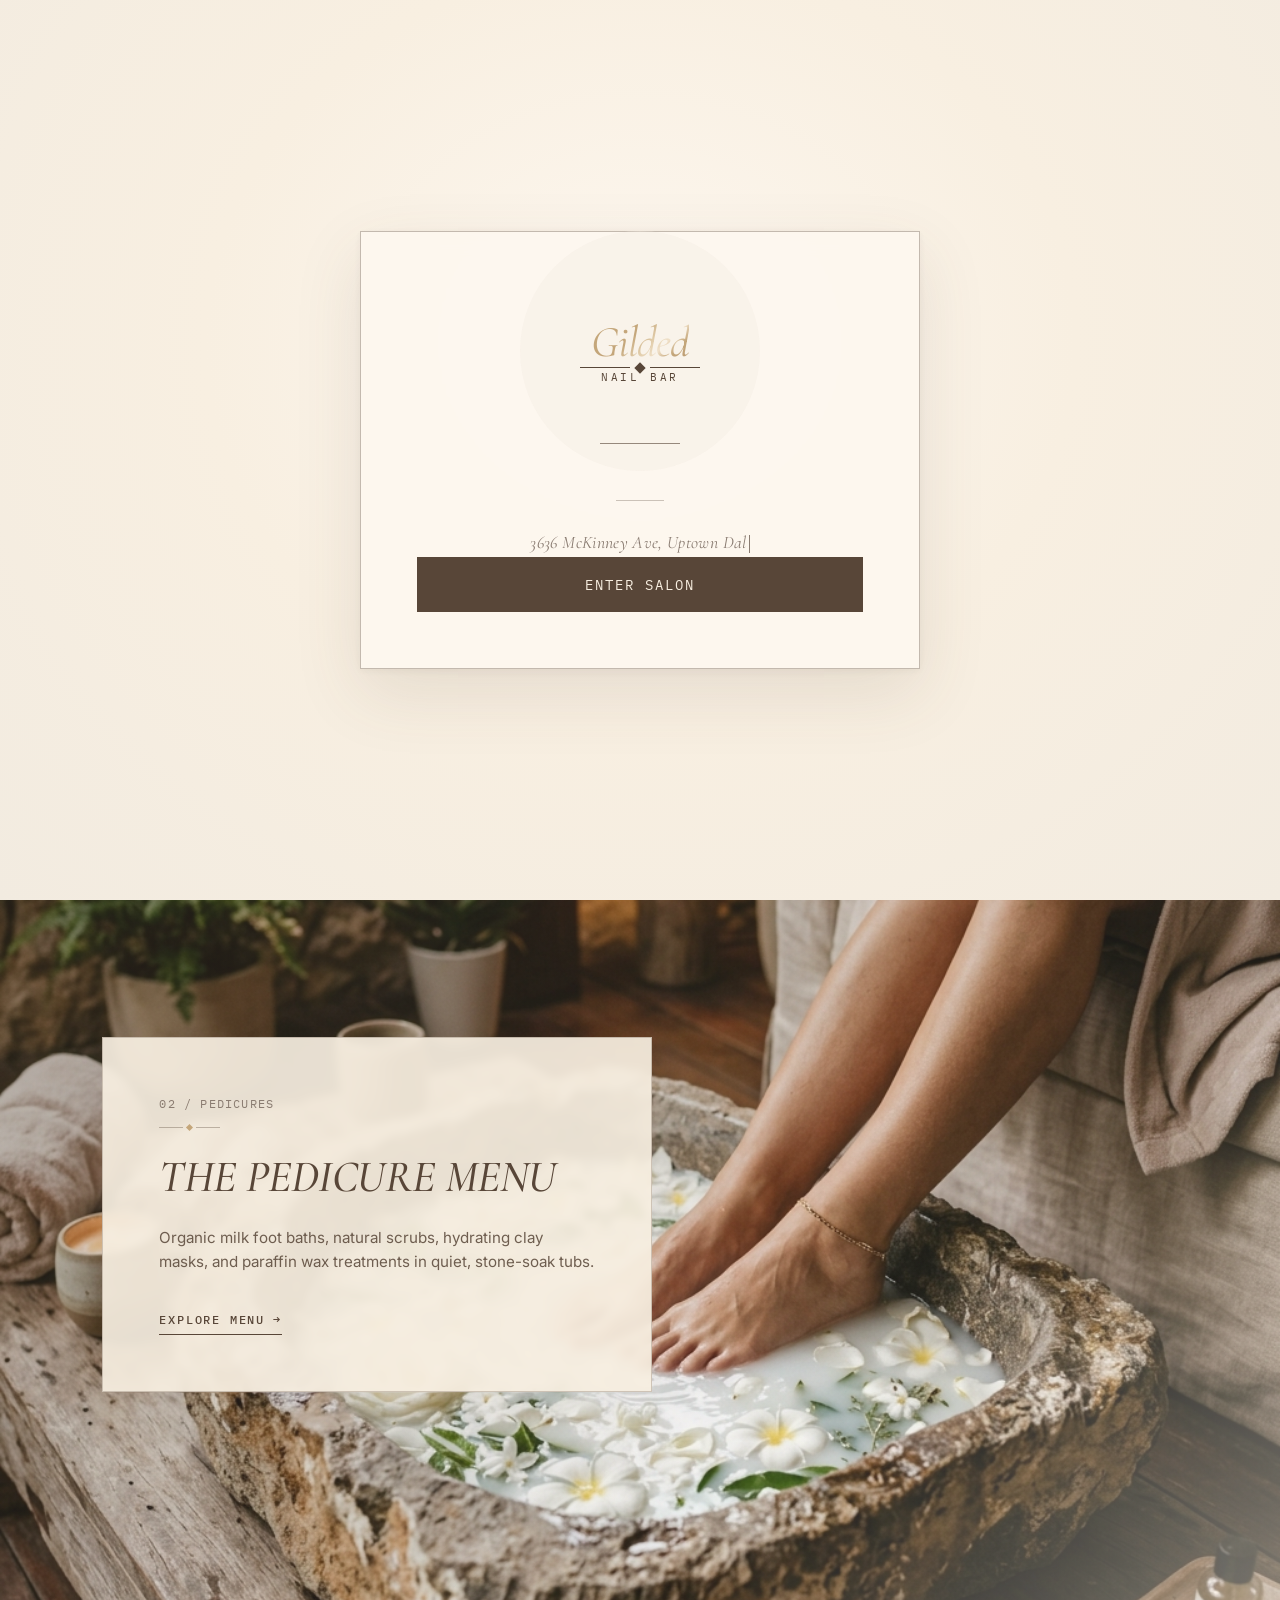
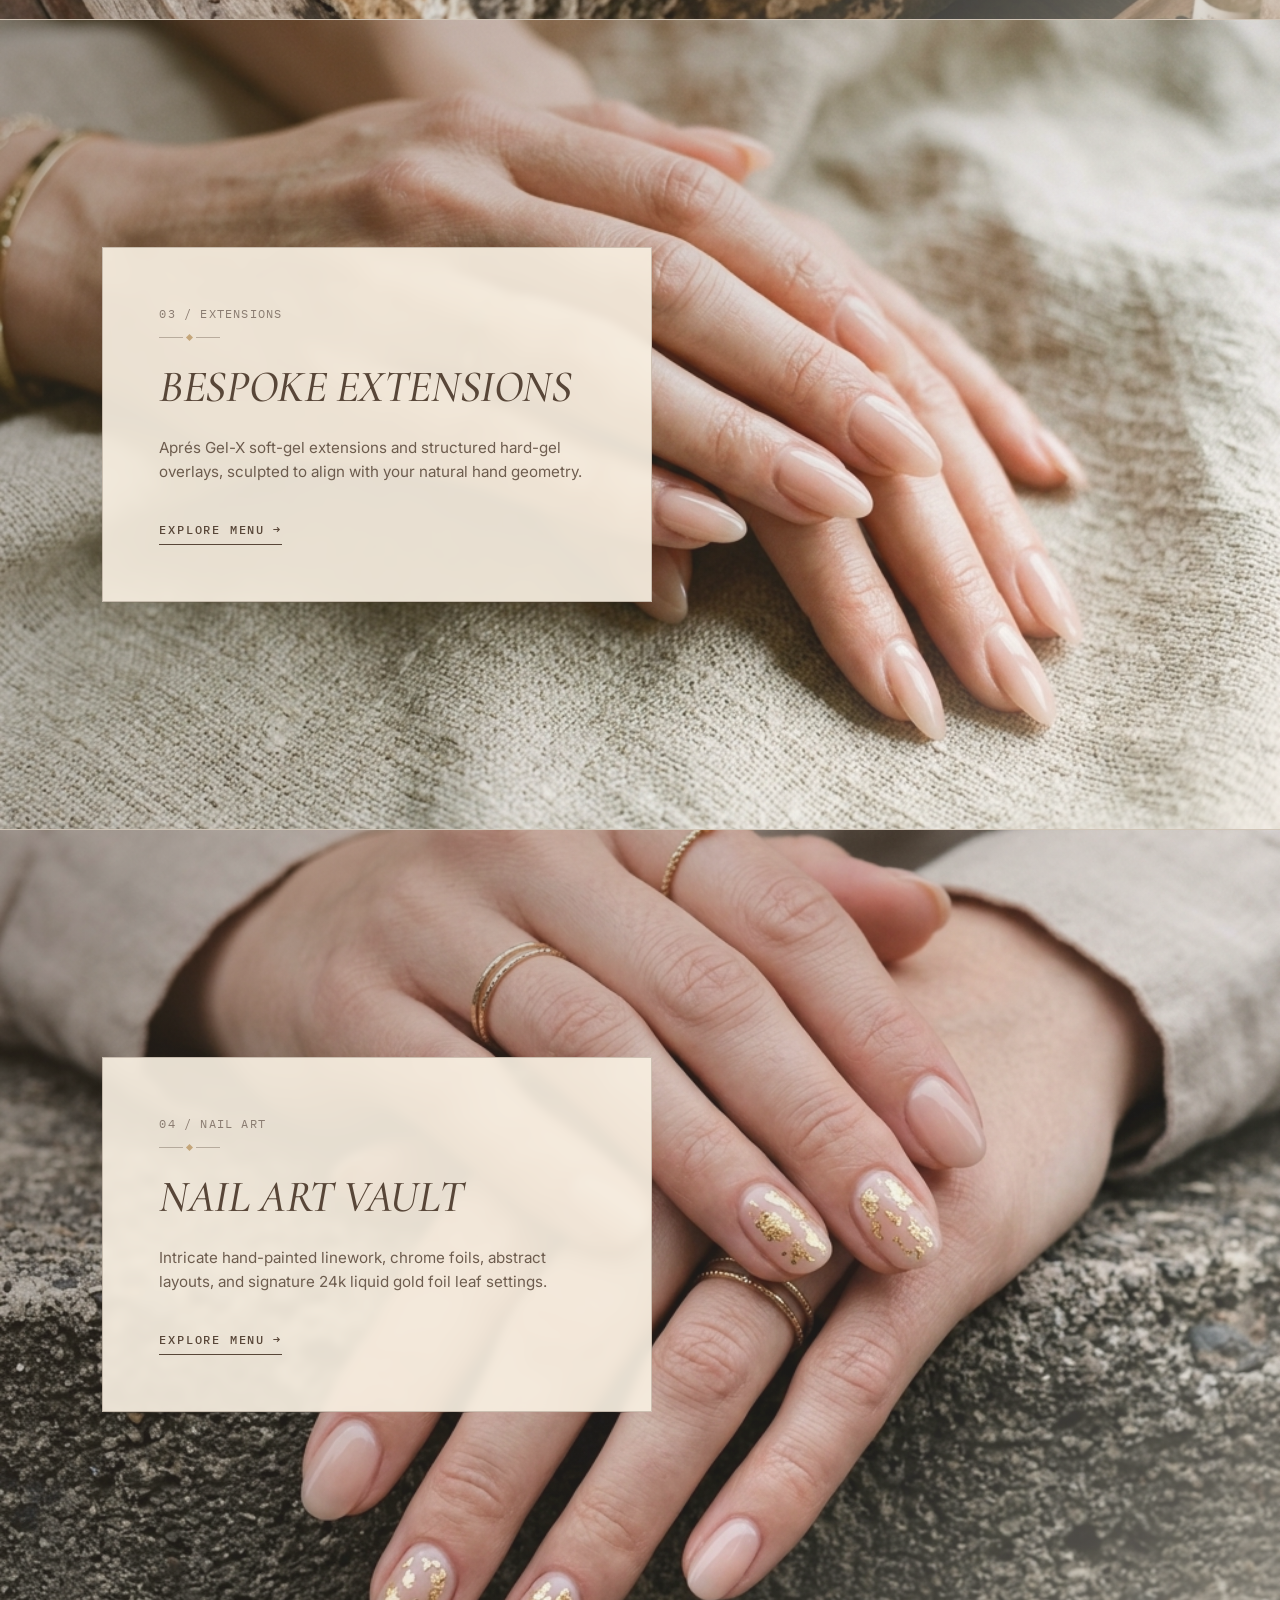
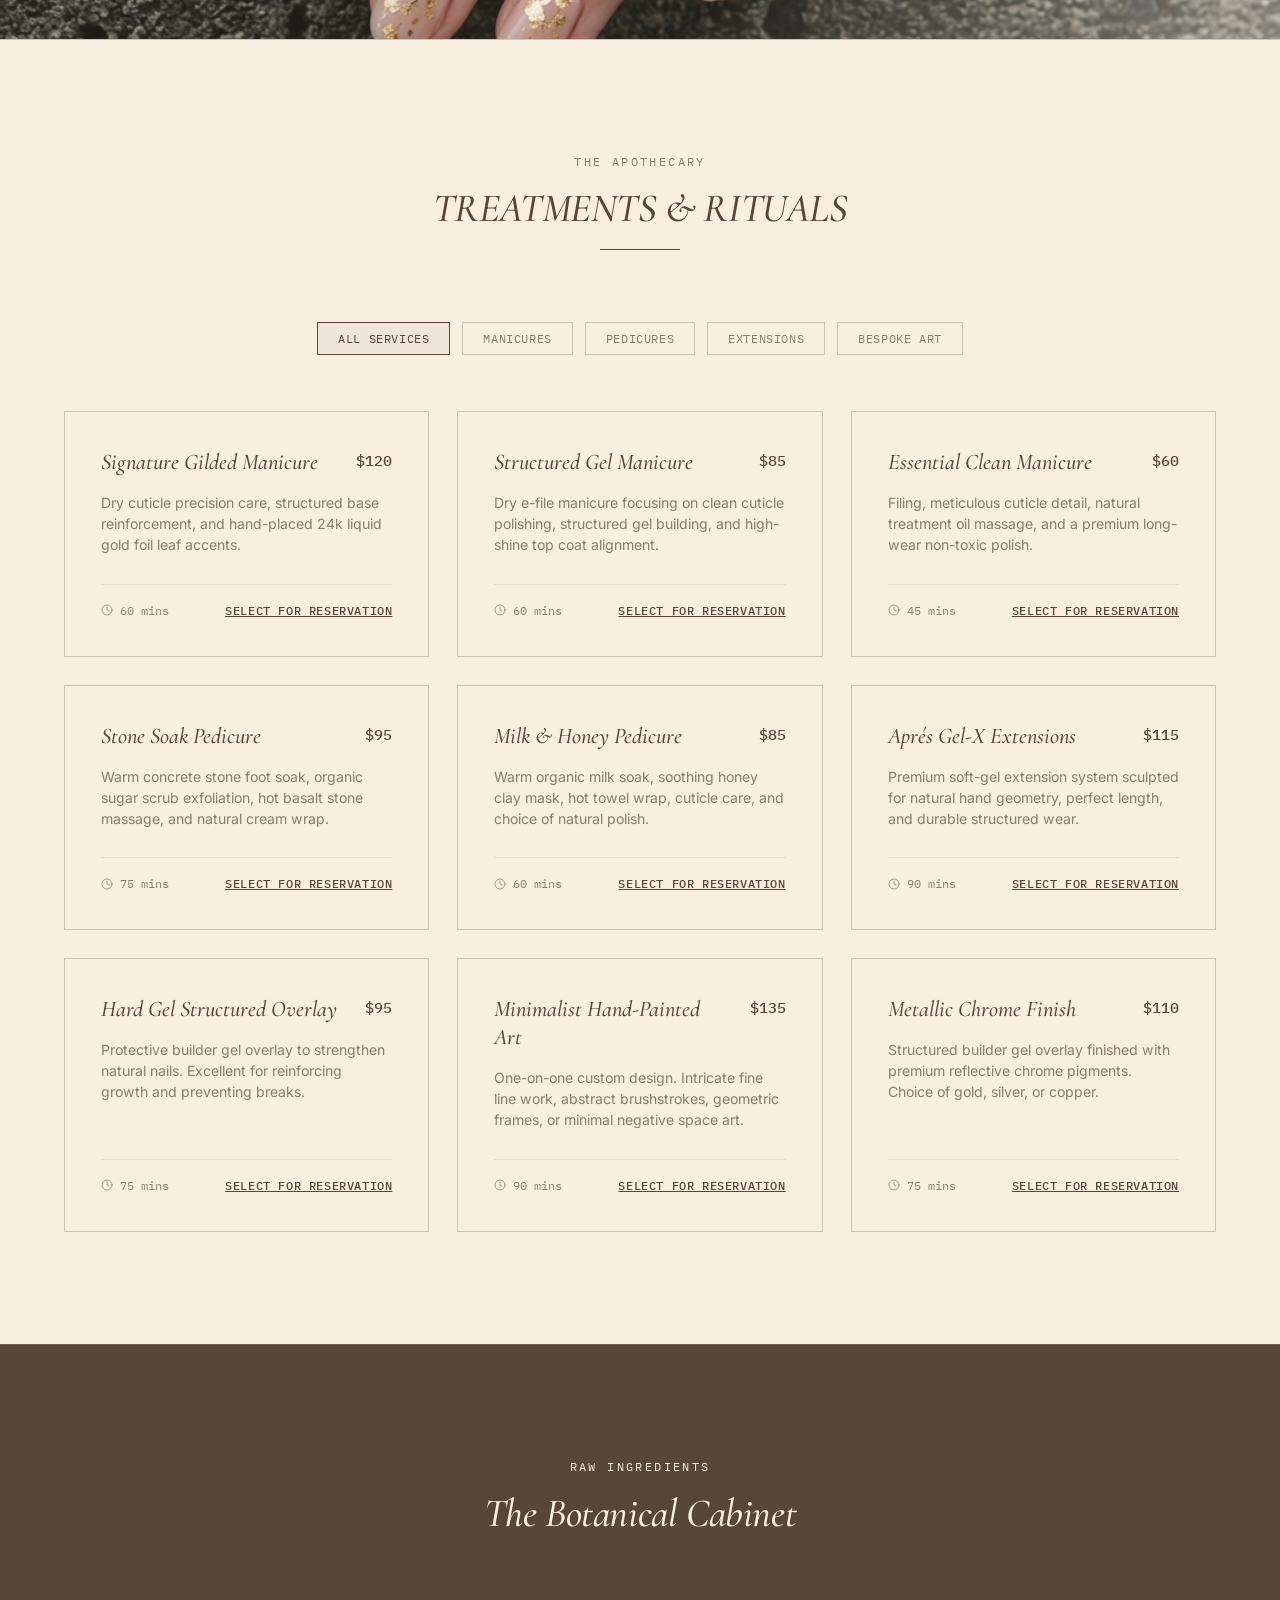
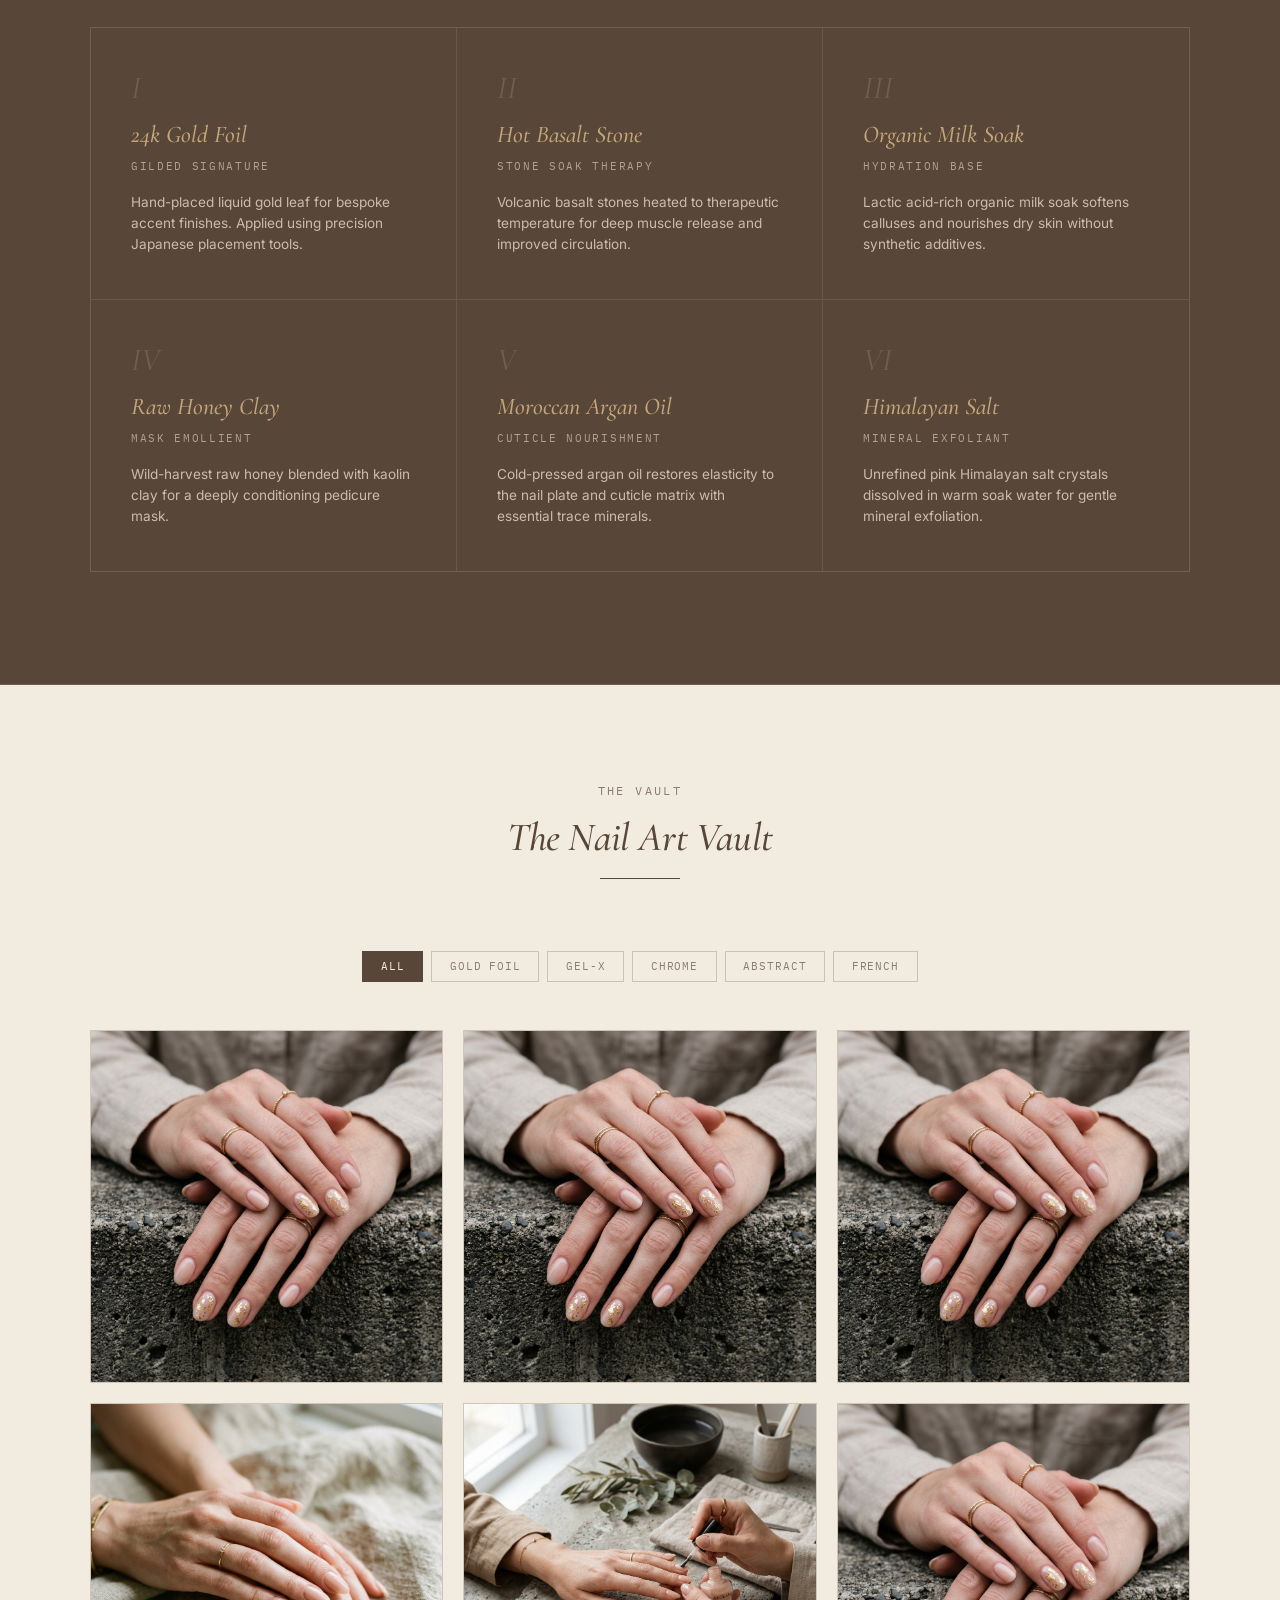
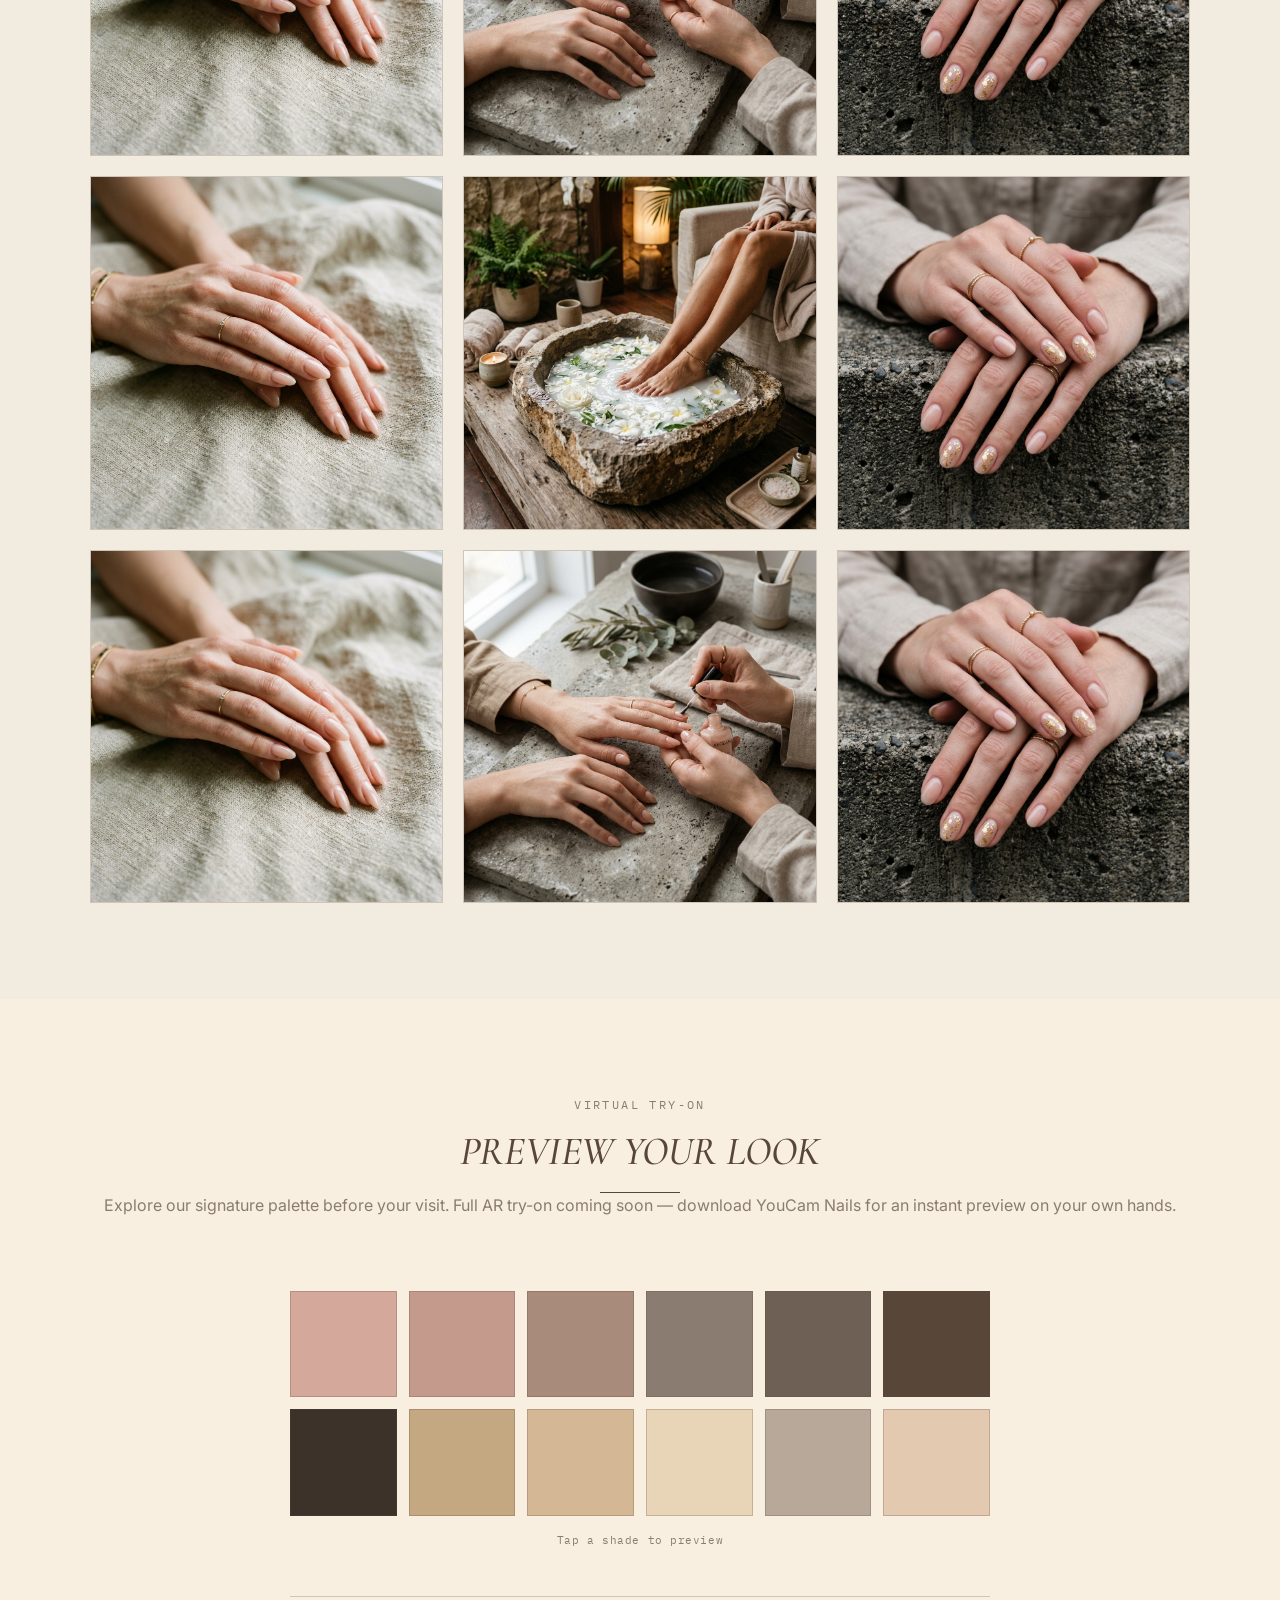
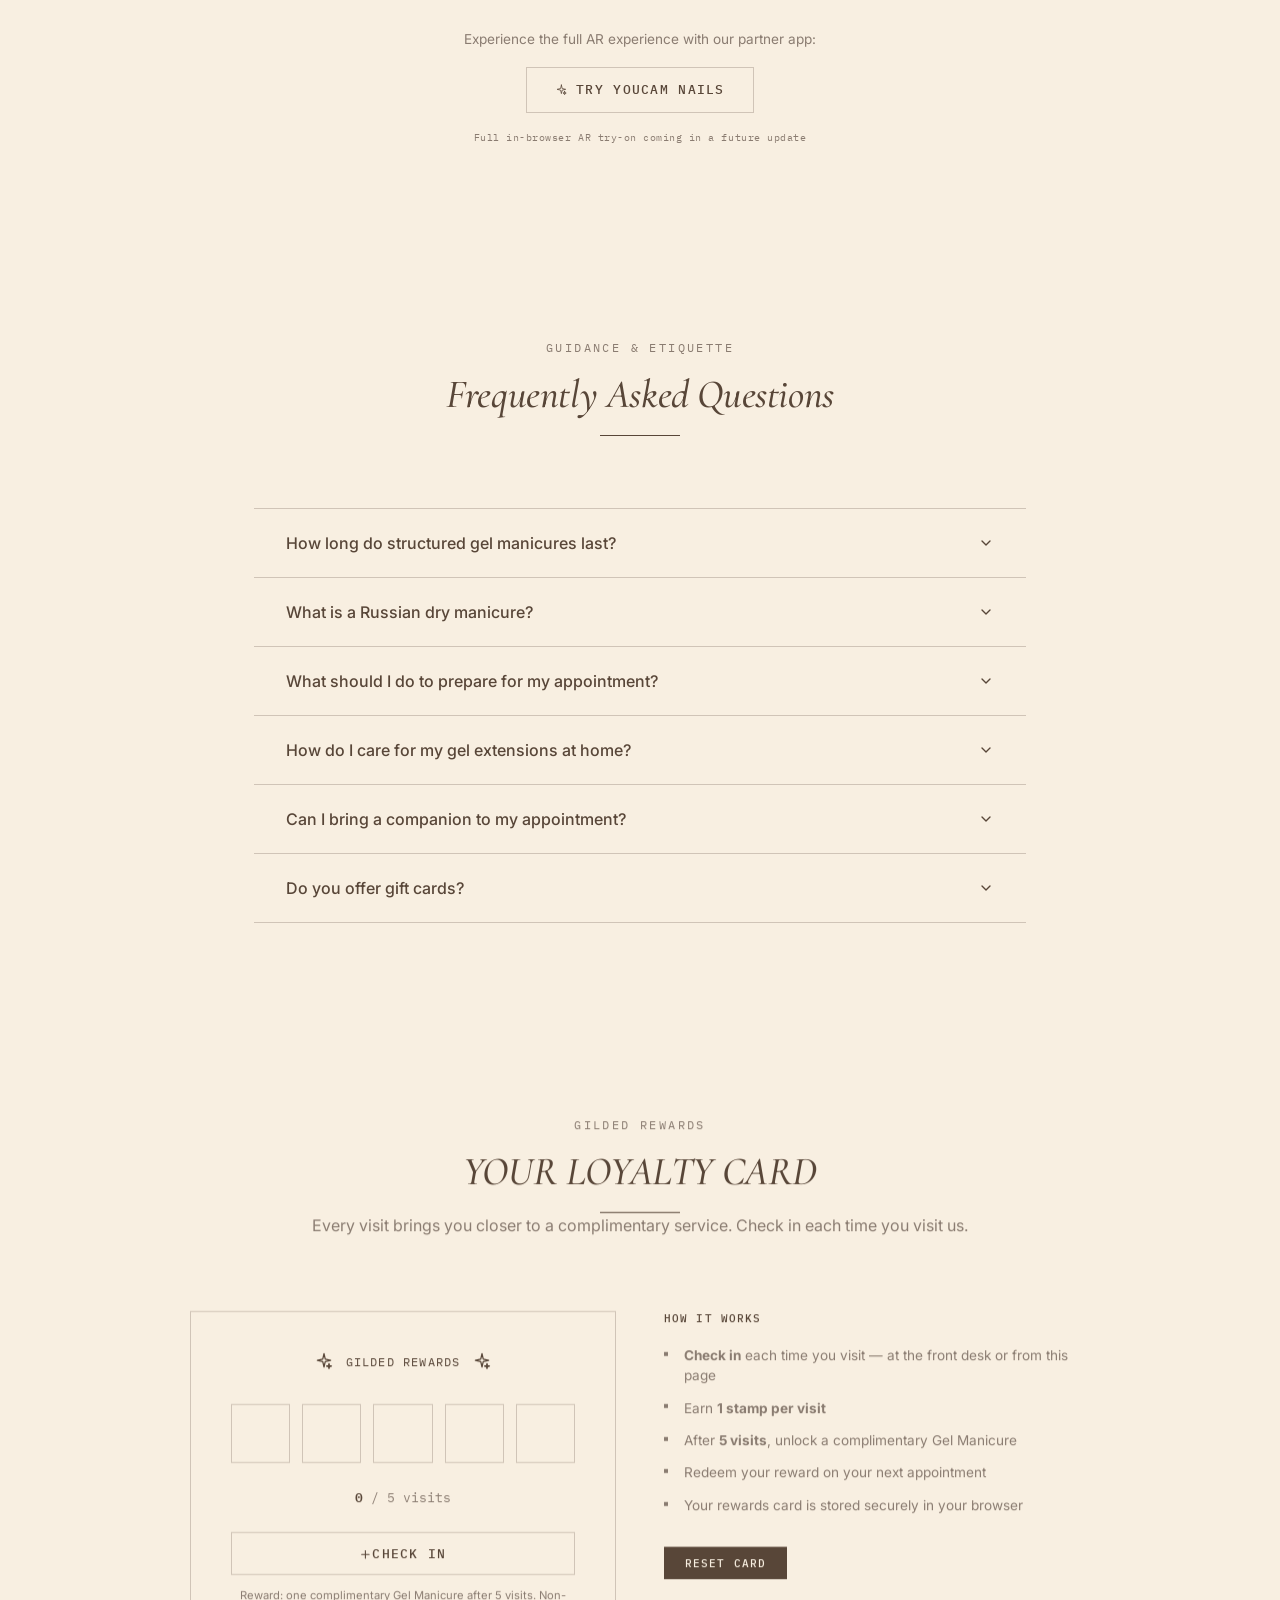
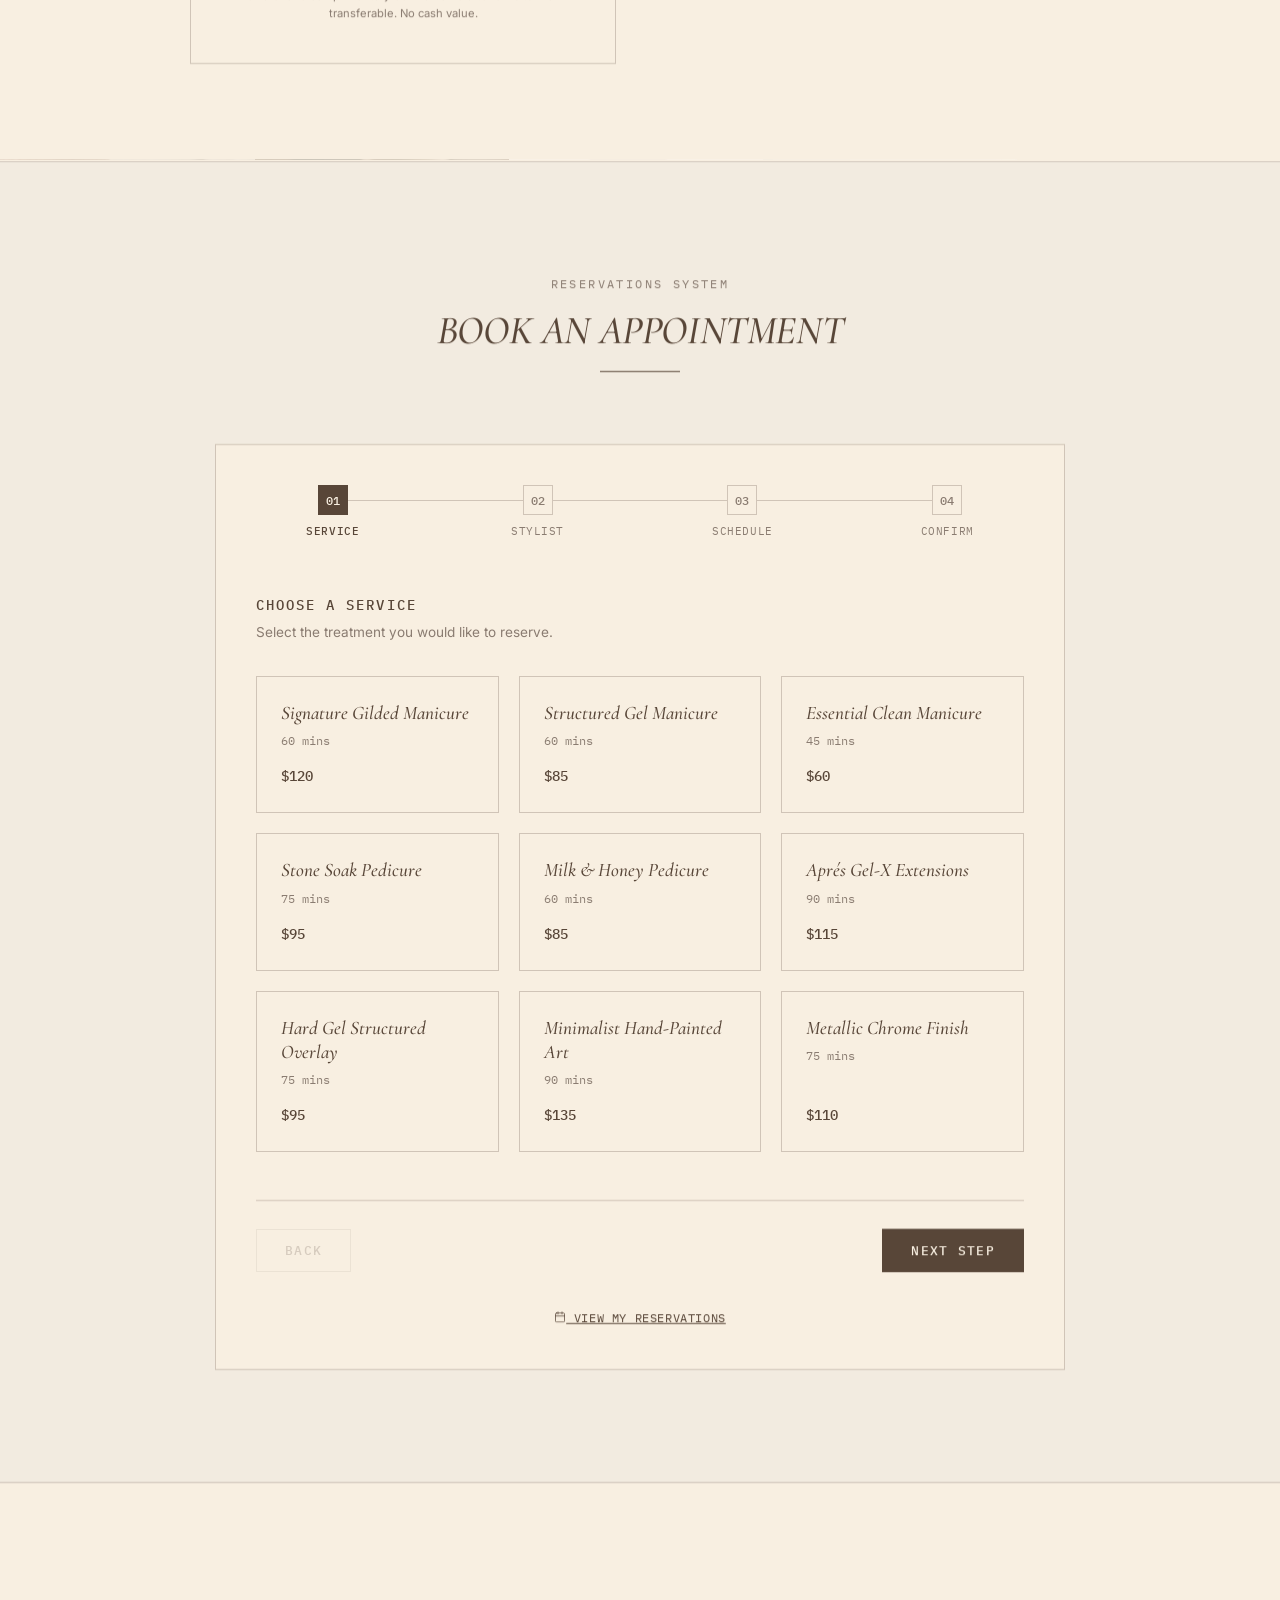
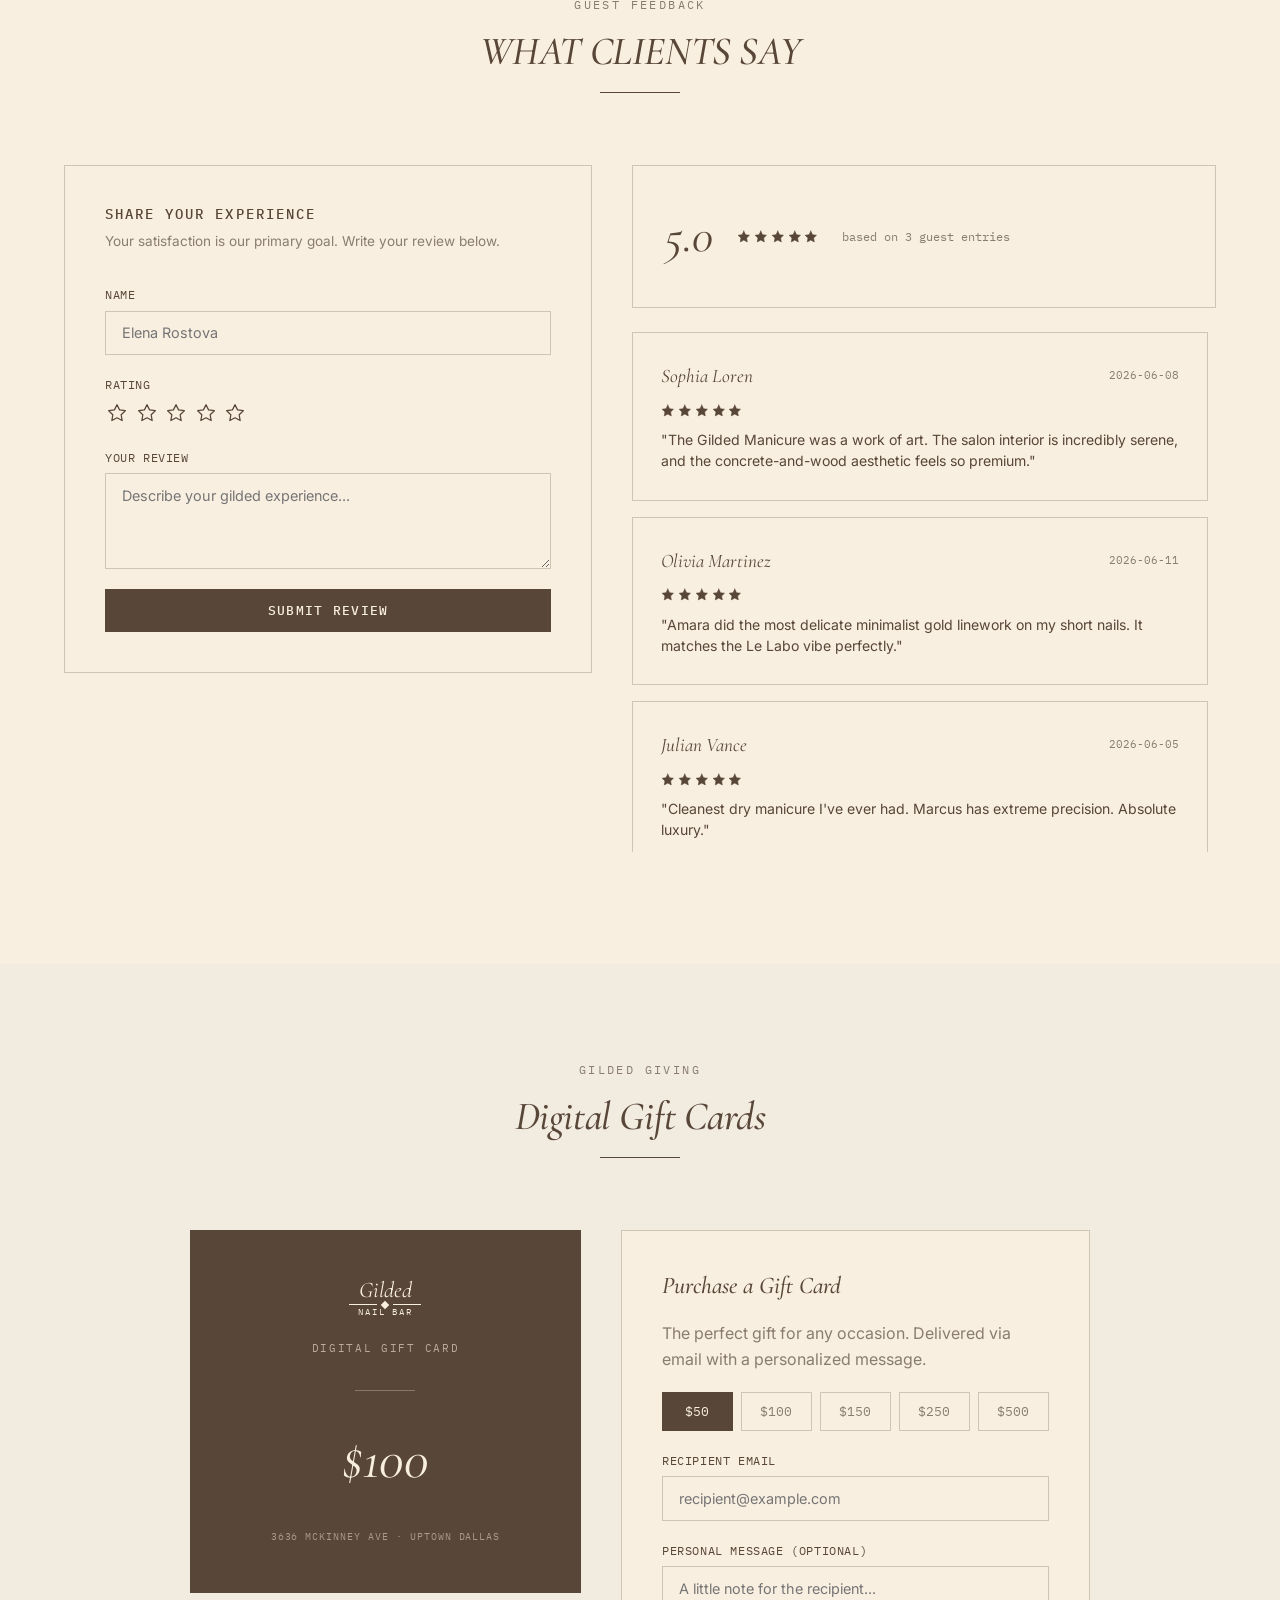
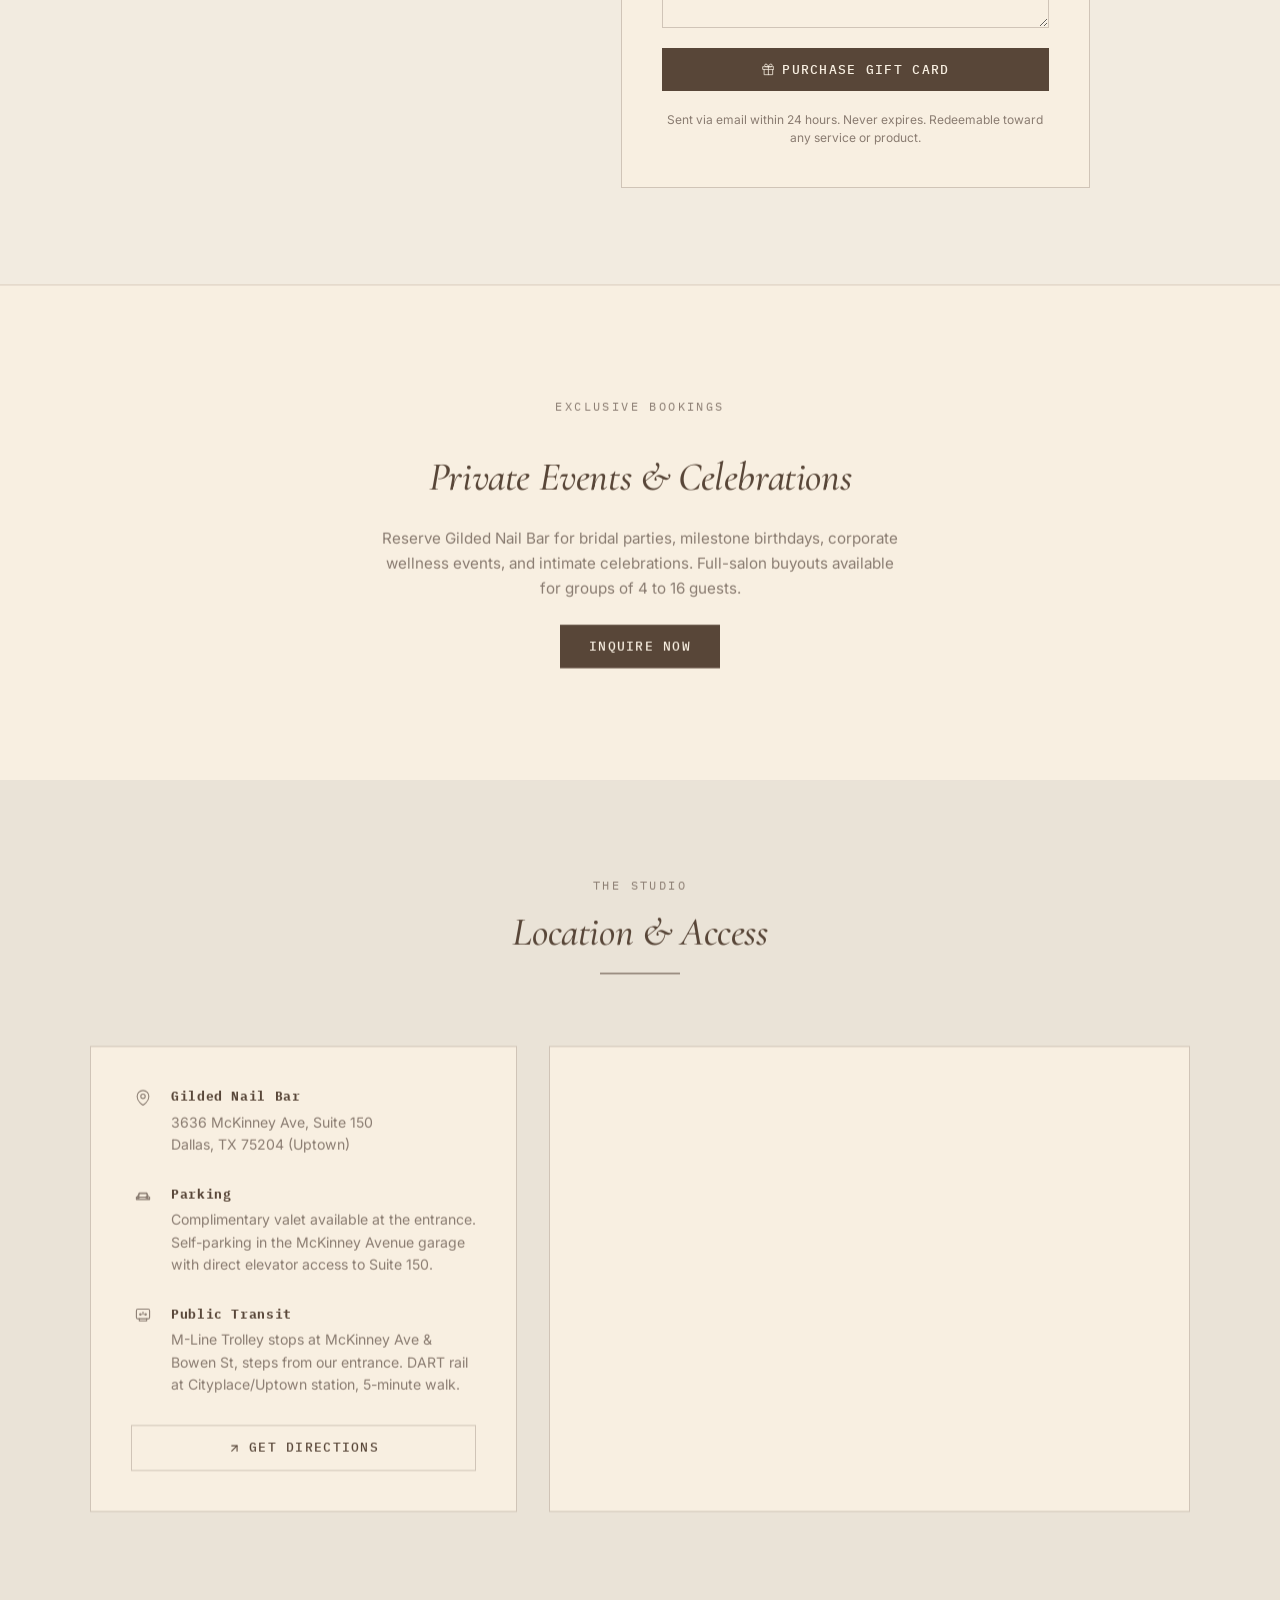
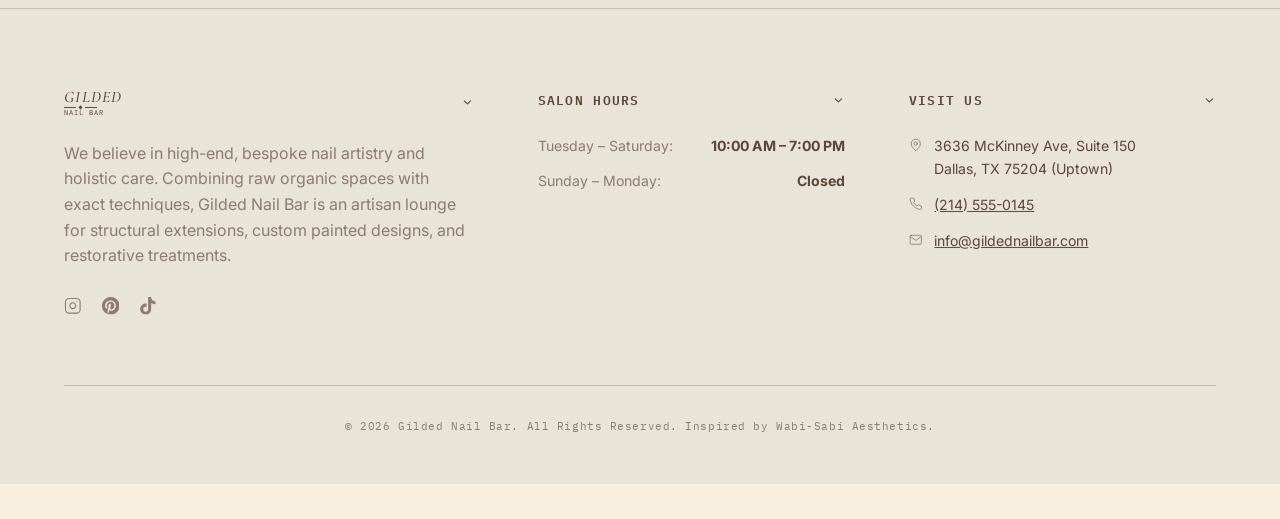
<file: index.html>
<!DOCTYPE html>
<html lang="en">
<head>
    <meta charset="UTF-8">
    <meta name="viewport" content="width=device-width, initial-scale=1.0">
    <title>Gilded Nail Bar | Luxe Minimalist Nail Salon Uptown Dallas</title>
    <link rel="icon" type="image/svg+xml" href="data:image/svg+xml,%3Csvg xmlns='http://www.w3.org/2000/svg' viewBox='0 0 32 32'%3E%3Cpath d='M16 6 L26 16 L16 26 L6 16 Z' fill='%23584638'/%3E%3C/svg%3E">
    <meta name="description" content="Indulge in bespoke luxury nail art, structured gel manicures, and organic pedicures at Gilded Nail Bar on McKinney Ave, Dallas. Book online.">
    <!-- Open Graph SEO -->
    <meta property="og:title" content="Gilded Nail Bar | Luxe Minimalist Nail Salon Uptown Dallas">
    <meta property="og:description" content="Bespoke luxury nail care, structured gel extensions, and gold foil accents in Uptown Dallas. Inspired by raw, minimalist design.">
    <meta property="og:type" content="website">
    <meta property="og:image" content="gilded_logo.png">
    <meta property="og:url" content="https://www.gildednailbar.com">
    
    <!-- Schema.org Structured Data -->
    <script type="application/ld+json">
    {
        "@context": "https://schema.org",
        "@type": "BeautySalon",
        "name": "Gilded Nail Bar",
        "image": "https://www.gildednailbar.com/gilded_logo.png",
        "url": "https://www.gildednailbar.com",
        "telephone": "+1-214-555-0145",
        "email": "info@gildednailbar.com",
        "description": "Indulge in bespoke luxury nail art, structured gel manicures, and organic pedicures at Gilded Nail Bar on McKinney Ave, Dallas.",
        "address": {
            "@type": "PostalAddress",
            "streetAddress": "3636 McKinney Ave, Suite 150",
            "addressLocality": "Dallas",
            "addressRegion": "TX",
            "postalCode": "75204",
            "addressCountry": "US"
        },
        "geo": {
            "@type": "GeoCoordinates",
            "latitude": 32.8041,
            "longitude": -96.8025
        },
        "openingHoursSpecification": [
            { "@type": "OpeningHoursSpecification", "dayOfWeek": ["Tuesday","Wednesday","Thursday","Friday","Saturday"], "opens": "10:00", "closes": "19:00" }
        ],
        "priceRange": "$$$",
        "sameAs": [
            "https://www.instagram.com/gildednailbar",
            "https://www.pinterest.com/gildednailbar",
            "https://www.tiktok.com/@gildednailbar"
        ],
        "aggregateRating": {
            "@type": "AggregateRating",
            "ratingValue": "4.9",
            "bestRating": "5",
            "ratingCount": "128"
        }
    }
    </script>
    
    <!-- Google Fonts -->
    <link rel="preconnect" href="https://fonts.googleapis.com">
    <link rel="preconnect" href="https://fonts.gstatic.com" crossorigin>
    <link href="https://fonts.googleapis.com/css2?family=IBM+Plex+Mono:wght@300;400;500;600&family=Cormorant+Garamond:ital,wght@0,300;0,400;0,500;0,600;0,700;1,300;1,400&family=Inter:wght@300;400;500;600&display=swap" rel="stylesheet">
    <meta name="color-scheme" content="light">
    
    <!-- Custom CSS -->
    <link rel="stylesheet" href="styles.css">
</head>
<body>
    <!-- Skip to content -->
    <a href="#main-content" class="skip-nav">Skip to content</a>

    <!-- Custom SVG Icon Sprite (hidden) -->
    <svg xmlns="http://www.w3.org/2000/svg" style="display:none" aria-hidden="true">
        <defs>
            <symbol id="icon-pin" viewBox="0 0 24 24" fill="none" stroke="currentColor" stroke-width="1.5" stroke-linecap="round" stroke-linejoin="round">
                <path d="M12 22s-8-4.5-8-11.8A8 8 0 0 1 12 2a8 8 0 0 1 8 8.2C20 17.5 12 22 12 22z"/>
                <circle cx="12" cy="10" r="3"/>
            </symbol>
            <symbol id="icon-phone" viewBox="0 0 24 24" fill="none" stroke="currentColor" stroke-width="1.5" stroke-linecap="round" stroke-linejoin="round">
                <path d="M22 16.92v3a2 2 0 0 1-2.18 2 19.79 19.79 0 0 1-8.63-3.07 19.5 19.5 0 0 1-6-6 19.79 19.79 0 0 1-3.07-8.67A2 2 0 0 1 4.11 2h3a2 2 0 0 1 2 1.72 12.84 12.84 0 0 0 .7 2.81 2 2 0 0 1-.45 2.11L8.09 9.91a16 16 0 0 0 6 6l1.27-1.27a2 2 0 0 1 2.11-.45 12.84 12.84 0 0 0 2.81.7A2 2 0 0 1 22 16.92z"/>
            </symbol>
            <symbol id="icon-mail" viewBox="0 0 24 24" fill="none" stroke="currentColor" stroke-width="1.5" stroke-linecap="round" stroke-linejoin="round">
                <path d="M4 4h16c1.1 0 2 .9 2 2v12c0 1.1-.9 2-2 2H4c-1.1 0-2-.9-2-2V6c0-1.1.9-2 2-2z"/>
                <polyline points="22,6 12,13 2,6"/>
            </symbol>
            <symbol id="icon-chevron-down" viewBox="0 0 24 24" fill="none" stroke="currentColor" stroke-width="2" stroke-linecap="round" stroke-linejoin="round">
                <polyline points="6 9 12 15 18 9"/>
            </symbol>
            <symbol id="icon-chevron-left" viewBox="0 0 24 24" fill="none" stroke="currentColor" stroke-width="2" stroke-linecap="round" stroke-linejoin="round">
                <polyline points="15 18 9 12 15 6"/>
            </symbol>
            <symbol id="icon-chevron-right" viewBox="0 0 24 24" fill="none" stroke="currentColor" stroke-width="2" stroke-linecap="round" stroke-linejoin="round">
                <polyline points="9 18 15 12 9 6"/>
            </symbol>
            <symbol id="icon-calendar" viewBox="0 0 24 24" fill="none" stroke="currentColor" stroke-width="1.5" stroke-linecap="round" stroke-linejoin="round">
                <rect x="3" y="4" width="18" height="18" rx="2" ry="2"/>
                <line x1="16" y1="2" x2="16" y2="6"/>
                <line x1="8" y1="2" x2="8" y2="6"/>
                <line x1="3" y1="10" x2="21" y2="10"/>
            </symbol>
            <symbol id="icon-star" viewBox="0 0 24 24" fill="none" stroke="currentColor" stroke-width="1.5" stroke-linecap="round" stroke-linejoin="round">
                <polygon points="12 2 15.09 8.26 22 9.27 17 14.14 18.18 21.02 12 17.77 5.82 21.02 7 14.14 2 9.27 8.91 8.26 12 2"/>
            </symbol>
            <symbol id="icon-star-filled" viewBox="0 0 24 24" fill="currentColor" stroke="currentColor" stroke-width="1" stroke-linecap="round" stroke-linejoin="round">
                <polygon points="12 2 15.09 8.26 22 9.27 17 14.14 18.18 21.02 12 17.77 5.82 21.02 7 14.14 2 9.27 8.91 8.26 12 2"/>
            </symbol>
            <symbol id="icon-check" viewBox="0 0 24 24" fill="none" stroke="currentColor" stroke-width="2.5" stroke-linecap="round" stroke-linejoin="round">
                <polyline points="20 6 9 17 4 12"/>
            </symbol>
            <symbol id="icon-instagram" viewBox="0 0 24 24" fill="none" stroke="currentColor" stroke-width="1.5" stroke-linecap="round" stroke-linejoin="round">
                <rect x="2" y="2" width="20" height="20" rx="5" ry="5"/>
                <path d="M16 11.37A4 4 0 1 1 12.63 8 4 4 0 0 1 16 11.37z"/>
                <line x1="17.5" y1="6.5" x2="17.51" y2="6.5"/>
            </symbol>
            <symbol id="icon-pinterest" viewBox="0 0 24 24" fill="currentColor" stroke="none">
                <path d="M12 0C5.4 0 0 5.4 0 12c0 5.1 3.1 9.4 7.6 11.2-.1-.9-.2-2.4 0-3.4.2-.9 1.4-6 1.4-6s-.4-.7-.4-1.8c0-1.7 1-3 2.2-3 .9 0 1.5.7 1.5 1.6 0 1-.7 2.6-1 4-.3 1.2.6 2.2 1.8 2.2 2.1 0 3.7-2.2 3.7-5.5 0-2.9-2.1-4.9-5-4.9-3.4 0-5.4 2.6-5.4 5.2 0 1 .4 2.1.9 2.7.1.1.1.3 0 .4-.1.4-.3 1.3-.4 1.5-.1.2-.2.3-.4.2-1.4-.7-2.3-2.8-2.3-4.5 0-3.6 2.6-7 7.6-7 4 0 7.1 2.9 7.1 6.7 0 4-2.5 7.2-6.1 7.2-1.2 0-2.3-.6-2.7-1.3l-.7 2.8c-.3 1-.9 2-1.5 2.8C8.5 23.4 10.2 24 12 24c6.6 0 12-5.4 12-12S18.6 0 12 0z"/>
            </symbol>
            <symbol id="icon-tiktok" viewBox="0 0 24 24" fill="currentColor" stroke="none">
                <path d="M12.525.02c1.31-.02 2.61-.01 3.91-.02.08 1.53.63 3.09 1.75 4.17 1.12 1.11 2.7 1.62 4.24 1.79v4.03c-1.44-.05-2.89-.35-4.2-.97-.57-.26-1.1-.59-1.62-.93-.01 2.92.01 5.84-.02 8.75-.08 1.4-.54 2.79-1.35 3.94-1.31 1.92-3.58 3.17-5.91 3.21-1.43.08-2.86-.31-4.08-1.03-2.02-1.19-3.44-3.37-3.65-5.71-.02-.5-.03-1-.01-1.49.18-1.9 1.12-3.72 2.58-4.96 1.66-1.44 3.98-2.13 6.15-1.72.02 1.48-.04 2.96-.04 4.44-.99-.32-2.15-.23-3.02.37-.63.41-1.11 1.04-1.36 1.75-.21.51-.15 1.07-.14 1.61.24 1.64 1.82 3.02 3.5 2.87 1.12-.01 2.19-.66 2.77-1.61.19-.33.4-.67.41-1.06.1-1.79.06-3.57.07-5.36.01-4.03-.01-8.05.02-12.07z"/>
            </symbol>
            <symbol id="icon-sparkle" viewBox="0 0 24 24" fill="none" stroke="currentColor" stroke-width="1.5" stroke-linecap="round" stroke-linejoin="round">
                <path d="M12 2l1.5 6.5L20 10l-6.5 1.5L12 18l-1.5-6.5L4 10l6.5-1.5L12 2z"/>
                <path d="M18 14l.6 2.4L21 17l-2.4.6L18 20l-.6-2.4L15 17l2.4-.6L18 14z"/>
            </symbol>
            <symbol id="icon-car" viewBox="0 0 24 24" fill="none" stroke="currentColor" stroke-width="1.5" stroke-linecap="round" stroke-linejoin="round">
                <path d="M5 17h14M5 17H3v-3.5M5 17l2-8h10l2 8M19 17h2v-3.5M7 14h10M7 14a1.5 1.5 0 1 1-3 0 1.5 1.5 0 0 1 3 0z"/>
                <circle cx="17.5" cy="14" r="1.5"/>
                <path d="M5 12.5L7 8h10l2 4.5"/>
            </symbol>
            <symbol id="icon-train" viewBox="0 0 24 24" fill="none" stroke="currentColor" stroke-width="1.5" stroke-linecap="round" stroke-linejoin="round">
                <rect x="3" y="3" width="18" height="13" rx="2"/>
                <path d="M7 16v3M17 16v3M7 19h10"/>
                <circle cx="8.5" cy="10" r="1"/>
                <circle cx="15.5" cy="10" r="1"/>
                <line x1="12" y1="7" x2="12" y2="10"/>
            </symbol>
            <symbol id="icon-close" viewBox="0 0 24 24" fill="none" stroke="currentColor" stroke-width="2" stroke-linecap="round" stroke-linejoin="round">
                <line x1="18" y1="6" x2="6" y2="18"/>
                <line x1="6" y1="6" x2="18" y2="18"/>
            </symbol>
            <symbol id="icon-menu" viewBox="0 0 24 24" fill="none" stroke="currentColor" stroke-width="2" stroke-linecap="round" stroke-linejoin="round">
                <line x1="3" y1="6" x2="21" y2="6"/>
                <line x1="3" y1="12" x2="21" y2="12"/>
                <line x1="3" y1="18" x2="21" y2="18"/>
            </symbol>
            <symbol id="icon-arrow-up-right" viewBox="0 0 24 24" fill="none" stroke="currentColor" stroke-width="2" stroke-linecap="round" stroke-linejoin="round">
                <line x1="7" y1="17" x2="17" y2="7"/>
                <polyline points="7 7 17 7 17 17"/>
            </symbol>
            <symbol id="icon-clock" viewBox="0 0 24 24" fill="none" stroke="currentColor" stroke-width="1.5" stroke-linecap="round" stroke-linejoin="round">
                <circle cx="12" cy="12" r="10"/>
                <polyline points="12 6 12 12 16 14"/>
            </symbol>
            <symbol id="icon-gift" viewBox="0 0 24 24" fill="none" stroke="currentColor" stroke-width="1.5" stroke-linecap="round" stroke-linejoin="round">
                <polyline points="20 12 20 22 4 22 4 12"/>
                <rect x="2" y="7" width="20" height="5"/>
                <line x1="12" y1="22" x2="12" y2="7"/>
                <path d="M12 7H7.5a2.5 2.5 0 0 1 0-5C11 2 12 7 12 7z"/>
                <path d="M12 7h4.5a2.5 2.5 0 0 0 0-5C13 2 12 7 12 7z"/>
            </symbol>
            <symbol id="icon-leaf" viewBox="0 0 24 24" fill="none" stroke="currentColor" stroke-width="1.5" stroke-linecap="round" stroke-linejoin="round">
                <path d="M2 22c1.5-6 5-11 10-12.5"/>
                <path d="M12 9.5C17.5 7 22 4 22 2c0 4-2 10-6.5 13.5"/>
                <path d="M9.5 14.5c-1.5 2.5-3 5.5-3.5 7.5"/>
            </symbol>
            <symbol id="icon-hand" viewBox="0 0 24 24" fill="none" stroke="currentColor" stroke-width="1.5" stroke-linecap="round" stroke-linejoin="round">
                <path d="M18 11V6a2 2 0 0 0-4 0v5"/>
                <path d="M14 10V4a2 2 0 0 0-4 0v6"/>
                <path d="M10 10.5V6a2 2 0 0 0-4 0v8"/>
                <path d="M6 14c0-2.5 1.5-4 3-4 1.5 0 3 1 3 4 0 1-.5 2-1.5 2.5"/>
                <path d="M13 14.5c.5-1 1.5-1.5 2.5-1.5 2 0 3 1 3 3.5 0 2-2 5-5 5-2 0-3-1-4-2"/>
            </symbol>
            <symbol id="icon-bag" viewBox="0 0 24 24" fill="none" stroke="currentColor" stroke-width="1.5" stroke-linecap="round" stroke-linejoin="round">
                <path d="M6 2L3 6v14a2 2 0 0 0 2 2h14a2 2 0 0 0 2-2V6l-3-4z"/>
                <line x1="3" y1="6" x2="21" y2="6"/>
                <path d="M16 10a4 4 0 0 1-8 0"/>
            </symbol>
            <symbol id="icon-plus" viewBox="0 0 24 24" fill="none" stroke="currentColor" stroke-width="2" stroke-linecap="round" stroke-linejoin="round">
                <line x1="12" y1="5" x2="12" y2="19"/>
                <line x1="5" y1="12" x2="19" y2="12"/>
            </symbol>
        </defs>
    </svg>

    <!-- Splash Entrance Screen -->
    <div class="splash-screen" id="splash-screen">
        <div class="splash-bg"></div>
        <div class="splash-content">
            <div class="splash-logo-container">
                <div class="logo-mark logo-mark-splash splash-logo" id="splash-logo-el">
                    <span class="logo-mark-first">Gilded</span>
                    <div class="logo-mark-line" aria-hidden="true">
                        <span class="logo-mark-bar"></span>
                        <span class="logo-mark-diamond"></span>
                        <span class="logo-mark-bar"></span>
                    </div>
                    <span class="logo-mark-last">Nail Bar</span>
                </div>
            </div>
            <div class="splash-entrance-line" id="splash-entrance-line"></div>
            <div class="splash-box">
                <p class="splash-location-line" id="splash-location-line" data-text="3636 McKinney Ave, Uptown Dallas"></p>
                <button type="button" class="btn-enter" id="enter-site-btn">ENTER SALON</button>
            </div>
        </div>
    </div>

    <!-- Navigation Header -->
    <header class="main-header" id="main-header">
        <div class="header-container">
            <button class="mobile-toggle" id="mobile-toggle" aria-expanded="false" aria-controls="mega-menu" aria-label="Toggle menu">
                <svg class="icon icon-menu" aria-hidden="true"><use href="#icon-menu"/></svg>
                <svg class="icon icon-close" aria-hidden="true"><use href="#icon-close"/></svg>
            </button>

            <a href="#" class="logo-link" id="logo" aria-label="Gilded Nail Bar">
                <div class="logo-mark logo-mark-header">
                    <span class="logo-mark-first">Gilded</span>
                    <div class="logo-mark-line" aria-hidden="true">
                        <span class="logo-mark-bar"></span>
                        <span class="logo-mark-diamond"></span>
                        <span class="logo-mark-bar"></span>
                    </div>
                    <span class="logo-mark-last">Nail Bar</span>
                </div>
            </a>
            
            <div class="header-right">
                <button class="btn btn-sm" id="mega-menu-btn" aria-expanded="false">Menu</button>
                <a href="#booking" class="btn btn-sm btn-solid" id="header-book-btn">Book Appointment</a>
            </div>
        </div>
    </header>

    <!-- Full-Screen Mega Menu -->
    <div class="mega-menu-overlay" id="mega-menu" aria-hidden="true" role="dialog" aria-label="Site Navigation">
        <nav class="mega-menu-container" aria-label="Main navigation">
            <div class="mega-menu-nav">
                <div class="mega-menu-col">
                    <span class="mega-menu-col-label">SERVICES</span>
                    <a href="#category-manicures" class="mega-menu-link" data-section="manicures">Manicures</a>
                    <a href="#category-pedicures" class="mega-menu-link" data-section="pedicures">Pedicures</a>
                    <a href="#category-extensions" class="mega-menu-link" data-section="extensions">Extensions</a>
                    <a href="#category-nailart" class="mega-menu-link" data-section="nailart">Nail Art</a>
                </div>
                <div class="mega-menu-col">
                    <span class="mega-menu-col-label">EXPERIENCE</span>
                    <a href="#gallery" class="mega-menu-link">Nail Art Vault</a>
                    <a href="#tryon" class="mega-menu-link">Virtual Try-On</a>
                    <a href="#gift-cards" class="mega-menu-link">Gift Cards</a>
                    <a href="#loyalty" class="mega-menu-link">Gilded Rewards</a>
                    <a href="#botanical" class="mega-menu-link">Botanical Cabinet</a>
                    <a href="#reviews" class="mega-menu-link">Guest Reviews</a>
                    <a href="#faq" class="mega-menu-link">Guidance</a>
                    <a href="#" class="mega-menu-link open-private-events-btn">Private Events</a>
                </div>
                <div class="mega-menu-col">
                    <span class="mega-menu-col-label">VISIT</span>
                    <a href="#location" class="mega-menu-link">Location & Hours</a>
                    <a href="#booking" class="mega-menu-link mega-menu-cta">Book Appointment</a>
                    <a href="tel:+12145550145" class="mega-menu-link">(214) 555-0145</a>
                </div>
            </div>
            <div class="mega-menu-visual">
                <div class="mega-menu-image" style="background-image: url('manicure_aesthetic.png')" role="img" aria-label="Gilded Nail Bar interior and nail art"></div>
                <p class="mega-menu-tagline">Where your hands tell a story.</p>
            </div>
        </div>
        <button class="mega-menu-close" id="mega-menu-close" aria-label="Close menu">
            <svg class="icon" aria-hidden="true"><use href="#icon-close"/></svg>
        </button>
    </div>

    <main id="main-content">
        <!-- Horizontal Category Heros (Scroll Column) -->
        <section id="category-manicures" class="category-hero">
            <div class="hero-bg" style="background-image: url('manicure_aesthetic.png')" role="img" aria-label="Luxury gel manicure in progress — Gilded Nail Bar"></div>
            <div class="category-hero-overlay">
                <div class="category-hero-content">
                    <span class="cat-number">01 / MANICURES</span>
                    <div class="cat-accent" aria-hidden="true">
                        <span class="cat-accent-bar"></span>
                        <span class="cat-accent-diamond"></span>
                        <span class="cat-accent-bar"></span>
                    </div>
                    <h2 class="cat-title">THE MANICURE MENU</h2>
                    <p class="cat-desc">Essential cuticle care, shaping, Russian dry manicures, structured gel overlays, and bespoke color finishes.</p>
                    <a href="#services" class="cat-btn-explore" data-category="manicures">EXPLORE MENU <span class="cat-btn-arrow" aria-hidden="true">→</span></a>
                </div>
            </div>
        </section>

        <section id="category-pedicures" class="category-hero">
            <div class="hero-bg" style="background-image: url('pedicure_aesthetic.png')" role="img" aria-label="Organic pedicure treatment at Gilded Nail Bar"></div>
            <div class="category-hero-overlay">
                <div class="category-hero-content">
                    <span class="cat-number">02 / PEDICURES</span>
                    <div class="cat-accent" aria-hidden="true">
                        <span class="cat-accent-bar"></span>
                        <span class="cat-accent-diamond"></span>
                        <span class="cat-accent-bar"></span>
                    </div>
                    <h2 class="cat-title">THE PEDICURE MENU</h2>
                    <p class="cat-desc">Organic milk foot baths, natural scrubs, hydrating clay masks, and paraffin wax treatments in quiet, stone-soak tubs.</p>
                    <a href="#services" class="cat-btn-explore" data-category="pedicures">EXPLORE MENU <span class="cat-btn-arrow" aria-hidden="true">→</span></a>
                </div>
            </div>
        </section>

        <section id="category-extensions" class="category-hero">
            <div class="hero-bg" style="background-image: url('extensions_aesthetic.png')" role="img" aria-label="Structured gel nail extensions by Gilded Nail Bar"></div>
            <div class="category-hero-overlay">
                <div class="category-hero-content">
                    <span class="cat-number">03 / EXTENSIONS</span>
                    <div class="cat-accent" aria-hidden="true">
                        <span class="cat-accent-bar"></span>
                        <span class="cat-accent-diamond"></span>
                        <span class="cat-accent-bar"></span>
                    </div>
                    <h2 class="cat-title">BESPOKE EXTENSIONS</h2>
                    <p class="cat-desc">Aprés Gel-X soft-gel extensions and structured hard-gel overlays, sculpted to align with your natural hand geometry.</p>
                    <a href="#services" class="cat-btn-explore" data-category="extensions">EXPLORE MENU <span class="cat-btn-arrow" aria-hidden="true">→</span></a>
                </div>
            </div>
        </section>

        <section id="category-nailart" class="category-hero">
            <div class="hero-bg" style="background-image: url('nailart_aesthetic.png')" role="img" aria-label="Custom nail art portfolio — Gilded Nail Bar"></div>
            <div class="category-hero-overlay">
                <div class="category-hero-content">
                    <span class="cat-number">04 / NAIL ART</span>
                    <div class="cat-accent" aria-hidden="true">
                        <span class="cat-accent-bar"></span>
                        <span class="cat-accent-diamond"></span>
                        <span class="cat-accent-bar"></span>
                    </div>
                    <h2 class="cat-title">NAIL ART VAULT</h2>
                    <p class="cat-desc">Intricate hand-painted linework, chrome foils, abstract layouts, and signature 24k liquid gold foil leaf settings.</p>
                    <a href="#services" class="cat-btn-explore" data-category="nailart">EXPLORE MENU <span class="cat-btn-arrow" aria-hidden="true">→</span></a>
                </div>
            </div>
        </section>

        <!-- Services Section (Apothecary Catalog Grid) -->
        <section id="services" class="services-section">
            <div class="section-header">
                <span class="section-subtitle">THE APOTHECARY</span>
                <h2 class="section-title">TREATMENTS & RITUALS</h2>
                <div class="mono-line-divider"></div>
            </div>

            <!-- Category Tabs -->
            <div class="tabs-container">
                <button class="tab-btn active" data-category="all" id="tab-all">ALL SERVICES</button>
                <button class="tab-btn" data-category="manicures" id="tab-manicures">MANICURES</button>
                <button class="tab-btn" data-category="pedicures" id="tab-pedicures">PEDICURES</button>
                <button class="tab-btn" data-category="extensions" id="tab-extensions">EXTENSIONS</button>
                <button class="tab-btn" data-category="nailart" id="tab-nailart">BESPOKE ART</button>
            </div>

            <!-- Service Items List -->
            <div class="services-grid" id="services-grid">
                <!-- Fallback content for SEO indexing -->
                <div class="service-item-fallback">
                    <h3>Signature Gold Foil Manicure - $120</h3>
                    <p>Filing, cuticle restoration, hot obsidian stone massage, finished with bespoke 24k gold foil leaf accents.</p>
                </div>
            </div>
        </section>

        <!-- Botanical Showcase Section -->
        <section id="botanical" class="botanical-section section--dark">
            <div class="section-header">
                <span class="section-subtitle">RAW INGREDIENTS</span>
                <h2 class="section-title">The Botanical Cabinet</h2>
                <div class="mono-line-divider"></div>
            </div>
            <div class="botanical-grid">
                <div class="botanical-card">
                    <span class="botanical-numeral">I</span>
                    <h3 class="botanical-name">24k Gold Foil</h3>
                    <span class="botanical-label">GILDED SIGNATURE</span>
                    <p class="botanical-desc">Hand-placed liquid gold leaf for bespoke accent finishes. Applied using precision Japanese placement tools.</p>
                </div>
                <div class="botanical-card">
                    <span class="botanical-numeral">II</span>
                    <h3 class="botanical-name">Hot Basalt Stone</h3>
                    <span class="botanical-label">STONE SOAK THERAPY</span>
                    <p class="botanical-desc">Volcanic basalt stones heated to therapeutic temperature for deep muscle release and improved circulation.</p>
                </div>
                <div class="botanical-card">
                    <span class="botanical-numeral">III</span>
                    <h3 class="botanical-name">Organic Milk Soak</h3>
                    <span class="botanical-label">HYDRATION BASE</span>
                    <p class="botanical-desc">Lactic acid-rich organic milk soak softens calluses and nourishes dry skin without synthetic additives.</p>
                </div>
                <div class="botanical-card">
                    <span class="botanical-numeral">IV</span>
                    <h3 class="botanical-name">Raw Honey Clay</h3>
                    <span class="botanical-label">MASK EMOLLIENT</span>
                    <p class="botanical-desc">Wild-harvest raw honey blended with kaolin clay for a deeply conditioning pedicure mask.</p>
                </div>
                <div class="botanical-card">
                    <span class="botanical-numeral">V</span>
                    <h3 class="botanical-name">Moroccan Argan Oil</h3>
                    <span class="botanical-label">CUTICLE NOURISHMENT</span>
                    <p class="botanical-desc">Cold-pressed argan oil restores elasticity to the nail plate and cuticle matrix with essential trace minerals.</p>
                </div>
                <div class="botanical-card">
                    <span class="botanical-numeral">VI</span>
                    <h3 class="botanical-name">Himalayan Salt</h3>
                    <span class="botanical-label">MINERAL EXFOLIANT</span>
                    <p class="botanical-desc">Unrefined pink Himalayan salt crystals dissolved in warm soak water for gentle mineral exfoliation.</p>
                </div>
            </div>
        </section>

        <!-- Gallery / Nail Art Vault -->
        <section id="gallery" class="gallery-section">
            <div class="section-header">
                <span class="section-subtitle">THE VAULT</span>
                <h2 class="section-title">The Nail Art Vault</h2>
                <div class="mono-line-divider"></div>
            </div>
            <div class="gallery-tabs">
                <button class="gallery-tab active" data-filter="all">ALL</button>
                <button class="gallery-tab" data-filter="gold-foil">Gold Foil</button>
                <button class="gallery-tab" data-filter="gel-x">Gel-X</button>
                <button class="gallery-tab" data-filter="chrome">Chrome</button>
                <button class="gallery-tab" data-filter="abstract">Abstract</button>
                <button class="gallery-tab" data-filter="french">French</button>
            </div>
            <div class="gallery-grid" id="gallery-grid">
                <!-- Populated dynamically -->
            </div>
        </section>

        <!-- Virtual Try-On -->
        <section id="tryon" class="tryon-section">
            <div class="section-header">
                <span class="section-subtitle">VIRTUAL TRY-ON</span>
                <h2 class="section-title">PREVIEW YOUR LOOK</h2>
                <div class="mono-line-divider"></div>
                <p class="section-description">Explore our signature palette before your visit. Full AR try-on coming soon — download YouCam Nails for an instant preview on your own hands.</p>
            </div>

            <div class="tryon-container">
                <div class="tryon-palette">
                    <div class="tryon-palette-swatch" style="background-color: #d4a89a;" data-color="Blush Bloom"></div>
                    <div class="tryon-palette-swatch" style="background-color: #c49a8c;" data-color="Dusty Rose"></div>
                    <div class="tryon-palette-swatch" style="background-color: #a88b7a;" data-color="Warm Taupe"></div>
                    <div class="tryon-palette-swatch" style="background-color: #8a7c71;" data-color="Stone Path"></div>
                    <div class="tryon-palette-swatch" style="background-color: #6f6055;" data-color="Earthy Bronze"></div>
                    <div class="tryon-palette-swatch" style="background-color: #584638;" data-color="Gilded Brown"></div>
                    <div class="tryon-palette-swatch" style="background-color: #3d3229;" data-color="Deep Espresso"></div>
                    <div class="tryon-palette-swatch" style="background-color: #c4a882;" data-color="Golden Sand"></div>
                    <div class="tryon-palette-swatch" style="background-color: #d4b896;" data-color="Champagne Glow"></div>
                    <div class="tryon-palette-swatch" style="background-color: #e8d5b8;" data-color="Cream Silk"></div>
                    <div class="tryon-palette-swatch" style="background-color: #b8a89a;" data-color="Greige Stone"></div>
                    <div class="tryon-palette-swatch" style="background-color: #e3c9b0;" data-color="Warm Almond"></div>
                </div>
                <div class="tryon-preview" id="tryon-preview" style="display:none;">
                    <div class="tryon-preview-swatch" id="tryon-preview-swatch"></div>
                </div>
                <p class="tryon-swatch-label" id="tryon-swatch-label">Tap a shade to preview</p>
                <div class="tryon-cta">
                    <p>Experience the full AR experience with our partner app:</p>
                    <a href="https://www.perfectcorp.com/consumer/apps/ycn" target="_blank" rel="noopener" class="btn btn-outline">
                        <svg class="icon" aria-hidden="true"><use href="#icon-sparkle"/></svg>
                        TRY YOUCAM NAILS
                    </a>
                    <span class="tryon-coming-soon">Full in-browser AR try-on coming in a future update</span>
                </div>
            </div>
        </section>

        <!-- FAQ Section -->
        <section id="faq" class="faq-section">
            <div class="section-header">
                <span class="section-subtitle">GUIDANCE & ETIQUETTE</span>
                <h2 class="section-title">Frequently Asked Questions</h2>
                <div class="mono-line-divider"></div>
            </div>
            <div class="faq-container border-card">
                <div class="faq-item">
                    <button class="faq-question" aria-expanded="false" aria-controls="faq-answer-1">
                        <span>How long do structured gel manicures last?</span>
                        <i class="fa-solid fa-chevron-down accordion-arrow"></i>
                    </button>
                    <div class="faq-answer" id="faq-answer-1" role="region">
                        <p>Our structured gel manicures typically last 2–3 weeks with proper aftercare. The key is the dry e-file prep and structured overlay technique we use — this prevents lifting at the cuticle and extends wear time significantly beyond traditional wet manicures. We recommend a refresh at the 2-week mark for optimal appearance.</p>
                    </div>
                </div>
                <div class="faq-item">
                    <button class="faq-question" aria-expanded="false" aria-controls="faq-answer-2">
                        <span>What is a Russian dry manicure?</span>
                        <i class="fa-solid fa-chevron-down accordion-arrow"></i>
                    </button>
                    <div class="faq-answer" id="faq-answer-2" role="region">
                        <p>A Russian dry manicure uses an electric e-file to precisely remove cuticle tissue without soaking in water. This prevents swelling of the nail plate and allows for a cleaner, longer-lasting application. The result is a perfectly clean cuticle area that enhances the longevity of any polish or enhancement. It requires specialized training — our artists are certified in this method.</p>
                    </div>
                </div>
                <div class="faq-item">
                    <button class="faq-question" aria-expanded="false" aria-controls="faq-answer-3">
                        <span>What should I do to prepare for my appointment?</span>
                        <i class="fa-solid fa-chevron-down accordion-arrow"></i>
                    </button>
                    <div class="faq-answer" id="faq-answer-3" role="region">
                        <p>Arrive with clean, bare nails — free of polish, gel, or extensions. Avoid applying hand lotion or cuticle oil on the day of your appointment, as this can interfere with adhesion. For pedicures, wearing open-toed shoes or sandals is recommended. If you have reference images for your desired design, bring them along. We also suggest arriving 5 minutes early to complete any remaining paperwork and select your polish shades.</p>
                    </div>
                </div>
                <div class="faq-item">
                    <button class="faq-question" aria-expanded="false" aria-controls="faq-answer-4">
                        <span>How do I care for my gel extensions at home?</span>
                        <i class="fa-solid fa-chevron-down accordion-arrow"></i>
                    </button>
                    <div class="faq-answer" id="faq-answer-4" role="region">
                        <p>Avoid using your nails as tools (opening cans, peeling labels). Wear gloves when washing dishes or using cleaning products. Apply cuticle oil daily to maintain flexibility around the cuticle area — we recommend our Moroccan Argan Oil blend available in our artisanal shop. If a lift or snag occurs, do not pick at it — contact us for a professional repair to prevent damage to the natural nail.</p>
                    </div>
                </div>
                <div class="faq-item">
                    <button class="faq-question" aria-expanded="false" aria-controls="faq-answer-5">
                        <span>Can I bring a companion to my appointment?</span>
                        <i class="fa-solid fa-chevron-down accordion-arrow"></i>
                    </button>
                    <div class="faq-answer" id="faq-answer-5" role="region">
                        <p>We maintain an intimate, quiet salon environment and respectfully request that guests attend their appointments solo. Our lounge seating is reserved for clients receiving services. However, we welcome groups for private events — inquire about booking the full salon for bridal parties, birthdays, or corporate gatherings of 4–16 guests.</p>
                    </div>
                </div>
                <div class="faq-item">
                    <button class="faq-question" aria-expanded="false" aria-controls="faq-answer-6">
                        <span>Do you offer gift cards?</span>
                        <i class="fa-solid fa-chevron-down accordion-arrow"></i>
                    </button>
                    <div class="faq-answer" id="faq-answer-6" role="region">
                        <p>Yes. Digital gift cards are available in any denomination and can be emailed directly to the recipient with a personalized message. They never expire and may be applied toward any service or retail product. Contact us at info@gildednailbar.com or visit our front desk to purchase.</p>
                    </div>
                </div>
            </div>
        </section>

        <!-- Loyalty Program — Gilded Rewards -->
        <section id="loyalty" class="loyalty-section">
            <div class="section-header">
                <span class="section-subtitle">GILDED REWARDS</span>
                <h2 class="section-title">YOUR LOYALTY CARD</h2>
                <div class="mono-line-divider"></div>
                <p class="section-description">Every visit brings you closer to a complimentary service. Check in each time you visit us.</p>
            </div>

            <div class="loyalty-container">
                <div class="loyalty-card border-card">
                    <div class="loyalty-card-header">
                        <svg class="icon" aria-hidden="true"><use href="#icon-sparkle"/></svg>
                        <span class="loyalty-card-title">Gilded Rewards</span>
                        <svg class="icon" aria-hidden="true"><use href="#icon-sparkle"/></svg>
                    </div>
                    <div class="loyalty-stamps" id="loyalty-stamps"></div>
                    <div class="loyalty-progress">
                        <span id="loyalty-count">0</span> / 5 visits
                    </div>
                    <div class="loyalty-reward" id="loyalty-reward" style="display:none;">
                        <svg class="icon" aria-hidden="true"><use href="#icon-gift"/></svg>
                        <span>You've earned a complimentary Gel Manicure!</span>
                    </div>
                    <button class="btn btn-outline w-100" id="loyalty-checkin-btn">
                        <svg class="icon" aria-hidden="true"><use href="#icon-plus"/></svg>
                        CHECK IN
                    </button>
                    <p class="loyalty-legal">Reward: one complimentary Gel Manicure after 5 visits. Non-transferable. No cash value.</p>
                </div>

                <div class="loyalty-info">
                    <h3>How It Works</h3>
                    <ul>
                        <li><strong>Check in</strong> each time you visit — at the front desk or from this page</li>
                        <li>Earn <strong>1 stamp per visit</strong></li>
                        <li>After <strong>5 visits</strong>, unlock a complimentary Gel Manicure</li>
                        <li>Redeem your reward on your next appointment</li>
                        <li>Your rewards card is stored securely in your browser</li>
                    </ul>
                    <button class="btn btn-solid" id="loyalty-reset-btn">RESET CARD</button>
                </div>
            </div>
        </section>

        <!-- Interactive Booking Wizard -->
        <section id="booking" class="booking-section">
            <div class="section-header">
                <span class="section-subtitle">RESERVATIONS SYSTEM</span>
                <h2 class="section-title">BOOK AN APPOINTMENT</h2>
                <div class="mono-line-divider"></div>
            </div>

            <div class="booking-container border-card">
                <!-- Progress Header -->
                <div class="booking-steps-bar" role="progressbar" aria-valuemin="1" aria-valuemax="4" aria-valuenow="1" id="booking-progress-bar">
                    <div class="step active" data-step="1">
                        <span class="step-num">01</span>
                        <span class="step-label">Service</span>
                    </div>
                    <div class="step" data-step="2">
                        <span class="step-num">02</span>
                        <span class="step-label">Stylist</span>
                    </div>
                    <div class="step" data-step="3">
                        <span class="step-num">03</span>
                        <span class="step-label">Schedule</span>
                    </div>
                    <div class="step" data-step="4">
                        <span class="step-num">04</span>
                        <span class="step-label">Confirm</span>
                    </div>
                </div>

                <!-- Booking Panel Views -->
                <div class="booking-panel-content">
                    <!-- Step 1: Services List Selection -->
                    <div class="booking-panel active" id="booking-panel-1">
                        <h3 class="panel-title">CHOOSE A SERVICE</h3>
                        <p class="panel-desc">Select the treatment you would like to reserve.</p>
                        <div class="booking-selection-grid" id="booking-services-list">
                            <!-- Populated dynamically -->
                        </div>
                    </div>

                    <!-- Step 2: Choose Stylist -->
                    <div class="booking-panel" id="booking-panel-2">
                        <h3 class="panel-title">CHOOSE A STYLIST</h3>
                        <p class="panel-desc">Our master artists are dedicated to perfecting your nails.</p>
                        <div class="booking-selection-grid" id="booking-stylists-list">
                            <!-- Populated dynamically -->
                        </div>
                    </div>

                    <!-- Step 3: Date and Time Selector -->
                    <div class="booking-panel" id="booking-panel-3">
                        <h3 class="panel-title">SELECT DATE & TIME</h3>
                        <p class="panel-desc">Select an available appointment slot from the calendar.</p>
                        <div class="datetime-picker-wrapper">
                            <div class="calendar-card border-card">
                                <div class="calendar-header">
                                    <button type="button" class="calendar-nav-btn" id="prev-month-btn" aria-label="Previous month"><i class="fa-solid fa-chevron-left"></i></button>
                                    <h4 id="calendar-month-year">June 2026</h4>
                                    <button type="button" class="calendar-nav-btn" id="next-month-btn" aria-label="Next month"><i class="fa-solid fa-chevron-right"></i></button>
                                </div>
                                <div class="calendar-weekdays">
                                    <span>SU</span><span>MO</span><span>TU</span><span>WE</span><span>TH</span><span>FR</span><span>SA</span>
                                </div>
                                <div class="calendar-days" id="calendar-days-grid">
                                    <!-- Dynamic calendar -->
                                </div>
                            </div>

                            <div class="time-slots-card border-card">
                                <h4>AVAILABLE TIME SLOTS</h4>
                                <div class="time-slots-grid" id="time-slots-list">
                                    <!-- Dynamic time slots -->
                                </div>
                            </div>
                        </div>
                    </div>

                    <!-- Step 4: Contact & Confirm Details -->
                    <div class="booking-panel" id="booking-panel-4">
                        <h3 class="panel-title">PERSONAL DETAILS</h3>
                        <p class="panel-desc">Complete your reservation information.</p>
                        <form class="booking-form" id="booking-details-form">
                            <div class="form-row">
                                <div class="form-group">
                                    <label for="client-name">Full Name</label>
                                    <input type="text" id="client-name" name="name" required placeholder="e.g. Elena Rostova">
                                </div>
                                <div class="form-group">
                                    <label for="client-email">Email Address</label>
                                    <input type="email" id="client-email" name="email" required placeholder="e.g. elena@example.com">
                                </div>
                            </div>
                            <div class="form-group">
                                <label for="client-phone">Phone Number</label>
                                <input type="tel" id="client-phone" name="phone" required placeholder="e.g. (214) 555-0145">
                            </div>
                            <div class="form-group">
                                <label for="client-notes">Special Requests (Optional)</label>
                                <textarea id="client-notes" name="notes" placeholder="Any nail art style preference, structural requests, or details..."></textarea>
                            </div>

                            <div class="deposit-section">
                                <div class="deposit-notice">
                                    <svg class="icon" aria-hidden="true"><use href="#icon-sparkle"/></svg>
                                    <span>A <strong>$10 deposit</strong> is required to secure this appointment. This will be deducted from your total balance.</span>
                                </div>
                                <div class="deposit-card-mock" id="deposit-card-mock">
                                    <div class="deposit-card-row">
                                        <span class="deposit-label">Card Number</span>
                                        <div class="deposit-dots">•••• •••• •••• ••••</div>
                                    </div>
                                    <div class="deposit-card-row">
                                        <span class="deposit-label">EXP</span>
                                        <span class="deposit-label">CVV</span>
            </div>
        </nav>
                                <label class="deposit-checkbox">
                                    <input type="checkbox" id="deposit-consent" name="deposit-consent" required>
                                    <span>I authorize a $10 hold to secure my booking. Refundable with 24h cancellation.</span>
                                </label>
                            </div>
                        </form>
                    </div>
                </div>

                <!-- Booking Panel Actions Navigation -->
                <div class="booking-panel-actions">
                    <button class="btn btn-outline" id="booking-prev-btn" disabled>Back</button>
                    <button class="btn btn-solid" id="booking-next-btn">Next Step</button>
                </div>
            </div>

            <div class="booking-helper-links">
                <a href="#" class="view-bookings-link" id="view-bookings-btn"><i class="fa-solid fa-calendar-check"></i> VIEW MY RESERVATIONS</a>
            </div>

            <!-- Booking Success Receipt Modal (Simulating server output) -->
            <div class="modal-overlay" id="receipt-modal" aria-hidden="true" role="dialog">
                <div class="receipt-card border-card">
                    <div class="receipt-success-badge" id="receipt-success-badge">
                        <i class="fa-solid fa-check"></i>
                    </div>
                    <h2>RESERVATION CONFIRMED</h2>
                    <p class="receipt-subtitle">Thank you for choosing Gilded Nail Bar.</p>
                    
                    <div class="receipt-divider"></div>
                    
                    <div class="receipt-details">
                        <div class="receipt-row">
                            <span>SERVICE:</span>
                            <strong id="receipt-service">Nail Art Session</strong>
                        </div>
                        <div class="receipt-row">
                            <span>ARTIST:</span>
                            <strong id="receipt-stylist">Amara King (Master Artist)</strong>
                        </div>
                        <div class="receipt-row">
                            <span>DATE & TIME:</span>
                            <strong id="receipt-datetime">June 18, 2026 at 2:00 PM</strong>
                        </div>
                        <div class="receipt-row">
                            <span>CLIENT:</span>
                            <strong id="receipt-client">Elena Rostova</strong>
                        </div>
                        <div id="receipt-addons-container"></div>
                        <div class="receipt-row total-row">
                            <span>TOTAL COST:</span>
                            <strong id="receipt-price" class="price-highlight">$120.00</strong>
                        </div>
                        <div class="receipt-row">
                            <span>DEPOSIT PAID:</span>
                            <strong>$10.00</strong>
                        </div>
                        <div class="receipt-row" style="color: var(--color-muted); font-size: 0.75rem;">
                            <span>Remaining balance due at visit</span>
                        </div>
                    </div>
                    
                    <div class="receipt-divider"></div>

            <div class="receipt-preparation">
                <h4>Preparing for Your Visit</h4>
                <ul>
                    <li>Arrive with clean, bare nails — free of polish, gel, or extensions</li>
                    <li>Avoid hand lotion or cuticle oil on appointment day</li>
                    <li>Complimentary valet parking at our McKinney Ave entrance</li>
                    <li>Please arrive 5 minutes early to select polish shades</li>
                    <li>We maintain a quiet, intimate environment — companion-free</li>
                </ul>
            </div>

            <button class="btn btn-outline w-100" id="receipt-ics-btn" style="gap: 0.5rem; margin-bottom: 0.75rem;">
                <svg class="icon" aria-hidden="true"><use href="#icon-calendar"/></svg>
                ADD TO CALENDAR
            </button>
            
            <button class="btn btn-solid w-100" id="receipt-close-btn">DONE</button>
                </div>
            </div>

            <!-- Bookings List Modal -->
            <div class="modal-overlay" id="bookings-modal" aria-hidden="true" role="dialog">
                <div class="receipt-card border-card bookings-list-card">
                    <h2>MY RESERVATIONS</h2>
                    <p class="receipt-subtitle">View and manage your active luxury appointments.</p>
                    
                    <div class="receipt-divider"></div>
                    
                    <div class="bookings-list-container" id="bookings-list-container">
                        <!-- Bookings generated dynamically -->
                    </div>
                    
                    <div class="receipt-divider"></div>
                    
                    <button class="btn btn-outline w-100" id="bookings-modal-close-btn">CLOSE</button>
                </div>
            </div>
        </section>

        <!-- Reviews Section -->
        <section id="reviews" class="reviews-section">
            <div class="section-header">
                <span class="section-subtitle">GUEST FEEDBACK</span>
                <h2 class="section-title">WHAT CLIENTS SAY</h2>
                <div class="mono-line-divider"></div>
            </div>

            <div class="reviews-container">
                <!-- Left: Write a review form -->
                <div class="review-form-card border-card">
                    <h3>SHARE YOUR EXPERIENCE</h3>
                    <p>Your satisfaction is our primary goal. Write your review below.</p>
                    <form id="new-review-form" class="review-form">
                        <div class="form-group">
                            <label for="review-name">Name</label>
                            <input type="text" id="review-name" name="review-name" required placeholder="Elena Rostova">
                        </div>
                        <div class="form-group">
                            <label>Rating</label>
                            <div class="star-rating-input" id="star-rating-input">
                                <button type="button" class="star-btn" data-rating="1" aria-label="1 star"><svg class="icon" aria-hidden="true"><use href="#icon-star"/></svg></button>
                                <button type="button" class="star-btn" data-rating="2" aria-label="2 stars"><svg class="icon" aria-hidden="true"><use href="#icon-star"/></svg></button>
                                <button type="button" class="star-btn" data-rating="3" aria-label="3 stars"><svg class="icon" aria-hidden="true"><use href="#icon-star"/></svg></button>
                                <button type="button" class="star-btn" data-rating="4" aria-label="4 stars"><svg class="icon" aria-hidden="true"><use href="#icon-star"/></svg></button>
                                <button type="button" class="star-btn" data-rating="5" aria-label="5 stars"><svg class="icon" aria-hidden="true"><use href="#icon-star"/></svg></button>
                            </div>
                        </div>
                        <div class="form-group">
                            <label for="review-text">Your Review</label>
                            <textarea id="review-text" name="review-text" required placeholder="Describe your gilded experience..." rows="4"></textarea>
                        </div>
                        <button type="submit" class="btn btn-solid w-100" id="submit-review-btn">SUBMIT REVIEW</button>
                    </form>
                </div>

                <!-- Right: Reviews Display Feed -->
                <div class="reviews-feed-column">
                    <div class="reviews-summary border-card">
                        <div class="summary-score">
                            <span class="avg-score" id="avg-score">4.9</span>
                            <div class="stars" id="avg-stars-display">
                                <svg class="icon icon-star-filled" aria-hidden="true"><use href="#icon-star-filled"/></svg>
                                <svg class="icon icon-star-filled" aria-hidden="true"><use href="#icon-star-filled"/></svg>
                                <svg class="icon icon-star-filled" aria-hidden="true"><use href="#icon-star-filled"/></svg>
                                <svg class="icon icon-star-filled" aria-hidden="true"><use href="#icon-star-filled"/></svg>
                                <svg class="icon icon-star-filled" aria-hidden="true"><use href="#icon-star-filled"/></svg>
                            </div>
                            <span class="total-reviews" id="total-reviews-count">based on 128 verified guest entries</span>
                        </div>
                    </div>
                    <div class="reviews-feed" id="reviews-feed">
                        <!-- Reviews generated dynamically -->
                    </div>
                </div>
            </div>
        </section>

        <!-- Gift Cards Section -->
        <section id="gift-cards" class="gift-cards-section">
            <div class="section-header">
                <span class="section-subtitle">GILDED GIVING</span>
                <h2 class="section-title">Digital Gift Cards</h2>
                <div class="mono-line-divider"></div>
            </div>
            <div class="gift-cards-container">
                <div class="gift-card-preview border-card">
                    <div class="gift-card-face">
                        <div class="logo-mark logo-mark-gift" style="margin-bottom: 1.5rem;">
                            <span class="logo-mark-first">Gilded</span>
                            <div class="logo-mark-line" aria-hidden="true">
                                <span class="logo-mark-bar"></span>
                                <span class="logo-mark-diamond"></span>
                                <span class="logo-mark-bar"></span>
                            </div>
                            <span class="logo-mark-last">Nail Bar</span>
                        </div>
                        <p class="gift-card-sub">Digital Gift Card</p>
                        <div class="gift-card-divider"></div>
                        <p class="gift-card-amount" id="gift-card-amount">$100</p>
                        <p class="gift-card-footer">3636 McKinney Ave · Uptown Dallas</p>
                    </div>
                </div>
                <div class="gift-card-options border-card">
                    <h3>Purchase a Gift Card</h3>
                    <p class="card-subtext">The perfect gift for any occasion. Delivered via email with a personalized message.</p>
                    <div class="gift-card-amounts">
                        <button type="button" class="gift-amount-btn active" data-amount="50">$50</button>
                        <button type="button" class="gift-amount-btn" data-amount="100">$100</button>
                        <button type="button" class="gift-amount-btn" data-amount="150">$150</button>
                        <button type="button" class="gift-amount-btn" data-amount="250">$250</button>
                        <button type="button" class="gift-amount-btn" data-amount="500">$500</button>
                    </div>
                    <div class="form-group">
                        <label for="gift-recipient">Recipient Email</label>
                        <input type="email" id="gift-recipient" placeholder="recipient@example.com">
                    </div>
                    <div class="form-group">
                        <label for="gift-message">Personal Message (Optional)</label>
                        <textarea id="gift-message" rows="2" placeholder="A little note for the recipient..."></textarea>
                    </div>
                    <button type="button" class="btn btn-solid w-100" id="gift-purchase-btn">
                        <svg class="icon" aria-hidden="true"><use href="#icon-gift"/></svg>
                        PURCHASE GIFT CARD
                    </button>
                    <p class="gift-card-legal">Sent via email within 24 hours. Never expires. Redeemable toward any service or product.</p>
                </div>
            </div>
        </section>

        <!-- Private Events Section -->
        <section id="private-events-section" class="private-events-banner">
            <div class="private-events-content">
                <span class="section-subtitle">EXCLUSIVE BOOKINGS</span>
                <h2 class="private-events-title">Private Events & Celebrations</h2>
                <p class="private-events-desc">Reserve Gilded Nail Bar for bridal parties, milestone birthdays, corporate wellness events, and intimate celebrations. Full-salon buyouts available for groups of 4 to 16 guests.</p>
                <button type="button" class="btn btn-solid open-private-events-btn">INQUIRE NOW</button>
            </div>
        </section>

        <!-- Private Events Inquiry Modal -->
        <div class="modal-overlay" id="private-events-modal" aria-hidden="true" role="dialog" aria-labelledby="private-events-modal-title">
            <div class="receipt-card border-card private-events-modal-card">
                <h2 id="private-events-modal-title">PRIVATE EVENT INQUIRY</h2>
                <p class="receipt-subtitle">Reserve Gilded for your exclusive celebration.</p>

                <div class="receipt-divider"></div>

                <form class="booking-form" id="private-events-form">
                    <div class="form-row">
                        <div class="form-group">
                            <label for="pe-name">Full Name</label>
                            <input type="text" id="pe-name" name="pe-name" required placeholder="e.g. Sofia Reyes">
                        </div>
                        <div class="form-group">
                            <label for="pe-email">Email Address</label>
                            <input type="email" id="pe-email" name="pe-email" required placeholder="e.g. sofia@example.com">
                        </div>
                    </div>
                    <div class="form-row">
                        <div class="form-group">
                            <label for="pe-phone">Phone Number</label>
                            <input type="tel" id="pe-phone" name="pe-phone" required placeholder="(214) 555-0145">
                        </div>
                        <div class="form-group">
                            <label for="pe-guests">Number of Guests</label>
                            <input type="number" id="pe-guests" name="pe-guests" min="2" max="20" placeholder="e.g. 8">
                        </div>
                    </div>
                    <div class="form-row">
                        <div class="form-group">
                            <label for="pe-type">Event Type</label>
                            <select id="pe-type" name="pe-type" required>
                                <option value="" disabled selected>Select event type</option>
                                <option value="bridal">Bridal Party</option>
                                <option value="birthday">Birthday Celebration</option>
                                <option value="corporate">Corporate Wellness</option>
                                <option value="other">Other Private Event</option>
                            </select>
                        </div>
                        <div class="form-group">
                            <label for="pe-date">Preferred Date</label>
                            <input type="date" id="pe-date" name="pe-date" required>
                        </div>
                    </div>
                    <div class="form-group">
                        <label for="pe-notes">Additional Details</label>
                        <textarea id="pe-notes" name="pe-notes" rows="3" placeholder="Tell us about your vision, special requests, or any details..."></textarea>
                    </div>
                    <div class="private-events-form-actions">
                        <button type="button" class="btn btn-outline" id="private-events-close-btn">CANCEL</button>
                        <button type="submit" class="btn btn-solid">SEND INQUIRY</button>
                    </div>
                </form>

                <div id="private-events-success" class="private-events-success">
                    <div class="receipt-success-badge">
                        <i class="fa-solid fa-check"></i>
                    </div>
                    <h3 class="private-events-success-title">INQUIRY RECEIVED</h3>
                    <p>Thank you! Our events team will be in touch within 24 hours.</p>
                </div>
            </div>
        </div>

        <!-- Location & Map Section -->
        <section id="location" class="location-section">
            <div class="section-header">
                <span class="section-subtitle">THE STUDIO</span>
                <h2 class="section-title">Location & Access</h2>
                <div class="mono-line-divider"></div>
            </div>
            <div class="location-container">
                <div class="location-info border-card">
                    <div class="location-detail">
                        <i class="fa-solid fa-location-dot"></i>
                        <div>
                            <strong>Gilded Nail Bar</strong>
                            <p>3636 McKinney Ave, Suite 150<br>Dallas, TX 75204 (Uptown)</p>
                        </div>
                    </div>
                    <div class="location-detail">
                        <i class="fa-solid fa-car"></i>
                        <div>
                            <strong>Parking</strong>
                            <p>Complimentary valet available at the entrance. Self-parking in the McKinney Avenue garage with direct elevator access to Suite 150.</p>
                        </div>
                    </div>
                    <div class="location-detail">
                        <i class="fa-solid fa-train"></i>
                        <div>
                            <strong>Public Transit</strong>
                            <p>M-Line Trolley stops at McKinney Ave & Bowen St, steps from our entrance. DART rail at Cityplace/Uptown station, 5-minute walk.</p>
                        </div>
                    </div>
                    <a href="https://maps.google.com/?q=3636+McKinney+Ave+Suite+150+Dallas+TX+75204" target="_blank" rel="noopener noreferrer" class="btn btn-outline w-100 location-directions-btn">
                        <i class="fa-solid fa-arrow-up-right-from-square"></i> GET DIRECTIONS
                    </a>
                </div>
                <div class="location-map border-card">
                    <iframe 
                        src="https://www.google.com/maps?q=3636+McKinney+Ave+Suite+150+Dallas+TX+75204&output=embed" 
                        width="100%" 
                        height="100%" 
                        style="border:0; min-height: 350px;" 
                        allowfullscreen="" 
                        loading="lazy" 
                        referrerpolicy="no-referrer-when-downgrade"
                        title="Map showing Gilded Nail Bar at 3636 McKinney Ave, Suite 150, Dallas, TX 75204">
                    </iframe>
                </div>
            </div>
        </section>
    </main>

    <!-- Footer -->
    <footer class="main-footer">
        <div class="footer-container">
            <!-- Footer columns function as accordions on mobile -->
            <div class="footer-col-accordion">
                <button class="footer-accordion-btn" aria-expanded="false" aria-controls="footer-about-content">
                    <span class="logo-mark logo-mark-footer">
                        <span class="logo-mark-first">Gilded</span>
                        <div class="logo-mark-line" aria-hidden="true">
                            <span class="logo-mark-bar"></span>
                            <span class="logo-mark-diamond"></span>
                            <span class="logo-mark-bar"></span>
                        </div>
                        <span class="logo-mark-last">Nail Bar</span>
                    </span>
                    <i class="fa-solid fa-chevron-down accordion-arrow"></i>
                </button>
                <div class="footer-accordion-panel" id="footer-about-content">
                    <div class="panel-inner">
                        <p>We believe in high-end, bespoke nail artistry and holistic care. Combining raw organic spaces with exact techniques, Gilded Nail Bar is an artisan lounge for structural extensions, custom painted designs, and restorative treatments.</p>
                        <div class="social-links">
                            <a href="#" aria-label="Instagram"><i class="fa-brands fa-instagram"></i></a>
                            <a href="#" aria-label="Pinterest"><i class="fa-brands fa-pinterest"></i></a>
                            <a href="#" aria-label="TikTok"><i class="fa-brands fa-tiktok"></i></a>
                        </div>
                    </div>
                </div>
            </div>
            
            <div class="footer-col-accordion">
                <button class="footer-accordion-btn" aria-expanded="false" aria-controls="footer-hours-content">
                    Salon Hours <i class="fa-solid fa-chevron-down accordion-arrow"></i>
                </button>
                <div class="footer-accordion-panel" id="footer-hours-content">
                    <div class="panel-inner">
                        <ul>
                            <li><span>Tuesday – Saturday:</span> <strong>10:00 AM – 7:00 PM</strong></li>
                            <li><span>Sunday – Monday:</span> <strong>Closed</strong></li>
                        </ul>
                    </div>
                </div>
            </div>
            
            <div class="footer-col-accordion">
                <button class="footer-accordion-btn" aria-expanded="false" aria-controls="footer-contact-content">
                    Visit Us <i class="fa-solid fa-chevron-down accordion-arrow"></i>
                </button>
                <div class="footer-accordion-panel" id="footer-contact-content">
                    <div class="panel-inner">
                        <address>
                            <p><i class="fa-solid fa-location-dot" aria-hidden="true"></i> 3636 McKinney Ave, Suite 150<br>Dallas, TX 75204 (Uptown)</p>
                            <p><i class="fa-solid fa-phone" aria-hidden="true"></i> <a href="tel:+12145550145">(214) 555-0145</a></p>
                            <p><i class="fa-solid fa-envelope" aria-hidden="true"></i> <a href="mailto:info@gildednailbar.com">info@gildednailbar.com</a></p>
                        </address>
                    </div>
                </div>
            </div>
        </div>
        <div class="footer-bottom">
            <p>&copy; 2026 Gilded Nail Bar. All Rights Reserved. Inspired by Wabi-Sabi Aesthetics.</p>
        </div>
    </footer>

    <!-- Mobile Sticky Book CTA -->
    <div class="mobile-book-cta" id="mobile-book-cta">
        <a href="#booking" class="mobile-book-btn">
            <svg class="icon" aria-hidden="true"><use href="#icon-calendar"/></svg>
            BOOK APPOINTMENT
        </a>
    </div>

    <!-- Toast Notification Container -->
    <div class="toast-container" id="toast-container" aria-live="polite"></div>

    <!-- Gift Card Confirmation Modal -->
    <div class="modal-overlay" id="gift-confirm-modal" aria-hidden="true" role="dialog">
        <div class="receipt-card border-card gift-confirm-card">
            <div class="receipt-success-badge">
                <i class="fa-solid fa-check"></i>
            </div>
            <h2>GIFT CARD PURCHASED</h2>
            <p class="receipt-subtitle">Your digital gift card is on its way.</p>
            <div class="receipt-divider"></div>
            <p class="gift-confirm-amount" id="gift-confirm-amount">$100</p>
            <p class="gift-confirm-detail" id="gift-confirm-recipient">Sent to recipient@example.com</p>
            <p style="font-family: var(--font-body); font-size: 0.85rem; color: var(--color-muted); line-height: 1.5; margin-bottom: 1.5rem;">
                Your recipient will receive a beautifully designed digital gift card via email within the next 24 hours.
            </p>
            <button class="btn btn-solid w-100" id="gift-confirm-close-btn">DONE</button>
        </div>
    </div>

    <!-- Rebook Nudge Floating Card -->
    <div class="rebook-nudge" id="rebook-nudge" style="display:none;">
        <div class="rebook-nudge-content">
            <div class="rebook-nudge-header">
                <svg class="icon" aria-hidden="true"><use href="#icon-sparkle"/></svg>
                <span class="rebook-nudge-label">Refresh Reminder</span>
                <button class="rebook-nudge-close" id="rebook-nudge-close" aria-label="Dismiss reminder">
                    <svg class="icon" aria-hidden="true"><use href="#icon-close"/></svg>
                </button>
            </div>
            <p class="rebook-nudge-text" id="rebook-nudge-text">Your gel manicure is due for a refresh.</p>
            <div class="rebook-nudge-actions">
                <a href="#booking" class="rebook-nudge-link">REBOOK NOW</a>
            </div>
        </div>
    </div>

    <!-- Scripts -->
    <script src="app.js"></script>
</body>
</html>
</file>
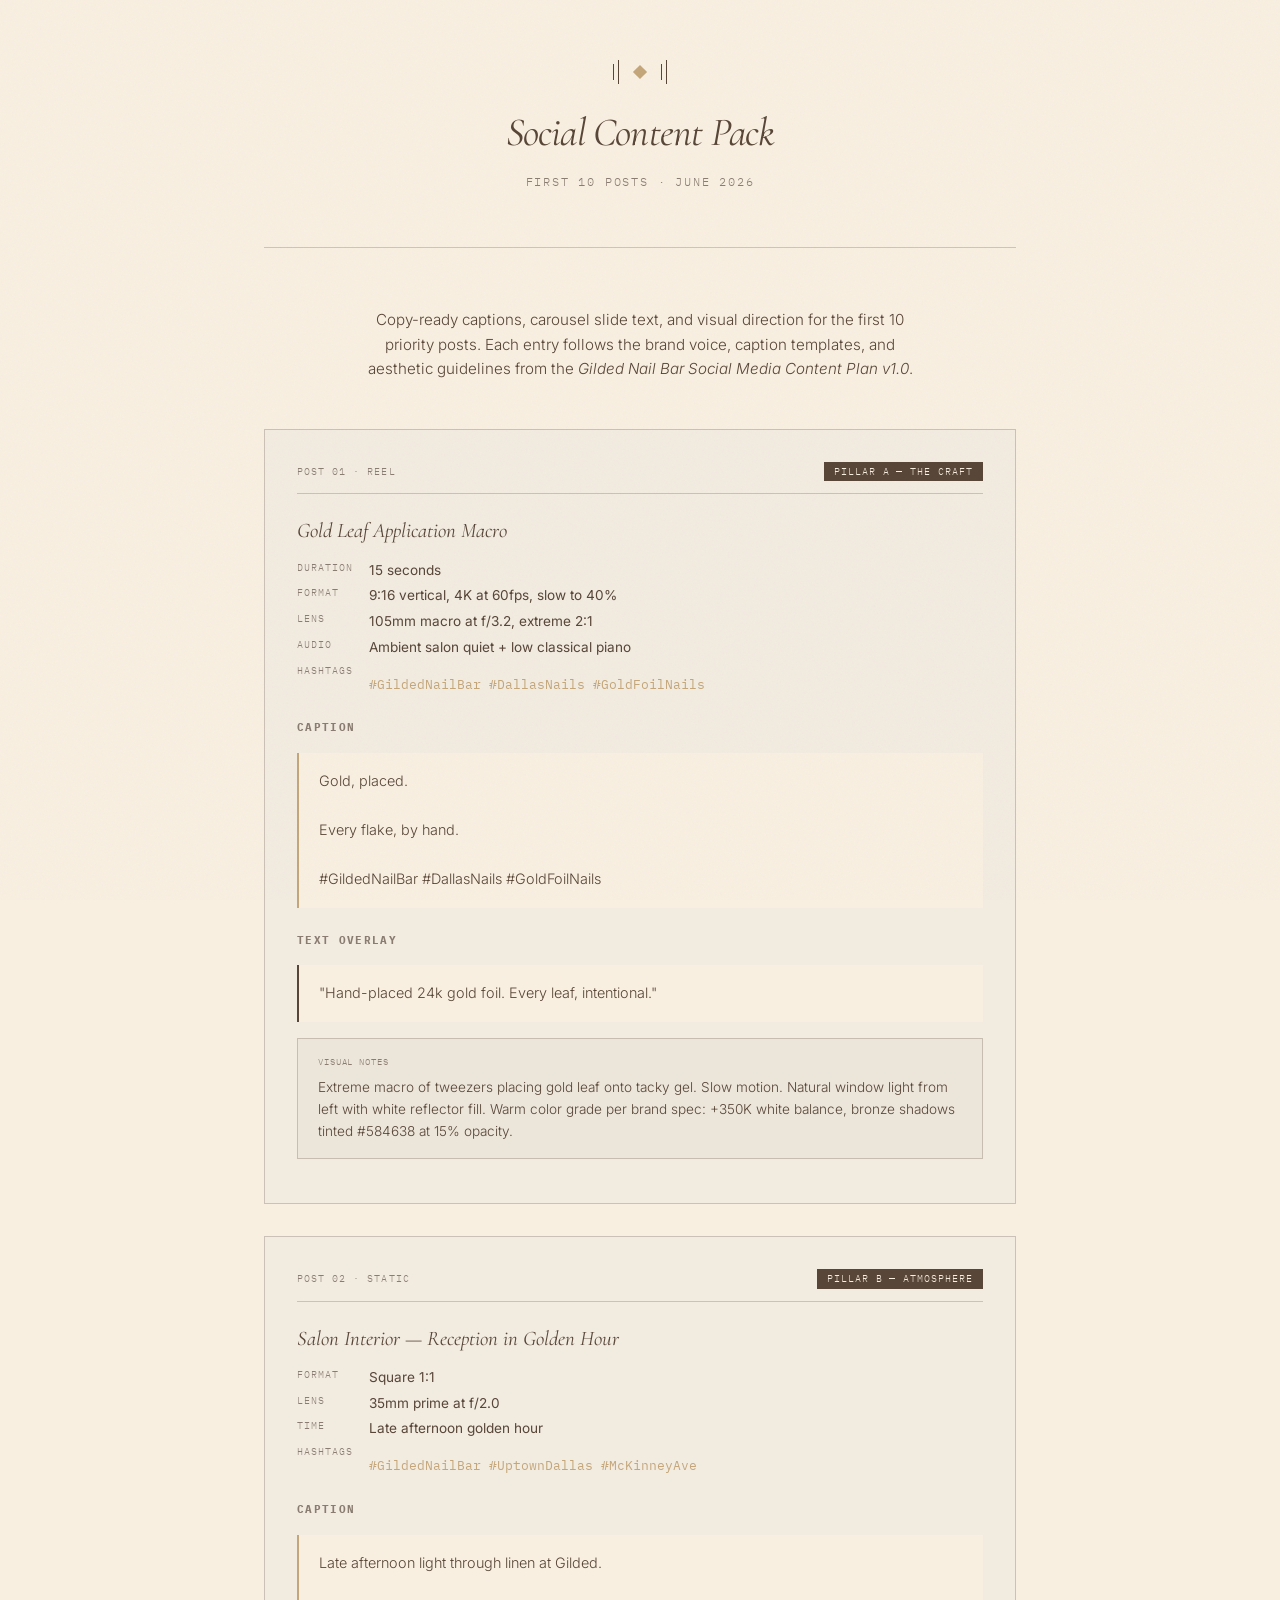
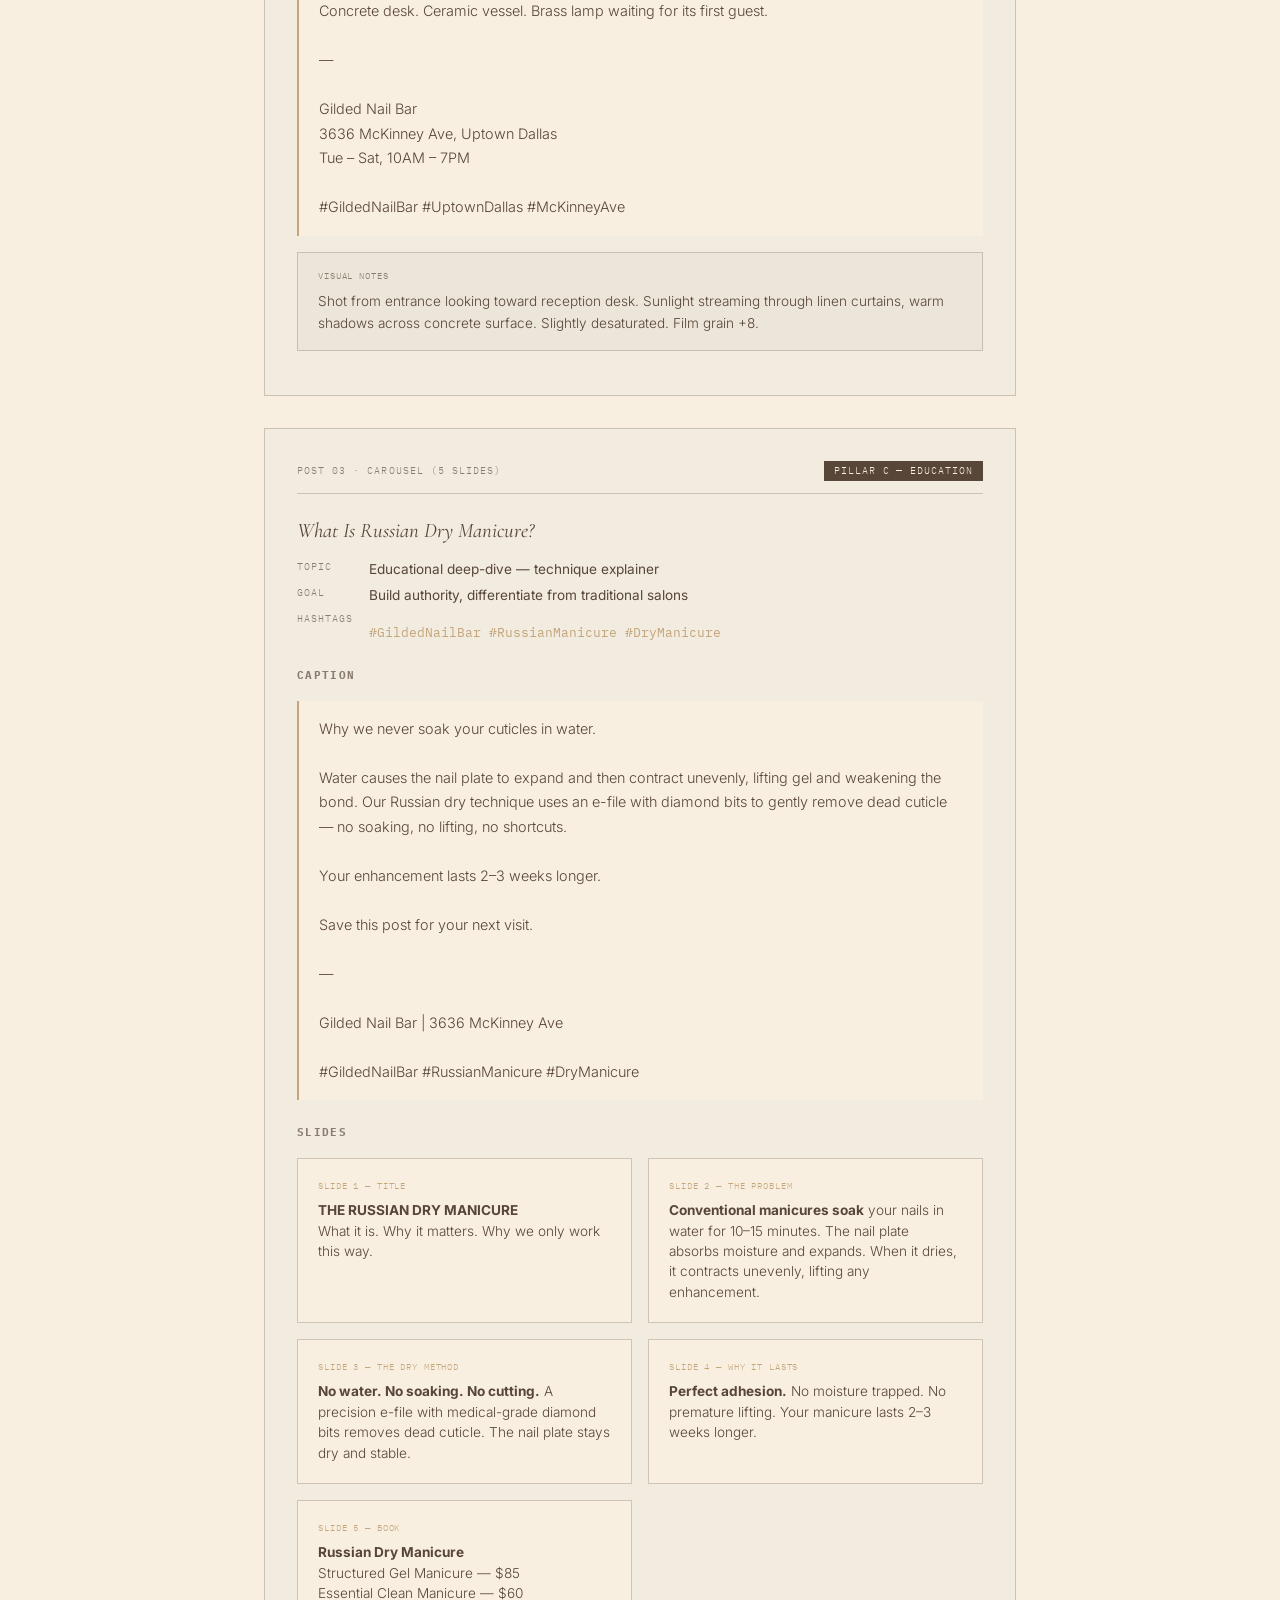
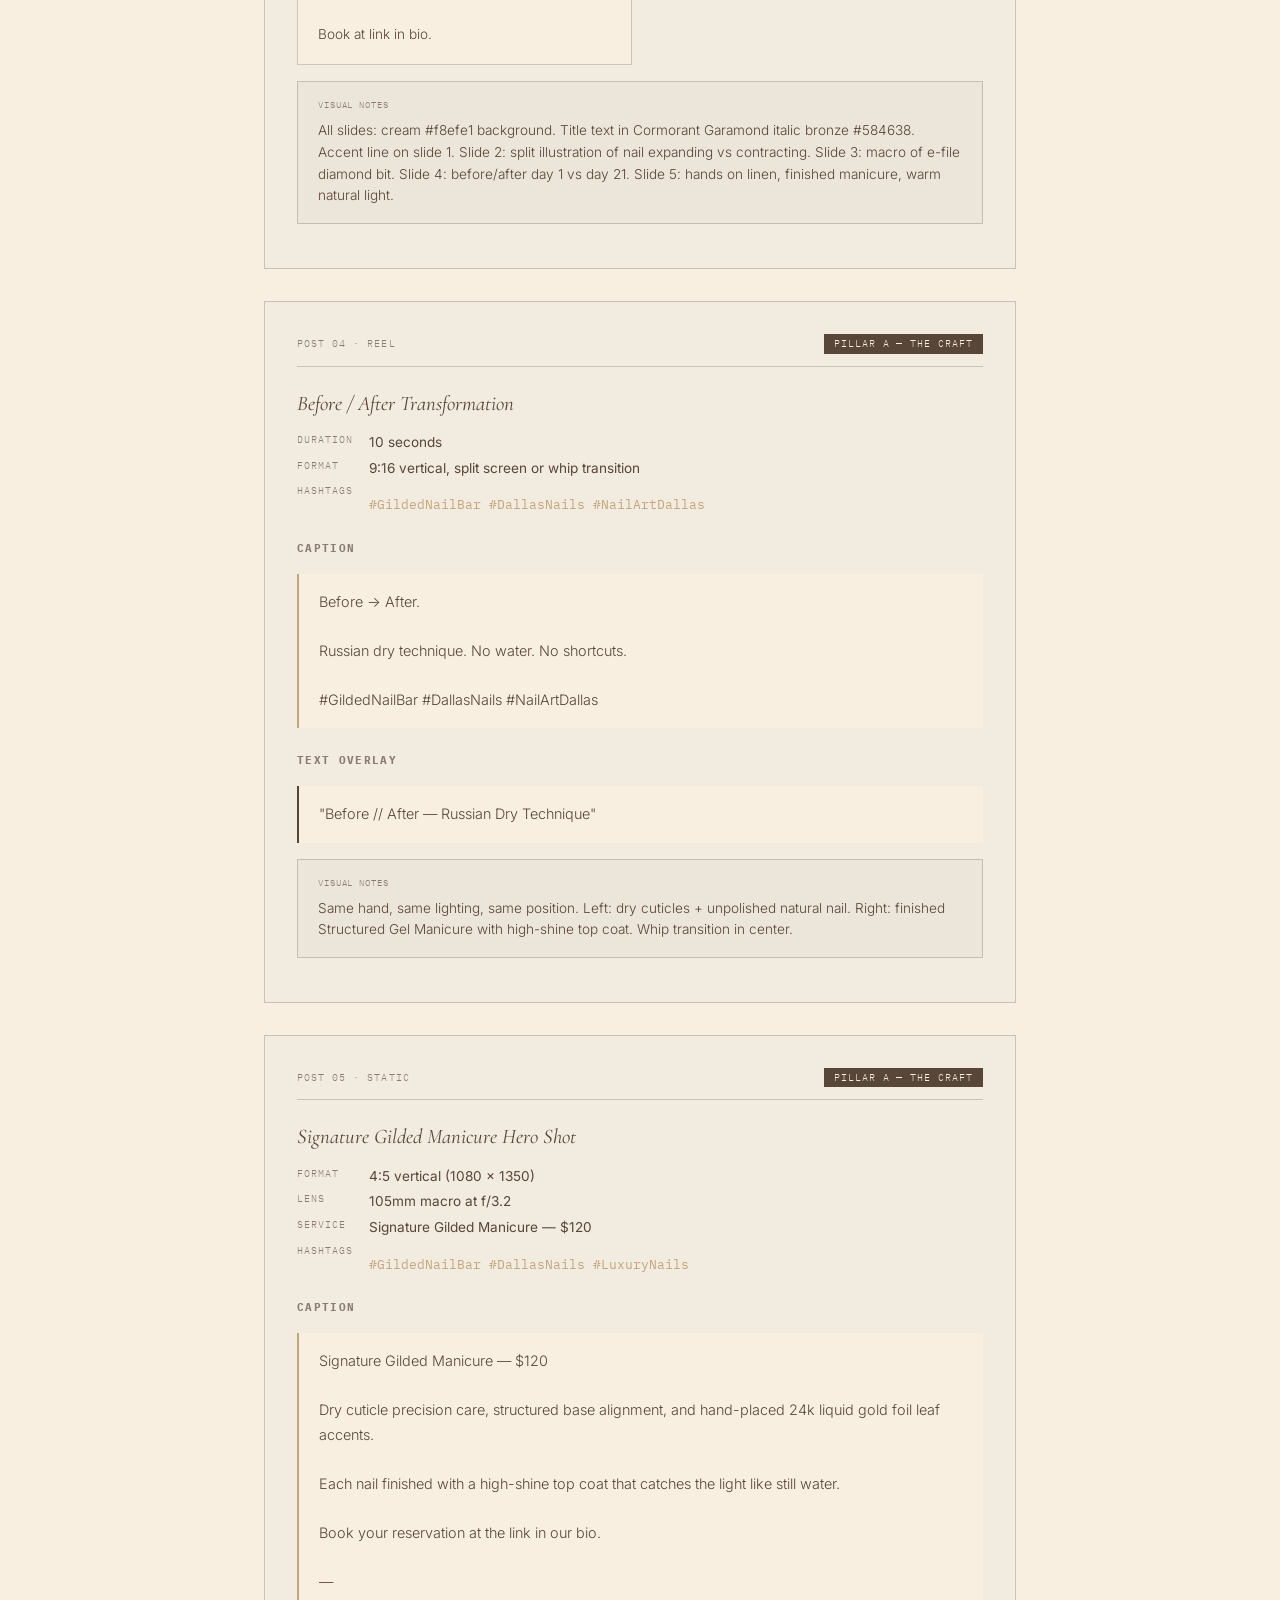
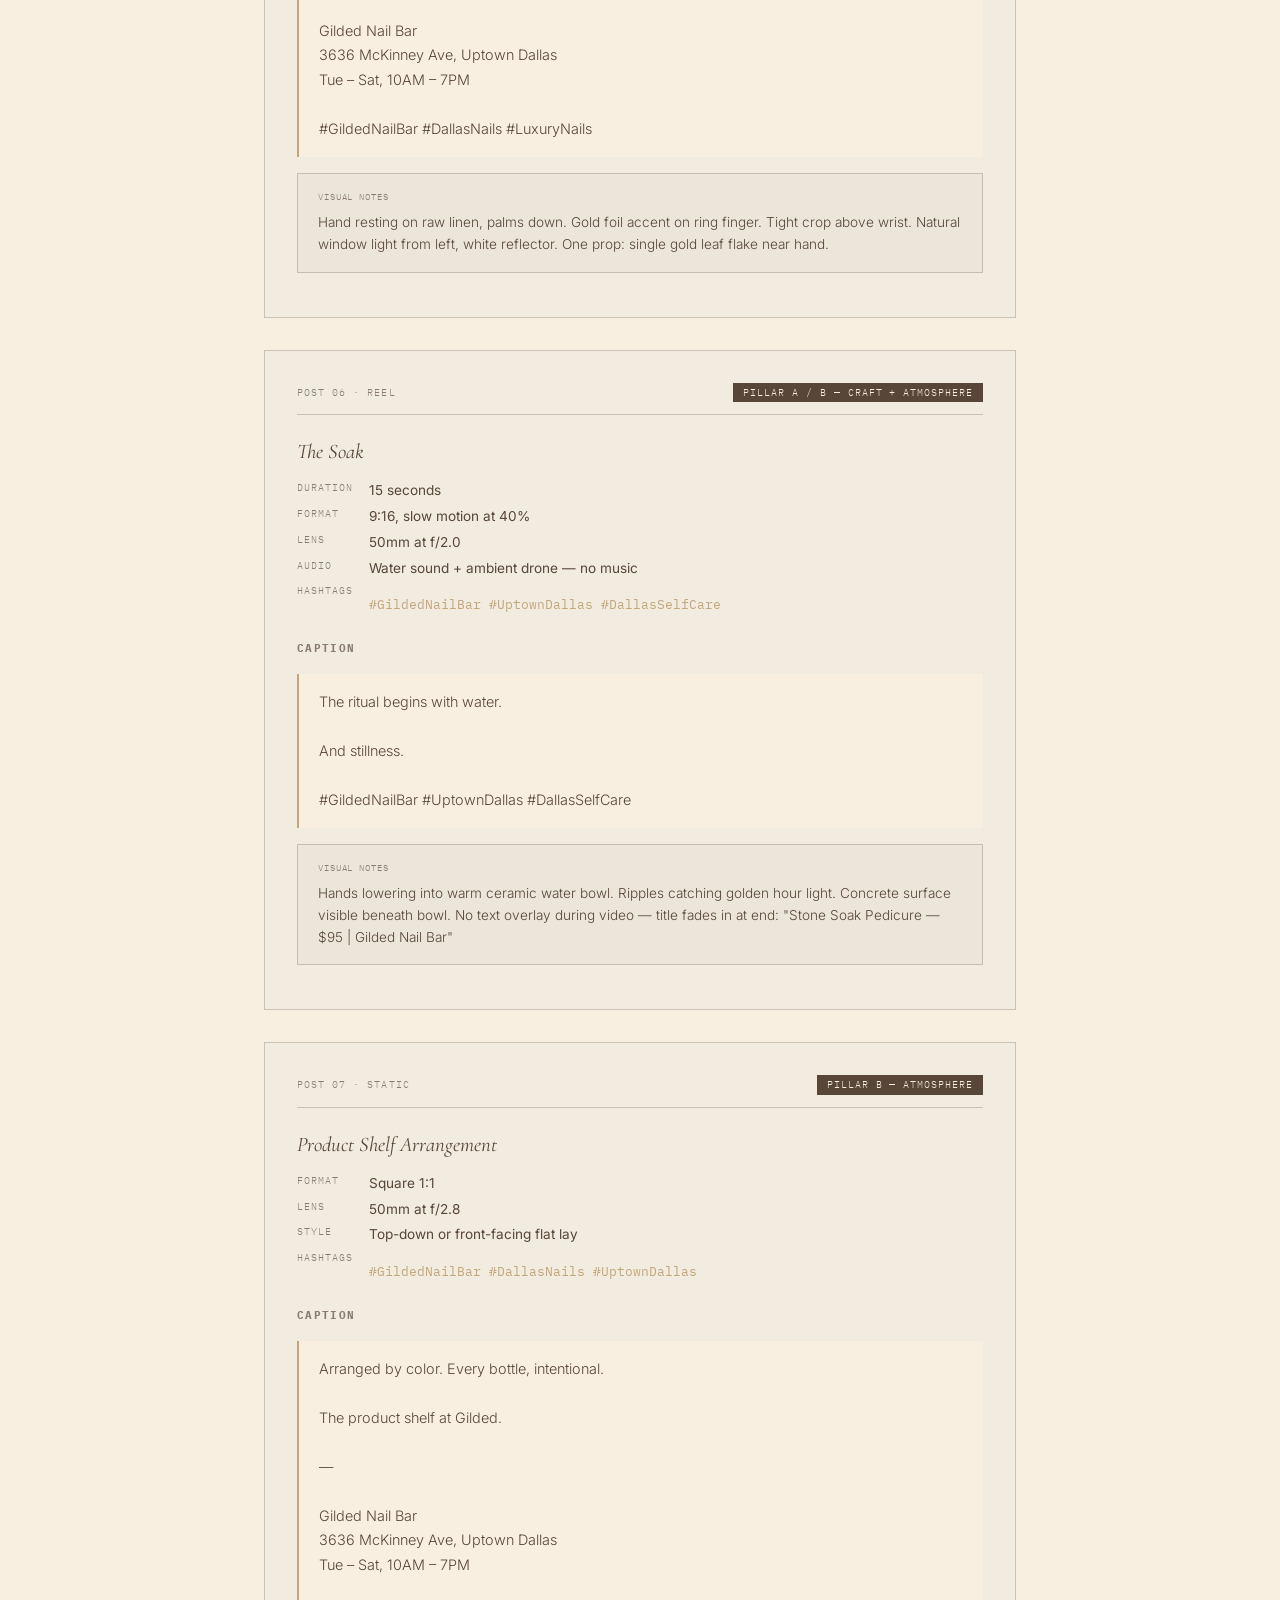
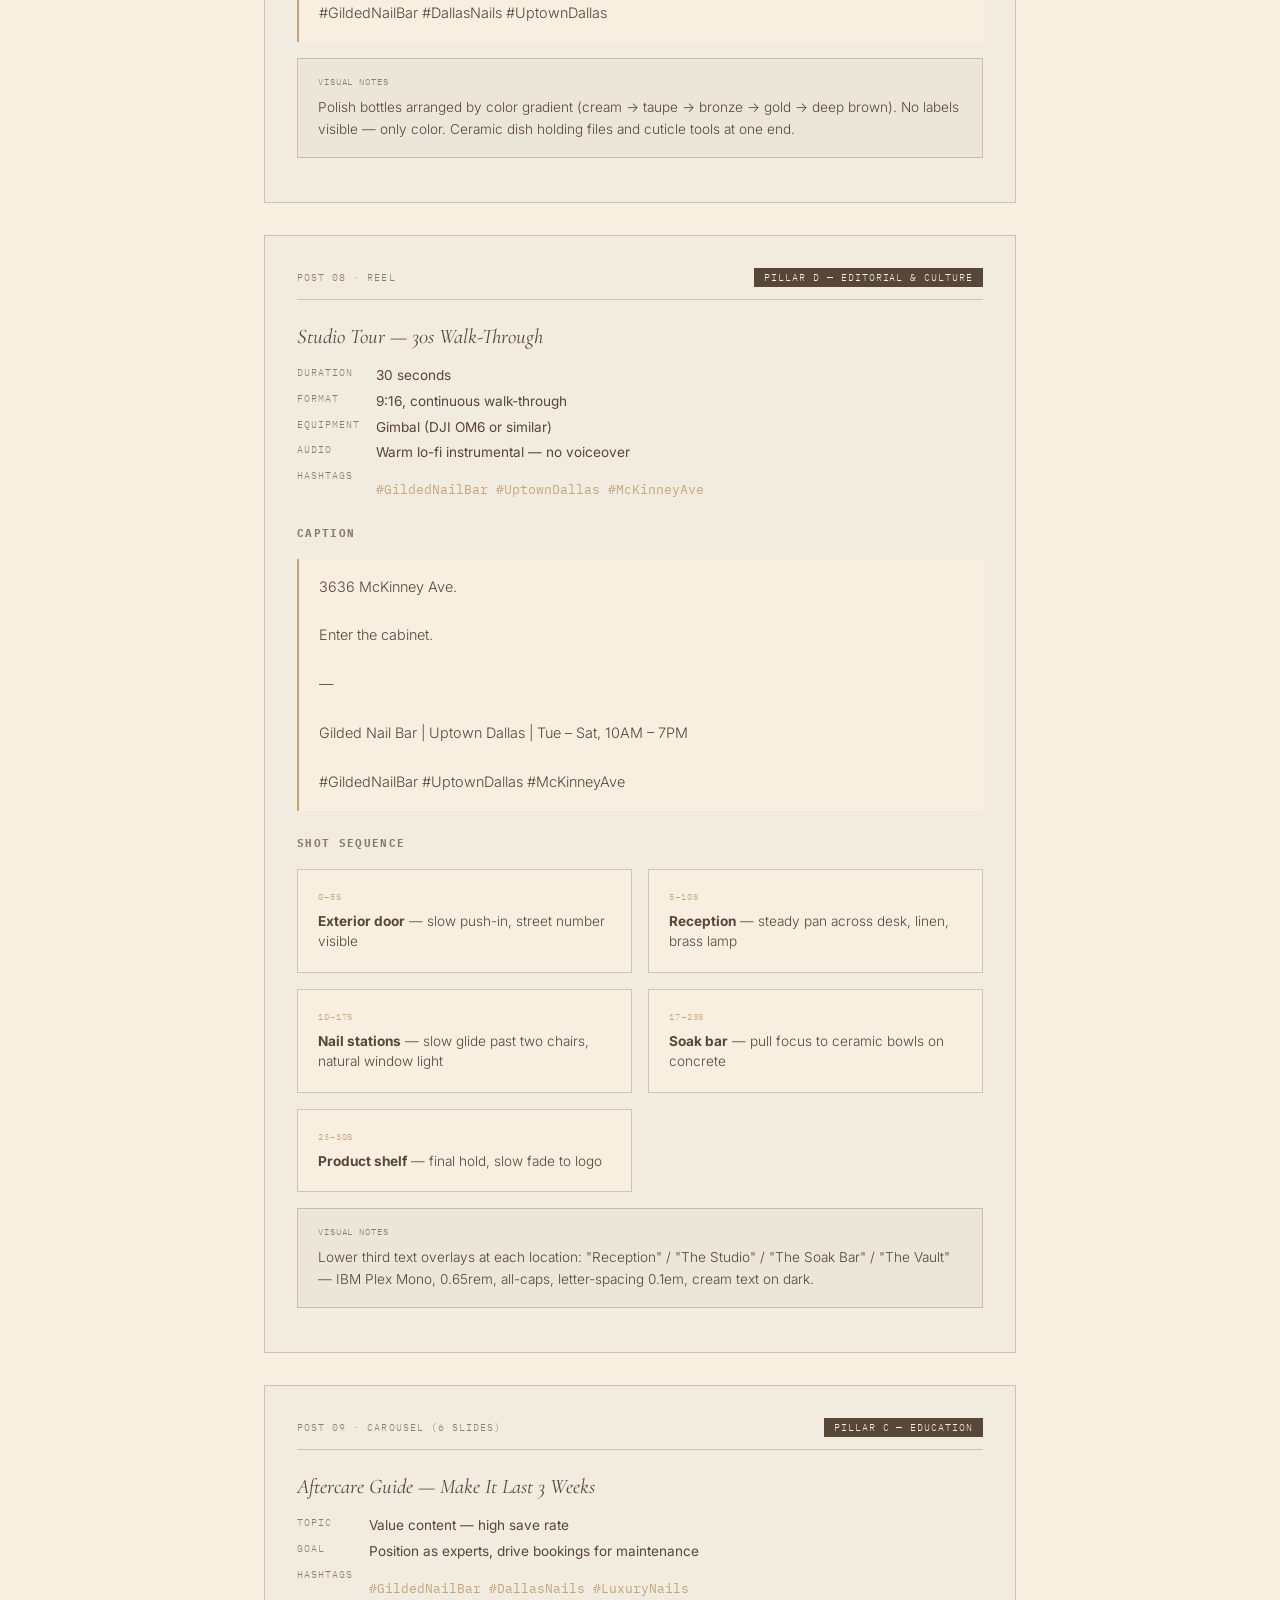
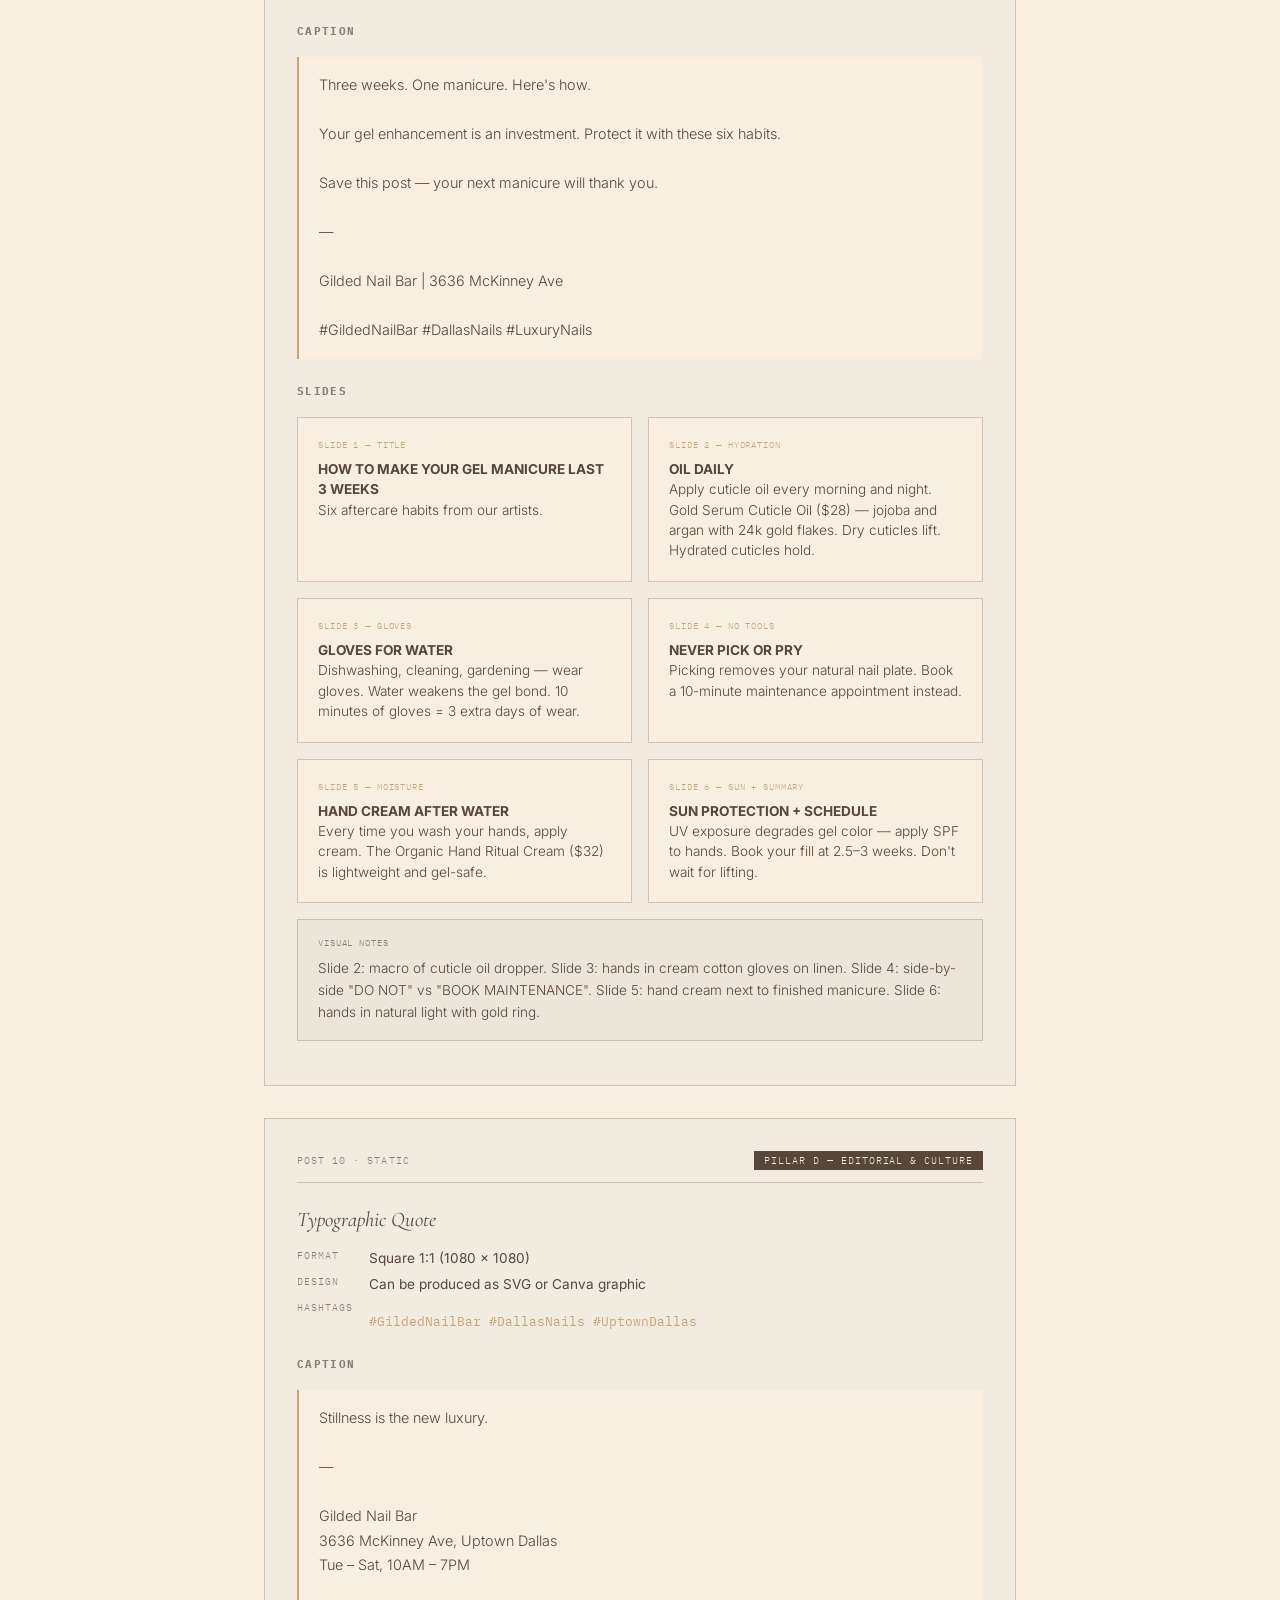
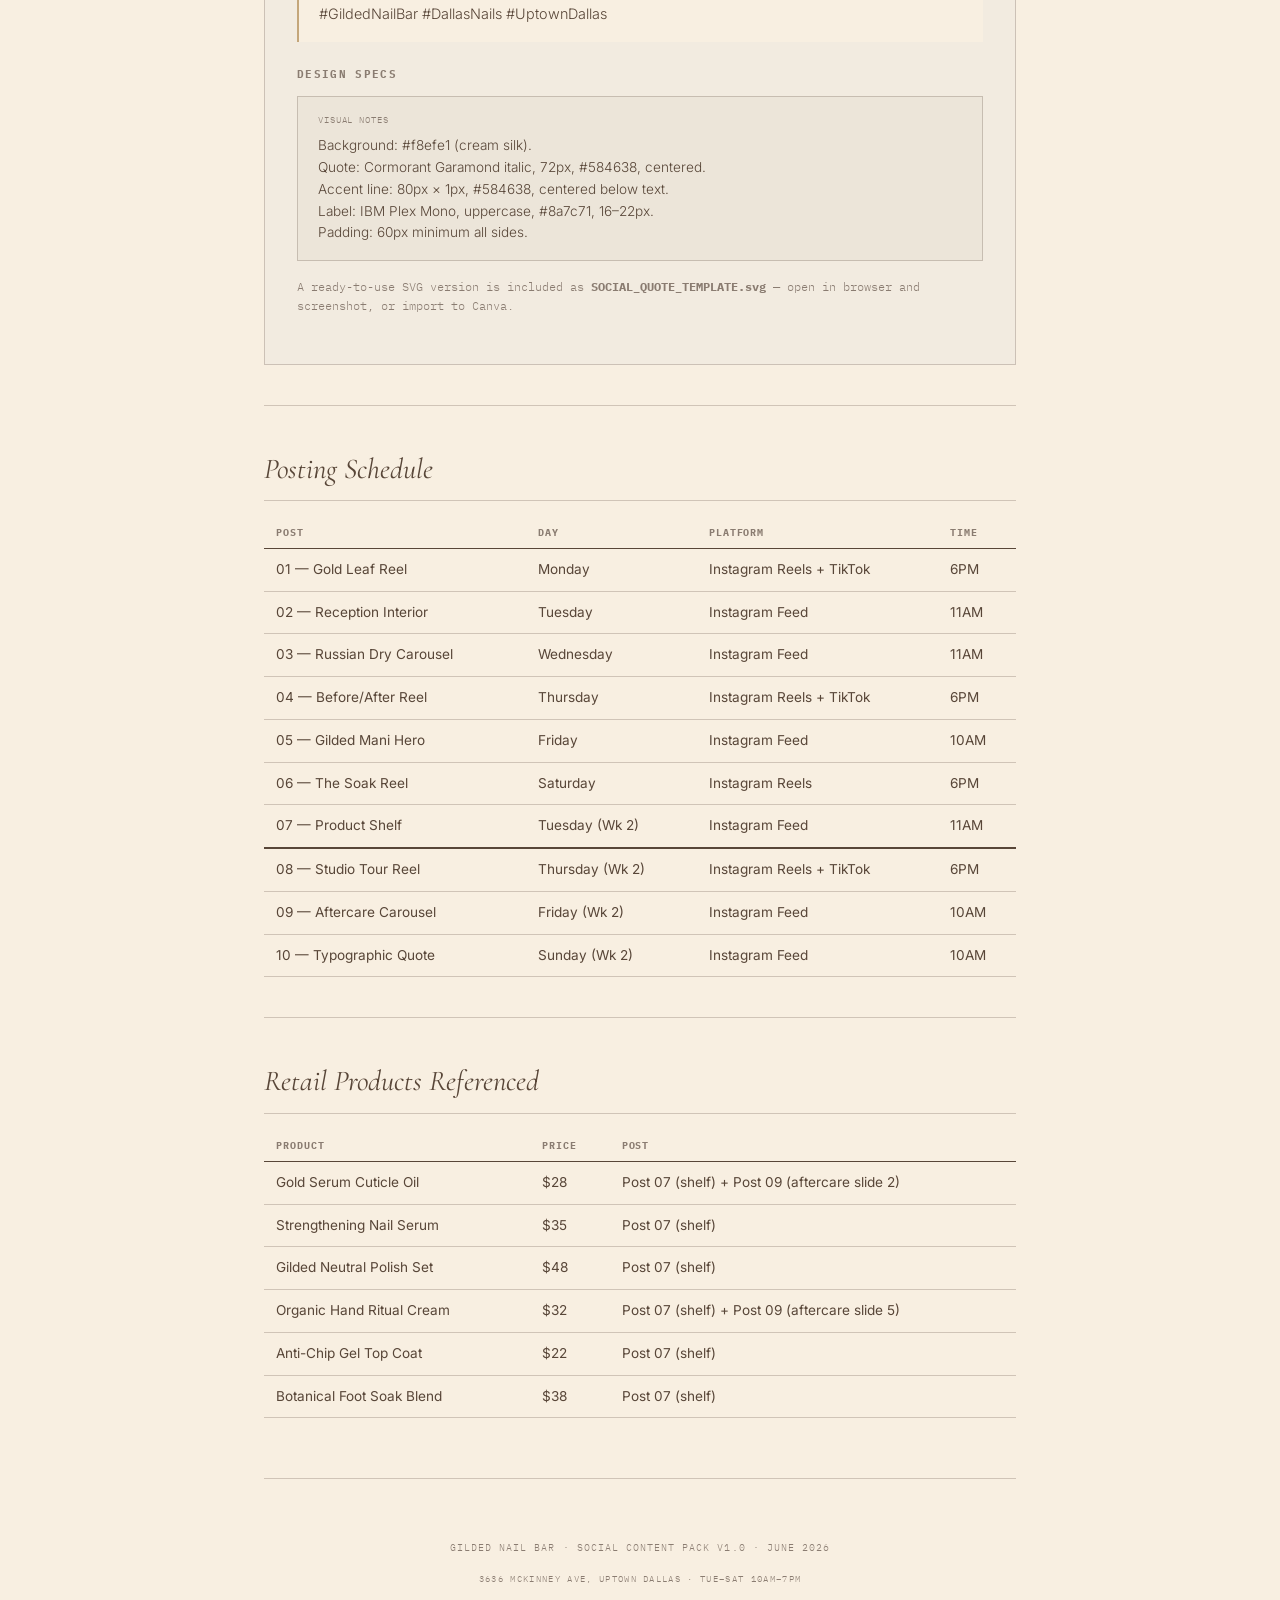
<file: content-pack.html>
<!DOCTYPE html>
<html lang="en">
<head>
  <meta charset="UTF-8">
  <meta name="viewport" content="width=device-width, initial-scale=1.0">
  <title>Gilded Nail Bar — Social Content Pack</title>
  <link rel="preconnect" href="https://fonts.googleapis.com">
  <link rel="preconnect" href="https://fonts.gstatic.com" crossorigin>
  <link href="https://fonts.googleapis.com/css2?family=Cormorant+Garamond:ital@0;1&family=Inter:wght@300;400;500&family=IBM+Plex+Mono:wght@400;500&display=swap" rel="stylesheet">
  <style>
    :root {
      --bg-brand: #f8efe1;
      --bg-secondary: #f2ebe0;
      --bg-concrete: #eae3d7;
      --color-text: #584638;
      --color-muted: #8a7c71;
      --color-gold: #c4a67a;
      --border-color: rgba(88, 70, 56, 0.25);
      --font-serif: 'Cormorant Garamond', serif;
      --font-sans: 'Inter', sans-serif;
      --font-mono: 'IBM Plex Mono', monospace;
    }
    * { margin: 0; padding: 0; box-sizing: border-box; }
    body {
      background: var(--bg-brand);
      color: var(--color-text);
      font-family: var(--font-sans);
      font-weight: 300;
      line-height: 1.6;
      -webkit-font-smoothing: antialiased;
    }
    body::after {
      content: '';
      position: fixed;
      inset: 0;
      pointer-events: none;
      z-index: 9999;
      background: url("data:image/svg+xml,%3Csvg xmlns='http://www.w3.org/2000/svg'%3E%3Cfilter id='n'%3E%3CfeTurbulence type='fractalNoise' baseFrequency='0.65' numOctaves='3' stitchTiles='stitch'/%3E%3C/filter%3E%3Crect width='100%25' height='100%25' filter='url(%23n)' opacity='0.025'/%3E%3C/svg%3E");
      mix-blend-mode: multiply;
    }
    .container {
      max-width: 800px;
      margin: 0 auto;
      padding: 0 24px;
    }

    /* Header */
    header {
      padding: 60px 0 40px;
      text-align: center;
      border-bottom: 1px solid var(--border-color);
      margin-bottom: 60px;
    }
    .logo-mark {
      display: flex;
      align-items: center;
      justify-content: center;
      gap: 16px;
      margin-bottom: 16px;
    }
    .logo-diamond {
      display: inline-block;
      width: 10px;
      height: 10px;
      background: var(--color-gold);
      transform: rotate(45deg);
      transition: transform 0.3s cubic-bezier(0.4, 0, 0.2, 1);
    }
    .logo-bars {
      display: flex;
      gap: 4px;
      align-items: center;
    }
    .logo-bar {
      display: inline-block;
      width: 1px;
      height: 16px;
      background: var(--color-text);
      transition: all 0.3s cubic-bezier(0.4, 0, 0.2, 1);
    }
    .logo-bar:nth-child(2) { height: 24px; }
    header h1 {
      font-family: var(--font-serif);
      font-style: italic;
      font-size: 2.5rem;
      font-weight: 400;
      color: var(--color-text);
      letter-spacing: -0.02em;
    }
    header .subtitle {
      font-family: var(--font-mono);
      font-size: 0.75rem;
      text-transform: uppercase;
      letter-spacing: 0.15em;
      color: var(--color-muted);
      margin-top: 8px;
    }

    /* Content */
    h2 {
      font-family: var(--font-serif);
      font-style: italic;
      font-size: 1.8rem;
      font-weight: 400;
      color: var(--color-text);
      margin: 48px 0 16px;
      padding-bottom: 8px;
      border-bottom: 1px solid var(--border-color);
    }
    h2:first-of-type { margin-top: 0; }
    h3 {
      font-family: var(--font-serif);
      font-style: italic;
      font-size: 1.3rem;
      font-weight: 400;
      color: var(--color-text);
      margin: 36px 0 12px;
    }
    h4 {
      font-family: var(--font-mono);
      font-size: 0.7rem;
      text-transform: uppercase;
      letter-spacing: 0.12em;
      color: var(--color-muted);
      margin: 24px 0 8px;
    }
    p { margin-bottom: 16px; font-size: 0.95rem; color: var(--color-text); }
    hr {
      border: none;
      border-top: 1px solid var(--border-color);
      margin: 40px 0;
    }

    /* Post blocks */
    .post {
      background: var(--bg-secondary);
      border: 1px solid var(--border-color);
      padding: 32px;
      margin: 32px 0;
      border-radius: 0;
    }
    .post-header {
      display: flex;
      justify-content: space-between;
      align-items: baseline;
      flex-wrap: wrap;
      gap: 8px;
      margin-bottom: 20px;
      padding-bottom: 12px;
      border-bottom: 1px solid var(--border-color);
    }
    .post-number {
      font-family: var(--font-mono);
      font-size: 0.65rem;
      text-transform: uppercase;
      letter-spacing: 0.1em;
      color: var(--color-muted);
    }
    .post-type {
      font-family: var(--font-mono);
      font-size: 0.6rem;
      text-transform: uppercase;
      letter-spacing: 0.1em;
      background: var(--color-text);
      color: var(--bg-brand);
      padding: 2px 10px;
    }
    .post-details {
      display: grid;
      grid-template-columns: auto 1fr;
      gap: 4px 16px;
      font-size: 0.85rem;
      margin-bottom: 20px;
    }
    .post-details dt {
      font-family: var(--font-mono);
      font-size: 0.6rem;
      text-transform: uppercase;
      letter-spacing: 0.1em;
      color: var(--color-muted);
    }
    .post-details dd { font-weight: 400; }

    .caption-block {
      background: var(--bg-brand);
      border-left: 2px solid var(--color-gold);
      padding: 16px 20px;
      margin: 16px 0;
      font-family: var(--font-sans);
      font-size: 0.9rem;
      white-space: pre-wrap;
      line-height: 1.7;
    }
    .caption-block strong { font-weight: 500; }

    /* Slide cards */
    .slide-grid {
      display: grid;
      grid-template-columns: repeat(auto-fill, minmax(220px, 1fr));
      gap: 16px;
      margin: 16px 0;
    }
    .slide-card {
      background: var(--bg-brand);
      border: 1px solid var(--border-color);
      padding: 20px;
      font-size: 0.85rem;
      line-height: 1.5;
    }
    .slide-card .slide-label {
      font-family: var(--font-mono);
      font-size: 0.55rem;
      text-transform: uppercase;
      letter-spacing: 0.1em;
      color: var(--color-gold);
      display: block;
      margin-bottom: 8px;
    }

    /* Visual notes */
    .visual-notes {
      background: rgba(88, 70, 56, 0.04);
      border: 1px solid var(--border-color);
      padding: 16px 20px;
      margin: 12px 0;
      font-size: 0.85rem;
    }
    .visual-notes::before {
      content: 'VISUAL NOTES';
      display: block;
      font-family: var(--font-mono);
      font-size: 0.55rem;
      text-transform: uppercase;
      letter-spacing: 0.1em;
      color: var(--color-muted);
      margin-bottom: 8px;
    }

    /* Hashtag list */
    .hashtags {
      font-family: var(--font-mono);
      font-size: 0.8rem;
      color: var(--color-gold);
      margin-top: 12px;
    }

    /* Schedule table */
    table {
      width: 100%;
      border-collapse: collapse;
      font-size: 0.85rem;
      margin: 16px 0;
    }
    th {
      font-family: var(--font-mono);
      font-size: 0.6rem;
      text-transform: uppercase;
      letter-spacing: 0.1em;
      color: var(--color-muted);
      text-align: left;
      padding: 8px 12px;
      border-bottom: 1px solid var(--color-text);
    }
    td {
      padding: 10px 12px;
      border-bottom: 1px solid var(--border-color);
      font-weight: 400;
    }

    /* Footer */
    footer {
      text-align: center;
      padding: 60px 0;
      margin-top: 60px;
      border-top: 1px solid var(--border-color);
    }
    footer p {
      font-family: var(--font-mono);
      font-size: 0.65rem;
      text-transform: uppercase;
      letter-spacing: 0.1em;
      color: var(--color-muted);
    }

    /* Print */
    @media print {
      body::after { display: none; }
      .post { break-inside: avoid; page-break-inside: avoid; }
    }

    /* Responsive */
    @media (max-width: 600px) {
      header h1 { font-size: 1.8rem; }
      .post { padding: 20px; }
      .slide-grid { grid-template-columns: 1fr; }
      .post-header { flex-direction: column; }
    }
  </style>
</head>
<body>
  <div class="container">

    <!-- Header -->
    <header>
      <div class="logo-mark">
        <span class="logo-bars"><span class="logo-bar"></span><span class="logo-bar"></span></span>
        <span class="logo-diamond"></span>
        <span class="logo-bars"><span class="logo-bar"></span><span class="logo-bar"></span></span>
      </div>
      <h1>Social Content Pack</h1>
      <p class="subtitle">First 10 Posts &middot; June 2026</p>
    </header>

    <!-- Intro -->
    <p style="font-size:0.95rem; text-align:center; max-width:560px; margin: 0 auto 48px;">
      Copy-ready captions, carousel slide text, and visual direction for the first 10 priority posts.
      Each entry follows the brand voice, caption templates, and aesthetic guidelines from the
      <em>Gilded Nail Bar Social Media Content Plan v1.0</em>.
    </p>

    <!-- Post 1 -->
    <div class="post">
      <div class="post-header">
        <span class="post-number">Post 01 &middot; Reel</span>
        <span class="post-type">Pillar A — The Craft</span>
      </div>
      <h3 style="margin:0 0 12px;">Gold Leaf Application Macro</h3>
      <dl class="post-details">
        <dt>Duration</dt><dd>15 seconds</dd>
        <dt>Format</dt><dd>9:16 vertical, 4K at 60fps, slow to 40%</dd>
        <dt>Lens</dt><dd>105mm macro at f/3.2, extreme 2:1</dd>
        <dt>Audio</dt><dd>Ambient salon quiet + low classical piano</dd>
        <dt>Hashtags</dt><dd class="hashtags">#GildedNailBar #DallasNails #GoldFoilNails</dd>
      </dl>

      <h4>Caption</h4>
      <div class="caption-block">Gold, placed.

Every flake, by hand.

#GildedNailBar #DallasNails #GoldFoilNails</div>

      <h4>Text Overlay</h4>
      <div class="caption-block" style="border-left-color:var(--color-text);">"Hand-placed 24k gold foil. Every leaf, intentional."</div>

      <div class="visual-notes">
        Extreme macro of tweezers placing gold leaf onto tacky gel. Slow motion. Natural window light from left with white reflector fill. Warm color grade per brand spec: +350K white balance, bronze shadows tinted #584638 at 15% opacity.
      </div>
    </div>

    <!-- Post 2 -->
    <div class="post">
      <div class="post-header">
        <span class="post-number">Post 02 &middot; Static</span>
        <span class="post-type">Pillar B — Atmosphere</span>
      </div>
      <h3 style="margin:0 0 12px;">Salon Interior — Reception in Golden Hour</h3>
      <dl class="post-details">
        <dt>Format</dt><dd>Square 1:1</dd>
        <dt>Lens</dt><dd>35mm prime at f/2.0</dd>
        <dt>Time</dt><dd>Late afternoon golden hour</dd>
        <dt>Hashtags</dt><dd class="hashtags">#GildedNailBar #UptownDallas #McKinneyAve</dd>
      </dl>

      <h4>Caption</h4>
      <div class="caption-block">Late afternoon light through linen at Gilded.

Concrete desk. Ceramic vessel. Brass lamp waiting for its first guest.

&mdash;

Gilded Nail Bar
3636 McKinney Ave, Uptown Dallas
Tue &ndash; Sat, 10AM &ndash; 7PM

#GildedNailBar #UptownDallas #McKinneyAve</div>

      <div class="visual-notes">
        Shot from entrance looking toward reception desk. Sunlight streaming through linen curtains, warm shadows across concrete surface. Slightly desaturated. Film grain +8.
      </div>
    </div>

    <!-- Post 3 -->
    <div class="post">
      <div class="post-header">
        <span class="post-number">Post 03 &middot; Carousel (5 slides)</span>
        <span class="post-type">Pillar C — Education</span>
      </div>
      <h3 style="margin:0 0 12px;">What Is Russian Dry Manicure?</h3>
      <dl class="post-details">
        <dt>Topic</dt><dd>Educational deep-dive — technique explainer</dd>
        <dt>Goal</dt><dd>Build authority, differentiate from traditional salons</dd>
        <dt>Hashtags</dt><dd class="hashtags">#GildedNailBar #RussianManicure #DryManicure</dd>
      </dl>

      <h4>Caption</h4>
      <div class="caption-block">Why we never soak your cuticles in water.

Water causes the nail plate to expand and then contract unevenly, lifting gel and weakening the bond. Our Russian dry technique uses an e-file with diamond bits to gently remove dead cuticle &mdash; no soaking, no lifting, no shortcuts.

Your enhancement lasts 2&ndash;3 weeks longer.

Save this post for your next visit.

&mdash;

Gilded Nail Bar | 3636 McKinney Ave

#GildedNailBar #RussianManicure #DryManicure</div>

      <h4>Slides</h4>
      <div class="slide-grid">
        <div class="slide-card">
          <span class="slide-label">Slide 1 — Title</span>
          <strong>THE RUSSIAN DRY MANICURE</strong><br>
          What it is. Why it matters. Why we only work this way.
        </div>
        <div class="slide-card">
          <span class="slide-label">Slide 2 — The Problem</span>
          <strong>Conventional manicures soak</strong> your nails in water for 10–15 minutes. The nail plate absorbs moisture and expands. When it dries, it contracts unevenly, lifting any enhancement.
        </div>
        <div class="slide-card">
          <span class="slide-label">Slide 3 — The Dry Method</span>
          <strong>No water. No soaking. No cutting.</strong> A precision e-file with medical-grade diamond bits removes dead cuticle. The nail plate stays dry and stable.
        </div>
        <div class="slide-card">
          <span class="slide-label">Slide 4 — Why It Lasts</span>
          <strong>Perfect adhesion.</strong> No moisture trapped. No premature lifting. Your manicure lasts 2–3 weeks longer.
        </div>
        <div class="slide-card">
          <span class="slide-label">Slide 5 — Book</span>
          <strong>Russian Dry Manicure</strong><br>
          Structured Gel Manicure — $85<br>
          Essential Clean Manicure — $60<br><br>
          Book at link in bio.
        </div>
      </div>

      <div class="visual-notes">
        All slides: cream #f8efe1 background. Title text in Cormorant Garamond italic bronze #584638. Accent line on slide 1. Slide 2: split illustration of nail expanding vs contracting. Slide 3: macro of e-file diamond bit. Slide 4: before/after day 1 vs day 21. Slide 5: hands on linen, finished manicure, warm natural light.
      </div>
    </div>

    <!-- Post 4 -->
    <div class="post">
      <div class="post-header">
        <span class="post-number">Post 04 &middot; Reel</span>
        <span class="post-type">Pillar A — The Craft</span>
      </div>
      <h3 style="margin:0 0 12px;">Before / After Transformation</h3>
      <dl class="post-details">
        <dt>Duration</dt><dd>10 seconds</dd>
        <dt>Format</dt><dd>9:16 vertical, split screen or whip transition</dd>
        <dt>Hashtags</dt><dd class="hashtags">#GildedNailBar #DallasNails #NailArtDallas</dd>
      </dl>

      <h4>Caption</h4>
      <div class="caption-block">Before &rarr; After.

Russian dry technique. No water. No shortcuts.

#GildedNailBar #DallasNails #NailArtDallas</div>

      <h4>Text Overlay</h4>
      <div class="caption-block" style="border-left-color:var(--color-text);">"Before // After — Russian Dry Technique"</div>

      <div class="visual-notes">
        Same hand, same lighting, same position. Left: dry cuticles + unpolished natural nail. Right: finished Structured Gel Manicure with high-shine top coat. Whip transition in center.
      </div>
    </div>

    <!-- Post 5 -->
    <div class="post">
      <div class="post-header">
        <span class="post-number">Post 05 &middot; Static</span>
        <span class="post-type">Pillar A — The Craft</span>
      </div>
      <h3 style="margin:0 0 12px;">Signature Gilded Manicure Hero Shot</h3>
      <dl class="post-details">
        <dt>Format</dt><dd>4:5 vertical (1080 × 1350)</dd>
        <dt>Lens</dt><dd>105mm macro at f/3.2</dd>
        <dt>Service</dt><dd>Signature Gilded Manicure — $120</dd>
        <dt>Hashtags</dt><dd class="hashtags">#GildedNailBar #DallasNails #LuxuryNails</dd>
      </dl>

      <h4>Caption</h4>
      <div class="caption-block">Signature Gilded Manicure &mdash; $120

Dry cuticle precision care, structured base alignment, and hand-placed 24k liquid gold foil leaf accents.

Each nail finished with a high-shine top coat that catches the light like still water.

Book your reservation at the link in our bio.

&mdash;

Gilded Nail Bar
3636 McKinney Ave, Uptown Dallas
Tue &ndash; Sat, 10AM &ndash; 7PM

#GildedNailBar #DallasNails #LuxuryNails</div>

      <div class="visual-notes">
        Hand resting on raw linen, palms down. Gold foil accent on ring finger. Tight crop above wrist. Natural window light from left, white reflector. One prop: single gold leaf flake near hand.
      </div>
    </div>

    <!-- Post 6 -->
    <div class="post">
      <div class="post-header">
        <span class="post-number">Post 06 &middot; Reel</span>
        <span class="post-type">Pillar A / B — Craft + Atmosphere</span>
      </div>
      <h3 style="margin:0 0 12px;">The Soak</h3>
      <dl class="post-details">
        <dt>Duration</dt><dd>15 seconds</dd>
        <dt>Format</dt><dd>9:16, slow motion at 40%</dd>
        <dt>Lens</dt><dd>50mm at f/2.0</dd>
        <dt>Audio</dt><dd>Water sound + ambient drone — no music</dd>
        <dt>Hashtags</dt><dd class="hashtags">#GildedNailBar #UptownDallas #DallasSelfCare</dd>
      </dl>

      <h4>Caption</h4>
      <div class="caption-block">The ritual begins with water.

And stillness.

#GildedNailBar #UptownDallas #DallasSelfCare</div>

      <div class="visual-notes">
        Hands lowering into warm ceramic water bowl. Ripples catching golden hour light. Concrete surface visible beneath bowl. No text overlay during video — title fades in at end: "Stone Soak Pedicure — $95 | Gilded Nail Bar"
      </div>
    </div>

    <!-- Post 7 -->
    <div class="post">
      <div class="post-header">
        <span class="post-number">Post 07 &middot; Static</span>
        <span class="post-type">Pillar B — Atmosphere</span>
      </div>
      <h3 style="margin:0 0 12px;">Product Shelf Arrangement</h3>
      <dl class="post-details">
        <dt>Format</dt><dd>Square 1:1</dd>
        <dt>Lens</dt><dd>50mm at f/2.8</dd>
        <dt>Style</dt><dd>Top-down or front-facing flat lay</dd>
        <dt>Hashtags</dt><dd class="hashtags">#GildedNailBar #DallasNails #UptownDallas</dd>
      </dl>

      <h4>Caption</h4>
      <div class="caption-block">Arranged by color. Every bottle, intentional.

The product shelf at Gilded.

&mdash;

Gilded Nail Bar
3636 McKinney Ave, Uptown Dallas
Tue &ndash; Sat, 10AM &ndash; 7PM

#GildedNailBar #DallasNails #UptownDallas</div>

      <div class="visual-notes">
        Polish bottles arranged by color gradient (cream → taupe → bronze → gold → deep brown). No labels visible — only color. Ceramic dish holding files and cuticle tools at one end.
      </div>
    </div>

    <!-- Post 8 -->
    <div class="post">
      <div class="post-header">
        <span class="post-number">Post 08 &middot; Reel</span>
        <span class="post-type">Pillar D — Editorial &amp; Culture</span>
      </div>
      <h3 style="margin:0 0 12px;">Studio Tour — 30s Walk-Through</h3>
      <dl class="post-details">
        <dt>Duration</dt><dd>30 seconds</dd>
        <dt>Format</dt><dd>9:16, continuous walk-through</dd>
        <dt>Equipment</dt><dd>Gimbal (DJI OM6 or similar)</dd>
        <dt>Audio</dt><dd>Warm lo-fi instrumental — no voiceover</dd>
        <dt>Hashtags</dt><dd class="hashtags">#GildedNailBar #UptownDallas #McKinneyAve</dd>
      </dl>

      <h4>Caption</h4>
      <div class="caption-block">3636 McKinney Ave.

Enter the cabinet.

&mdash;

Gilded Nail Bar | Uptown Dallas | Tue &ndash; Sat, 10AM &ndash; 7PM

#GildedNailBar #UptownDallas #McKinneyAve</div>

      <h4>Shot Sequence</h4>
      <div class="slide-grid">
        <div class="slide-card">
          <span class="slide-label">0–5s</span>
          <strong>Exterior door</strong> — slow push-in, street number visible
        </div>
        <div class="slide-card">
          <span class="slide-label">5–10s</span>
          <strong>Reception</strong> — steady pan across desk, linen, brass lamp
        </div>
        <div class="slide-card">
          <span class="slide-label">10–17s</span>
          <strong>Nail stations</strong> — slow glide past two chairs, natural window light
        </div>
        <div class="slide-card">
          <span class="slide-label">17–23s</span>
          <strong>Soak bar</strong> — pull focus to ceramic bowls on concrete
        </div>
        <div class="slide-card">
          <span class="slide-label">23–30s</span>
          <strong>Product shelf</strong> — final hold, slow fade to logo
        </div>
      </div>

      <div class="visual-notes">
        Lower third text overlays at each location: "Reception" / "The Studio" / "The Soak Bar" / "The Vault" — IBM Plex Mono, 0.65rem, all-caps, letter-spacing 0.1em, cream text on dark.
      </div>
    </div>

    <!-- Post 9 -->
    <div class="post">
      <div class="post-header">
        <span class="post-number">Post 09 &middot; Carousel (6 slides)</span>
        <span class="post-type">Pillar C — Education</span>
      </div>
      <h3 style="margin:0 0 12px;">Aftercare Guide — Make It Last 3 Weeks</h3>
      <dl class="post-details">
        <dt>Topic</dt><dd>Value content — high save rate</dd>
        <dt>Goal</dt><dd>Position as experts, drive bookings for maintenance</dd>
        <dt>Hashtags</dt><dd class="hashtags">#GildedNailBar #DallasNails #LuxuryNails</dd>
      </dl>

      <h4>Caption</h4>
      <div class="caption-block">Three weeks. One manicure. Here's how.

Your gel enhancement is an investment. Protect it with these six habits.

Save this post &mdash; your next manicure will thank you.

&mdash;

Gilded Nail Bar | 3636 McKinney Ave

#GildedNailBar #DallasNails #LuxuryNails</div>

      <h4>Slides</h4>
      <div class="slide-grid">
        <div class="slide-card">
          <span class="slide-label">Slide 1 — Title</span>
          <strong>HOW TO MAKE YOUR GEL MANICURE LAST 3 WEEKS</strong><br>
          Six aftercare habits from our artists.
        </div>
        <div class="slide-card">
          <span class="slide-label">Slide 2 — Hydration</span>
          <strong>OIL DAILY</strong><br>
          Apply cuticle oil every morning and night. Gold Serum Cuticle Oil ($28) — jojoba and argan with 24k gold flakes. Dry cuticles lift. Hydrated cuticles hold.
        </div>
        <div class="slide-card">
          <span class="slide-label">Slide 3 — Gloves</span>
          <strong>GLOVES FOR WATER</strong><br>
          Dishwashing, cleaning, gardening — wear gloves. Water weakens the gel bond. 10 minutes of gloves = 3 extra days of wear.
        </div>
        <div class="slide-card">
          <span class="slide-label">Slide 4 — No Tools</span>
          <strong>NEVER PICK OR PRY</strong><br>
          Picking removes your natural nail plate. Book a 10-minute maintenance appointment instead.
        </div>
        <div class="slide-card">
          <span class="slide-label">Slide 5 — Moisture</span>
          <strong>HAND CREAM AFTER WATER</strong><br>
          Every time you wash your hands, apply cream. The Organic Hand Ritual Cream ($32) is lightweight and gel-safe.
        </div>
        <div class="slide-card">
          <span class="slide-label">Slide 6 — Sun + Summary</span>
          <strong>SUN PROTECTION + SCHEDULE</strong><br>
          UV exposure degrades gel color — apply SPF to hands. Book your fill at 2.5–3 weeks. Don't wait for lifting.
        </div>
      </div>

      <div class="visual-notes">
        Slide 2: macro of cuticle oil dropper. Slide 3: hands in cream cotton gloves on linen. Slide 4: side-by-side "DO NOT" vs "BOOK MAINTENANCE". Slide 5: hand cream next to finished manicure. Slide 6: hands in natural light with gold ring.
      </div>
    </div>

    <!-- Post 10 -->
    <div class="post">
      <div class="post-header">
        <span class="post-number">Post 10 &middot; Static</span>
        <span class="post-type">Pillar D — Editorial &amp; Culture</span>
      </div>
      <h3 style="margin:0 0 12px;">Typographic Quote</h3>
      <dl class="post-details">
        <dt>Format</dt><dd>Square 1:1 (1080 × 1080)</dd>
        <dt>Design</dt><dd>Can be produced as SVG or Canva graphic</dd>
        <dt>Hashtags</dt><dd class="hashtags">#GildedNailBar #DallasNails #UptownDallas</dd>
      </dl>

      <h4>Caption</h4>
      <div class="caption-block">Stillness is the new luxury.

&mdash;

Gilded Nail Bar
3636 McKinney Ave, Uptown Dallas
Tue &ndash; Sat, 10AM &ndash; 7PM

#GildedNailBar #DallasNails #UptownDallas</div>

      <h4>Design Specs</h4>
      <div class="visual-notes">
        Background: #f8efe1 (cream silk).<br>
        Quote: Cormorant Garamond italic, 72px, #584638, centered.<br>
        Accent line: 80px × 1px, #584638, centered below text.<br>
        Label: IBM Plex Mono, uppercase, #8a7c71, 16–22px.<br>
        Padding: 60px minimum all sides.
      </div>

      <p style="font-family:var(--font-mono); font-size:0.75rem; color:var(--color-muted); margin-top:16px;">
        A ready-to-use SVG version is included as <strong>SOCIAL_QUOTE_TEMPLATE.svg</strong> — open in browser and screenshot, or import to Canva.
      </p>
    </div>

    <!-- Schedule -->
    <hr>
    <h2 style="margin-top:0;">Posting Schedule</h2>
    <table>
      <thead>
        <tr><th>Post</th><th>Day</th><th>Platform</th><th>Time</th></tr>
      </thead>
      <tbody>
        <tr><td>01 — Gold Leaf Reel</td><td>Monday</td><td>Instagram Reels + TikTok</td><td>6PM</td></tr>
        <tr><td>02 — Reception Interior</td><td>Tuesday</td><td>Instagram Feed</td><td>11AM</td></tr>
        <tr><td>03 — Russian Dry Carousel</td><td>Wednesday</td><td>Instagram Feed</td><td>11AM</td></tr>
        <tr><td>04 — Before/After Reel</td><td>Thursday</td><td>Instagram Reels + TikTok</td><td>6PM</td></tr>
        <tr><td>05 — Gilded Mani Hero</td><td>Friday</td><td>Instagram Feed</td><td>10AM</td></tr>
        <tr><td>06 — The Soak Reel</td><td>Saturday</td><td>Instagram Reels</td><td>6PM</td></tr>
        <tr><td style="border-bottom:2px solid var(--color-text);">07 — Product Shelf</td><td style="border-bottom:2px solid var(--color-text);">Tuesday (Wk 2)</td><td style="border-bottom:2px solid var(--color-text);">Instagram Feed</td><td style="border-bottom:2px solid var(--color-text);">11AM</td></tr>
        <tr><td>08 — Studio Tour Reel</td><td>Thursday (Wk 2)</td><td>Instagram Reels + TikTok</td><td>6PM</td></tr>
        <tr><td>09 — Aftercare Carousel</td><td>Friday (Wk 2)</td><td>Instagram Feed</td><td>10AM</td></tr>
        <tr><td>10 — Typographic Quote</td><td>Sunday (Wk 2)</td><td>Instagram Feed</td><td>10AM</td></tr>
      </tbody>
    </table>

    <!-- Products used -->
    <hr>
    <h2 style="margin-top:0;">Retail Products Referenced</h2>
    <table>
      <thead>
        <tr><th>Product</th><th>Price</th><th>Post</th></tr>
      </thead>
      <tbody>
        <tr><td>Gold Serum Cuticle Oil</td><td>$28</td><td>Post 07 (shelf) + Post 09 (aftercare slide 2)</td></tr>
        <tr><td>Strengthening Nail Serum</td><td>$35</td><td>Post 07 (shelf)</td></tr>
        <tr><td>Gilded Neutral Polish Set</td><td>$48</td><td>Post 07 (shelf)</td></tr>
        <tr><td>Organic Hand Ritual Cream</td><td>$32</td><td>Post 07 (shelf) + Post 09 (aftercare slide 5)</td></tr>
        <tr><td>Anti-Chip Gel Top Coat</td><td>$22</td><td>Post 07 (shelf)</td></tr>
        <tr><td>Botanical Foot Soak Blend</td><td>$38</td><td>Post 07 (shelf)</td></tr>
      </tbody>
    </table>

    <footer>
      <p>Gilded Nail Bar &middot; Social Content Pack v1.0 &middot; June 2026</p>
      <p style="font-size:0.55rem; letter-spacing:0.15em; margin-top:4px;">3636 McKinney Ave, Uptown Dallas &middot; Tue–Sat 10AM–7PM</p>
    </footer>

  </div>
</body>
</html>
</file>
<file: styles.css>
/* ==========================================================================
   Gilded Nail Bar - Styling System (Wabi-Sabi Apothecary Minimalist)
   ========================================================================== */

/* Design Tokens & Core Variables */
:root {
    --bg-brand: #f8efe1;       /* Cream silk from logo bg */
    --bg-secondary: #f2ebe0;   /* Slightly deeper warm beige */
    --bg-concrete: #eae3d7;    /* Raw light concrete/stone tone */
    --color-text: #584638;     /* Dark bronze-brown text from logo */
    --color-muted: #8a7c71;    /* Muted taupe — 4.9:1 contrast on cream */
    --color-gold: #c4a67a;     /* Warm muted gold — the gilded accent */
    --color-toast-bg: #584638;
    --color-toast-text: #f8efe1;
    
    --border-color: rgba(88, 70, 56, 0.25);
    --border-color-strong: #584638;
    
    /* Fonts */
    --font-heading: 'Cormorant Garamond', Georgia, serif;
    --font-mono: 'IBM Plex Mono', monospace;
    --font-body: 'Inter', -apple-system, BlinkMacSystemFont, "Segoe UI", Roboto, sans-serif;
    
    --transition-global: all 0.4s cubic-bezier(0.16, 1, 0.3, 1);
    --transition-fast: all 0.25s ease;
}

/* Base Settings & Resets */
* {
    box-sizing: border-box;
    margin: 0;
    padding: 0;
}

html {
    scroll-behavior: smooth;
    font-size: 16px;
    background-color: var(--bg-brand);
    color: var(--color-text);
    font-family: var(--font-body);
    -webkit-font-smoothing: antialiased;
}

body {
    overflow-x: hidden;
    position: relative;
    min-height: 100vh;
    line-height: 1.6;
}

/* Subtle linen grain texture overlay */
body::after {
    content: '';
    position: fixed;
    inset: 0;
    pointer-events: none;
    z-index: 9999;
    opacity: 0.025;
    mix-blend-mode: multiply;
    background-image: url("data:image/svg+xml,%3Csvg xmlns='http://www.w3.org/2000/svg' width='300' height='300'%3E%3Cfilter id='n'%3E%3CfeTurbulence type='fractalNoise' baseFrequency='0.75' numOctaves='4' stitchTiles='stitch'/%3E%3C/filter%3E%3Crect width='300' height='300' filter='url(%23n)' opacity='0.5'/%3E%3C/svg%3E");
    background-repeat: repeat;
    background-size: 300px 300px;
}

/* Typographic Defaults */
h1, h2, h3, h4, h5 {
    color: var(--color-text);
    font-weight: 500;
    line-height: 1.25;
}

p {
    color: var(--color-muted);
}

a {
    color: var(--color-text);
    text-decoration: none;
    transition: var(--transition-fast);
}

/* ADA / Accessibility */
.skip-nav {
    position: absolute;
    top: -100%;
    left: 0;
    z-index: 10000;
    padding: 0.75rem 1.5rem;
    background-color: var(--color-text);
    color: var(--bg-brand);
    font-family: var(--font-mono);
    font-size: 0.8rem;
    letter-spacing: 0.05em;
    text-transform: uppercase;
    transition: top 0.2s ease;
}

.skip-nav:focus {
    top: 0;
    outline: 2px solid var(--color-text);
    outline-offset: 2px;
}

:focus-visible {
    outline: 2px solid var(--color-text);
    outline-offset: 2px;
}

button:focus-visible,
a:focus-visible,
input:focus-visible,
select:focus-visible,
textarea:focus-visible {
    outline: 2px solid var(--color-text);
    outline-offset: 2px;
}

/* Scroll Reveal Animation System */
.scroll-reveal {
    opacity: 0 !important;
    transform: translateY(35px) !important;
    transition: opacity 1.1s cubic-bezier(0.16, 1, 0.3, 1),
                transform 1.1s cubic-bezier(0.16, 1, 0.3, 1) !important;
    will-change: transform, opacity;
}

.scroll-reveal.in-view {
    opacity: 1 !important;
    transform: translateY(0) !important;
}

/* SVG Icon Base Styles */
.icon {
    display: inline-block;
    width: 1em;
    height: 1em;
    vertical-align: -0.125em;
    fill: none;
    stroke: currentColor;
    stroke-width: 1.5;
    pointer-events: none;
}

.icon.icon-star-filled {
    fill: currentColor;
    stroke: currentColor;
}

.icon.icon-social {
    stroke: none;
    fill: currentColor;
}

/* Common Layout Helpers */
.mono-line-divider {
    width: 80px;
    height: 1px;
    background-color: var(--color-text);
    margin: 1rem auto 0;
}

/* Interactive Border Cards */
.border-card {
    background: var(--bg-brand);
    border: 1px solid var(--border-color);
    border-radius: 0;
    padding: 2.5rem;
    transition: var(--transition-global);
}

.border-card:hover {
    border-color: var(--border-color-strong);
}

/* Global Buttons */
.btn {
    display: inline-flex;
    align-items: center;
    justify-content: center;
    padding: 0.75rem 1.75rem;
    font-family: var(--font-mono);
    font-size: 0.8rem;
    font-weight: 500;
    letter-spacing: 0.1em;
    text-transform: uppercase;
    border-radius: 0;
    cursor: pointer;
    transition: var(--transition-global);
}

.btn-sm {
    padding: 0.5rem 1.25rem;
    font-size: 0.75rem;
}

.btn-solid {
    background-color: var(--color-text);
    color: var(--bg-brand);
    border: 1px solid var(--color-text);
}

.btn-solid:hover {
    background-color: transparent;
    color: var(--color-text);
}

.btn-outline {
    background-color: transparent;
    color: var(--color-text);
    border: 1px solid var(--border-color);
}

.btn-outline:hover {
    border-color: var(--color-text);
    background-color: rgba(88, 70, 56, 0.05);
}

.btn:disabled {
    opacity: 0.3;
    cursor: not-allowed;
    background-color: transparent !important;
    color: var(--color-muted) !important;
    border-color: var(--border-color) !important;
}

.w-100 {
    width: 100%;
}

/* Splash Screen Entrance */
.splash-screen {
    position: fixed;
    top: 0;
    left: 0;
    width: 100%;
    height: 100%;
    z-index: 10000;
    display: flex;
    align-items: center;
    justify-content: center;
    background: radial-gradient(ellipse at 50% 38%, #fdf7ef 0%, var(--bg-brand) 48%, var(--bg-secondary) 100%);
    transition: opacity 0.8s cubic-bezier(0.16, 1, 0.3, 1), visibility 0.8s;
}

.splash-screen.fade-out {
    opacity: 0;
    visibility: hidden;
    pointer-events: none;
}

.splash-bg {
    position: absolute;
    top: 0;
    left: 0;
    width: 100%;
    height: 100%;
    background-size: cover;
    background-position: center;
    filter: brightness(0.65) sepia(0.15) contrast(0.95);
    z-index: 1;
}

.splash-content {
    position: relative;
    z-index: 2;
    width: 100%;
    max-width: 560px;
    padding: 3.5rem 3.5rem;
    background-color: rgba(253, 247, 239, 0.96);
    backdrop-filter: blur(10px);
    border: 1px solid rgba(88, 70, 56, 0.35);
    text-align: center;
    box-shadow: 0 24px 64px rgba(88, 70, 56, 0.12), 0 2px 8px rgba(88, 70, 56, 0.06);
}

.splash-logo-container {
    display: flex;
    align-items: center;
    justify-content: center;
    padding: 2rem;
    position: relative;
    margin-bottom: 0.5rem;
}

.splash-logo-container::before {
    content: '';
    position: absolute;
    width: 240px;
    height: 240px;
    border-radius: 50%;
    background: var(--bg-secondary);
    opacity: 0;
    z-index: 0;
    pointer-events: none;
    transform: scale(0.85);
    transition: opacity 0.8s cubic-bezier(0.16, 1, 0.3, 1),
                transform 1s cubic-bezier(0.16, 1, 0.3, 1);
}

.splash-logo-container.circle-reveal::before {
    opacity: 0.4;
    transform: scale(1);
}

/* ========================================
   Splash Logo — Sequential Reveal
   ======================================== */

.splash-logo {
    position: relative;
    z-index: 1;
    display: block;
}

/* Children start hidden */
.splash-logo .logo-mark-first,
.splash-logo .logo-mark-last,
.splash-logo .logo-mark-bar,
.splash-logo .logo-mark-diamond {
    opacity: 0;
}

.splash-logo .logo-mark-diamond {
    transform: rotate(45deg) scale(0);
    transition: opacity 0.5s cubic-bezier(0.16, 1, 0.3, 1),
                transform 0.6s cubic-bezier(0.16, 1, 0.3, 1);
}

.splash-logo .logo-mark-bar {
    transition: opacity 0.4s ease,
                transform 0.7s cubic-bezier(0.16, 1, 0.3, 1);
    transform: scaleX(0);
    transform-origin: center;
}

.splash-logo .logo-mark-first {
    transition: opacity 0.7s cubic-bezier(0.16, 1, 0.3, 1),
                transform 0.7s cubic-bezier(0.16, 1, 0.3, 1);
    transform: translateY(-16px);
}

.splash-logo .logo-mark-last {
    transition: opacity 0.7s cubic-bezier(0.16, 1, 0.3, 1),
                transform 0.7s cubic-bezier(0.16, 1, 0.3, 1);
    transform: translateY(16px);
}

/* Reveal state with staggered delays */
.splash-logo.splash-logo--reveal .logo-mark-diamond {
    opacity: 1;
    transform: rotate(45deg) scale(1);
    transition-delay: 0s;
}

.splash-logo.splash-logo--reveal .logo-mark-bar:first-of-type {
    opacity: 1;
    transform: scaleX(1);
    transition-delay: 0.35s;
}

.splash-logo.splash-logo--reveal .logo-mark-bar:last-of-type {
    opacity: 1;
    transform: scaleX(1);
    transition-delay: 0.5s;
}

.splash-logo.splash-logo--reveal .logo-mark-first {
    opacity: 1;
    transform: translateY(0);
    transition-delay: 0.9s;
}

.splash-logo.splash-logo--reveal .logo-mark-last {
    opacity: 1;
    transform: translateY(0);
    transition-delay: 1.15s;
}

/* Diamond ambient glow — breathing light, subtle rotation */
.splash-logo.splash-logo--reveal .logo-mark-diamond {
    animation: diamondAmbient 3s ease-in-out 0.6s infinite;
}

@keyframes diamondAmbient {
    0%   { opacity: 1;   transform: rotate(45deg) scale(1);   filter: brightness(1); }
    25%  { opacity: 0.85; transform: rotate(45.5deg) scale(0.92); filter: brightness(0.7); }
    50%  { opacity: 1;   transform: rotate(45deg) scale(1);   filter: brightness(1.15); }
    75%  { opacity: 0.9;  transform: rotate(44.5deg) scale(0.95); filter: brightness(0.8); }
    100% { opacity: 1;   transform: rotate(45deg) scale(1);   filter: brightness(1); }
}

/* Diamond sparkle burst — triggered by click */
.splash-logo .logo-mark-diamond.sparkle {
    animation: diamondSparkle 0.6s cubic-bezier(0.16, 1, 0.3, 1);
}

@keyframes diamondSparkle {
    0%   { transform: rotate(45deg) scale(1);   filter: brightness(1);   box-shadow: 0 0 0px transparent; }
    30%  { transform: rotate(45deg) scale(1.6); filter: brightness(1.8); box-shadow: 0 0 20px var(--color-gold), 0 0 40px rgba(196, 166, 122, 0.4); }
    60%  { transform: rotate(45deg) scale(0.9); filter: brightness(1.2); box-shadow: 0 0 8px var(--color-gold); }
    100% { transform: rotate(45deg) scale(1);   filter: brightness(1);   box-shadow: 0 0 0px transparent; }
}

/* Gold foil shimmer — multi-stop gradient for richer texture */
.splash-logo.splash-logo--reveal .logo-mark-first {
    letter-spacing: -0.02em;
    background: linear-gradient(
        135deg,
        var(--color-gold) 0%,
        var(--color-gold) 20%,
        #e0cba8 28%,
        #f0e0c8 34%,
        var(--color-gold) 40%,
        #b89870 50%,
        var(--color-gold) 60%,
        #dcc29e 68%,
        var(--color-gold) 80%,
        var(--color-gold) 100%
    );
    background-size: 250% 100%;
    -webkit-background-clip: text;
    background-clip: text;
    -webkit-text-fill-color: transparent;
    animation: foilShimmer 5s ease-in-out 2s infinite;
}

@keyframes foilShimmer {
    0%   { background-position: 250% 0; letter-spacing: -0.02em; }
    20%  { background-position: 0% 0; }
    40%  { background-position: -50% 0; }
    60%  { background-position: -50% 0; }
    80%  { background-position: 0% 0; }
    100% { background-position: 250% 0; letter-spacing: -0.02em; }
}

.splash-box {
    display: flex;
    flex-direction: column;
    align-items: center;
}

.splash-box::before {
    content: '';
    display: block;
    width: 48px;
    height: 1px;
    background-color: var(--border-color-strong);
    opacity: 0.3;
    margin: 1.75rem auto 1.75rem;
}

.splash-heading {
    font-family: var(--font-mono);
    font-size: 0.85rem;
    letter-spacing: 0.15em;
    color: var(--color-text);
    margin-bottom: 1.5rem;
}

.select-wrapper {
    position: relative;
    width: 100%;
    margin-bottom: 1.25rem;
}

.select-wrapper select {
    width: 100%;
    padding: 0.9rem 1.5rem;
    font-family: var(--font-body);
    font-size: 0.9rem;
    color: var(--color-text);
    background-color: transparent;
    border: 1px solid var(--border-color);
    border-radius: 0;
    appearance: none;
    cursor: pointer;
    transition: var(--transition-fast);
}

.select-wrapper select:focus {
    outline: none;
    border-color: var(--color-text);
}

.select-wrapper::after {
    content: '';
    position: absolute;
    right: 1.25rem;
    top: 50%;
    transform: translateY(-75%) rotate(45deg);
    width: 6px;
    height: 6px;
    border-right: 1.5px solid var(--color-text);
    border-bottom: 1.5px solid var(--color-text);
    pointer-events: none;
}

.btn-enter {
    width: 100%;
    padding: 1.1rem;
    font-family: var(--font-mono);
    font-size: 0.85rem;
    letter-spacing: 0.15em;
    text-transform: uppercase;
    background-color: var(--color-text);
    color: var(--bg-brand);
    border: 1px solid var(--color-text);
    cursor: pointer;
    transition: var(--transition-global);
}

.btn-enter:hover {
    background-color: transparent;
    color: var(--color-text);
}

/* Navigation Header */
.main-header {
    position: fixed;
    top: 0;
    left: 0;
    width: 100%;
    z-index: 1000;
    background-color: rgba(248, 239, 225, 0.95);
    backdrop-filter: blur(8px);
    -webkit-backdrop-filter: blur(8px);
    border-bottom: 1px solid var(--border-color);
    transition: var(--transition-global);
}

.header-container {
    max-width: 1300px;
    margin: 0 auto;
    padding: 0.85rem 2rem;
    display: flex;
    align-items: center;
    justify-content: space-between;
}

.logo-link {
    display: flex;
    align-items: center;
    height: 65px;
    flex-shrink: 0;
    text-decoration: none;
}

.logo-link:hover .logo-mark-first {
    opacity: 0.7;
}

/* Header logo hover — diamond rotates, bars extend */
.logo-mark-header .logo-mark-diamond {
    transform: rotate(45deg) translate(var(--mx, 0px), var(--my, 0px));
    transition: transform 0.4s cubic-bezier(0.16, 1, 0.3, 1);
}

.logo-mark-header .logo-mark-bar {
    transition: width 0.4s cubic-bezier(0.16, 1, 0.3, 1), opacity 0.3s ease;
}

.logo-link:hover .logo-mark-header .logo-mark-diamond {
    transform: rotate(135deg) translate(var(--mx, 0px), var(--my, 0px));
}

.logo-link:hover .logo-mark-header .logo-mark-bar {
    width: 24px;
}

/* ========================================
   Inline Logo Mark — text + monoline + diamond
   ======================================== */

.logo-mark {
    display: flex;
    flex-direction: column;
    align-items: center;
    gap: 0;
    line-height: 1;
    user-select: none;
    flex-shrink: 0;
}

.logo-mark-first {
    font-family: 'Cormorant Garamond', serif;
    font-weight: 400;
    font-style: italic;
    color: var(--color-text);
    line-height: 1;
}

.logo-mark-line {
    display: flex;
    align-items: center;
    justify-content: center;
    gap: 6px;
    margin: 0;
    padding: 0;
}

.logo-mark-bar {
    display: block;
    height: 1px;
    background-color: var(--color-text);
}

.logo-mark-diamond {
    background-color: var(--color-text);
    transform: rotate(45deg);
    flex-shrink: 0;
}

.logo-mark-last {
    font-family: 'IBM Plex Mono', monospace;
    font-weight: 400;
    text-transform: uppercase;
    color: var(--color-text);
    line-height: 1;
}

/* Splash sizes */
.logo-mark-splash .logo-mark-first {
    font-size: 2.75rem;
    color: var(--color-gold);
}

.logo-mark-splash .logo-mark-bar {
    width: 50px;
}

.logo-mark-splash .logo-mark-diamond {
    width: 8px;
    height: 8px;
}

.logo-mark-splash .logo-mark-last {
    font-size: 0.7rem;
    letter-spacing: 0.25em;
}

/* Header sizes */
.logo-mark-header .logo-mark-first {
    font-size: 1.1rem;
}

.logo-mark-header .logo-mark-line {
    gap: 4px;
}

.logo-mark-header .logo-mark-bar {
    width: 16px;
}

.logo-mark-header .logo-mark-diamond {
    width: 4px;
    height: 4px;
}

.logo-mark-header .logo-mark-last {
    font-size: 0.48rem;
    letter-spacing: 0.2em;
}

/* Footer sizes */
.logo-mark-footer {
    gap: 1px;
    align-items: flex-start;
}

.logo-mark-footer .logo-mark-first {
    font-size: 1rem;
    font-weight: 500;
}

.logo-mark-footer .logo-mark-line {
    gap: 3px;
}

.logo-mark-footer .logo-mark-bar {
    width: 12px;
}

.logo-mark-footer .logo-mark-diamond {
    width: 3px;
    height: 3px;
}

.logo-mark-footer .logo-mark-last {
    font-size: 0.42rem;
    letter-spacing: 0.15em;
}

/* Gift card sizes */
.logo-mark-gift .logo-mark-line {
    gap: 5px;
}

.logo-mark-gift .logo-mark-first {
    font-size: 1.4rem;
    color: var(--bg-brand);
}

.logo-mark-gift .logo-mark-bar {
    width: 28px;
    background-color: var(--bg-brand);
}

.logo-mark-gift .logo-mark-diamond {
    width: 6px;
    height: 6px;
    background-color: var(--bg-brand);
}

.logo-mark-gift .logo-mark-last {
    font-size: 0.55rem;
    letter-spacing: 0.2em;
    color: var(--bg-brand);
}

.header-right {
    display: flex;
    align-items: center;
    gap: 1rem;
}

#mega-menu-btn {
    background: transparent;
    color: var(--color-text);
    border: 1px solid var(--color-text);
    cursor: pointer;
    font-family: var(--font-mono);
}

#mega-menu-btn:hover {
    background-color: var(--color-text);
    color: var(--bg-brand);
}

/* Full-Screen Mega Menu Overlay */
.mega-menu-overlay {
    position: fixed;
    top: 0;
    left: 0;
    width: 100%;
    height: 100%;
    z-index: 9999;
    background-color: var(--bg-brand);
    opacity: 0;
    visibility: hidden;
    pointer-events: none;
    transition: opacity 0.5s cubic-bezier(0.16, 1, 0.3, 1),
                visibility 0.5s;
    display: flex;
    align-items: center;
    justify-content: center;
}

.mega-menu-overlay.active {
    opacity: 1;
    visibility: visible;
    pointer-events: all;
}

.mega-menu-container {
    max-width: 1100px;
    width: 100%;
    margin: 0 auto;
    padding: 4rem 5rem;
    display: grid;
    grid-template-columns: 1.2fr 0.8fr;
    gap: 4rem;
    align-items: center;
}

.mega-menu-nav {
    display: grid;
    grid-template-columns: repeat(3, 1fr);
    gap: 2.5rem;
}

.mega-menu-col {
    display: flex;
    flex-direction: column;
    gap: 0.4rem;
}

.mega-menu-col-label {
    font-family: var(--font-mono);
    font-size: 0.65rem;
    letter-spacing: 0.15em;
    color: var(--color-muted);
    text-transform: uppercase;
    margin-bottom: 0.75rem;
    padding-bottom: 0.75rem;
    border-bottom: 1px solid var(--border-color);
}

.mega-menu-link {
    font-family: var(--font-body);
    font-size: 1rem;
    font-weight: 500;
    color: var(--color-text);
    padding: 0.5rem 0;
    text-decoration: none;
    transition: var(--transition-fast);
    position: relative;
}

.mega-menu-link:hover {
    padding-left: 0.75rem;
    color: var(--color-muted);
}

.mega-menu-cta {
    font-family: var(--font-mono);
    font-size: 0.75rem;
    letter-spacing: 0.1em;
    text-transform: uppercase;
    color: var(--color-text);
    font-weight: 600;
}

.mega-menu-visual {
    display: flex;
    flex-direction: column;
    gap: 1.5rem;
}

.mega-menu-image {
    width: 100%;
    aspect-ratio: 4/3;
    background-size: cover;
    background-position: center;
    filter: brightness(0.85) sepia(0.08) contrast(0.95);
    border: 1px solid var(--border-color);
}

.mega-menu-tagline {
    font-family: var(--font-heading);
    font-size: 1.25rem;
    font-style: italic;
    color: var(--color-muted);
    text-align: center;
}

.mega-menu-close {
    position: absolute;
    top: 2rem;
    right: 2rem;
    background: none;
    border: 1px solid var(--border-color);
    cursor: pointer;
    padding: 0.75rem;
    color: var(--color-text);
    transition: var(--transition-fast);
    display: flex;
    align-items: center;
    justify-content: center;
}

.mega-menu-close:hover {
    border-color: var(--color-text);
    background-color: var(--bg-secondary);
}

.mega-menu-close .icon {
    width: 1.25rem;
    height: 1.25rem;
}

/* Mobile toggle (hamburger) */
.mobile-toggle {
    display: none;
    background: none;
    border: 1px solid var(--border-color);
    cursor: pointer;
    padding: 0.5rem;
    z-index: 10001;
    color: var(--color-text);
    transition: var(--transition-fast);
}

.mobile-toggle:hover {
    border-color: var(--color-text);
}

.mobile-toggle .icon-menu,
.mobile-toggle .icon-close {
    width: 1.25rem;
    height: 1.25rem;
    display: block;
}

.mobile-toggle .icon-close {
    display: none;
}

.mobile-toggle[aria-expanded="true"] .icon-menu {
    display: none;
}

.mobile-toggle[aria-expanded="true"] .icon-close {
    display: block;
}

/* Desktop header CTA button */
#header-book-btn.btn-solid {
    font-family: var(--font-mono);
}

/* Category Heroes (Scroll Column) */
.category-hero {
    position: relative;
    height: 90vh;
    min-height: 550px;
    width: 100%;
    overflow: hidden;
    display: flex;
    align-items: center;
    border-bottom: 1px solid var(--border-color);
}

.category-hero .hero-bg {
    position: absolute;
    top: 0;
    left: 0;
    width: 100%;
    height: 100%;
    background-size: cover;
    background-position: center;
    transform: scale(1.06);
    transition: transform 1.8s cubic-bezier(0.16, 1, 0.3, 1);
    z-index: 1;
}

.category-hero.in-view .hero-bg {
    transform: scale(1);
}

.category-hero.in-view:hover .hero-bg {
    transform: scale(1.03);
}

.category-hero-overlay {
    position: absolute;
    top: 0;
    left: 0;
    width: 100%;
    height: 100%;
    background: linear-gradient(135deg, rgba(88, 70, 56, 0.4) 0%, rgba(248, 239, 225, 0.1) 70%, rgba(248, 239, 225, 0.5) 100%);
    z-index: 2;
    display: flex;
    align-items: center;
    padding: 0 8%;
}

.category-hero-content {
    max-width: 550px;
    background-color: rgba(248, 239, 225, 0.92);
    backdrop-filter: blur(4px);
    border: 1px solid var(--border-color);
    padding: 3.5rem;
    transform: translateY(30px);
    opacity: 0;
    transition: opacity 1.2s cubic-bezier(0.16, 1, 0.3, 1) 0.15s,
                transform 1.2s cubic-bezier(0.16, 1, 0.3, 1) 0.15s;
}

.category-hero.in-view .category-hero-content {
    opacity: 1;
    transform: translateY(0);
}

.cat-number {
    font-family: var(--font-mono);
    font-size: 0.75rem;
    letter-spacing: 0.1em;
    color: var(--color-muted);
    display: block;
    margin-bottom: 0.75rem;
}

.cat-accent {
    display: flex;
    align-items: center;
    gap: 4px;
    margin-bottom: 1.25rem;
}

.cat-accent-bar {
    display: block;
    height: 1px;
    width: 24px;
    background-color: rgba(88, 70, 56, 0.35);
}

.cat-accent-diamond {
    width: 5px;
    height: 5px;
    background-color: var(--color-gold);
    transform: rotate(45deg);
    flex-shrink: 0;
}

.cat-title {
    font-family: var(--font-heading);
    font-size: 2.8rem;
    font-style: italic;
    color: var(--color-text);
    margin-bottom: 1.25rem;
    letter-spacing: -0.01em;
}

.cat-desc {
    font-family: var(--font-body);
    font-size: 0.95rem;
    line-height: 1.6;
    margin-bottom: 2rem;
    color: var(--color-text);
    opacity: 0.85;
}

.cat-btn-explore {
    display: inline-flex;
    align-items: center;
    gap: 0.5rem;
    font-family: var(--font-mono);
    font-size: 0.75rem;
    letter-spacing: 0.15em;
    text-transform: uppercase;
    font-weight: 500;
    border-bottom: 1px solid var(--color-text);
    padding-bottom: 0.3rem;
    color: var(--color-text);
    transition: var(--transition-fast);
    text-decoration: none;
}

.cat-btn-explore:hover {
    letter-spacing: 0.2em;
    border-color: var(--color-gold);
}

.cat-btn-arrow {
    display: inline-block;
    transition: transform 0.3s cubic-bezier(0.16, 1, 0.3, 1);
}

.cat-btn-explore:hover .cat-btn-arrow {
    transform: translateX(4px);
}

/* Sections Global Styling */
section {
    padding: 7rem 4rem;
}

.section-header {
    text-align: center;
    margin-bottom: 4.5rem;
}

.section-subtitle {
    font-family: var(--font-mono);
    font-size: 0.75rem;
    letter-spacing: 0.2em;
    color: var(--color-muted);
    display: block;
    margin-bottom: 0.75rem;
}

.section-title {
    font-family: var(--font-heading);
    font-size: 2.5rem;
    font-style: italic;
    letter-spacing: -0.01em;
}

/* Services Menu (Apothecary Catalog Grid) */
.tabs-container {
    display: flex;
    justify-content: center;
    gap: 0.75rem;
    margin-bottom: 3.5rem;
    flex-wrap: wrap;
}

.tab-btn {
    background: transparent;
    border: 1px solid var(--border-color);
    padding: 0.5rem 1.25rem;
    color: var(--color-muted);
    font-family: var(--font-mono);
    font-size: 0.75rem;
    letter-spacing: 0.05em;
    cursor: pointer;
    transition: var(--transition-fast);
}

.tab-btn:hover, .tab-btn.active {
    border-color: var(--color-text);
    color: var(--color-text);
    background-color: rgba(88, 70, 56, 0.05);
}

.services-grid {
    max-width: 1200px;
    margin: 0 auto;
    display: grid;
    grid-template-columns: repeat(auto-fill, minmax(360px, 1fr));
    gap: 1.75rem;
}

/* Apothecary Card Design */
.service-card {
    background-color: var(--bg-brand);
    border: 1px solid var(--border-color);
    padding: 2.25rem;
    display: flex;
    flex-direction: column;
    justify-content: space-between;
    min-height: 240px;
    opacity: 0;
    transform: translateY(25px);
    transition: opacity 0.8s cubic-bezier(0.16, 1, 0.3, 1),
                transform 0.8s cubic-bezier(0.16, 1, 0.3, 1),
                border-color 0.4s cubic-bezier(0.16, 1, 0.3, 1),
                background-color 0.4s cubic-bezier(0.16, 1, 0.3, 1);
}

.services-section.in-view .service-card {
    opacity: 1;
    transform: translateY(0);
}

/* Staggered load delays */
.services-section.in-view .service-card:nth-child(1) { transition-delay: 0.05s; }
.services-section.in-view .service-card:nth-child(2) { transition-delay: 0.15s; }
.services-section.in-view .service-card:nth-child(3) { transition-delay: 0.25s; }
.services-section.in-view .service-card:nth-child(4) { transition-delay: 0.35s; }
.services-section.in-view .service-card:nth-child(5) { transition-delay: 0.45s; }
.services-section.in-view .service-card:nth-child(6) { transition-delay: 0.55s; }
.services-section.in-view .service-card:nth-child(7) { transition-delay: 0.65s; }
.services-section.in-view .service-card:nth-child(8) { transition-delay: 0.75s; }
.services-section.in-view .service-card:nth-child(9) { transition-delay: 0.85s; }

.service-card:hover {
    border-color: var(--color-text);
    background-color: var(--bg-secondary);
}

.service-header {
    display: flex;
    justify-content: space-between;
    align-items: flex-start;
    margin-bottom: 1rem;
    gap: 1.5rem;
}

.service-header h3 {
    font-family: var(--font-heading);
    font-size: 1.4rem;
    font-style: italic;
    font-weight: 500;
}

.service-price {
    font-family: var(--font-mono);
    font-size: 0.95rem;
    font-weight: 500;
}

.service-desc {
    font-family: var(--font-body);
    font-size: 0.88rem;
    line-height: 1.5;
    margin-bottom: 1.75rem;
    color: var(--color-muted);
}

.service-footer {
    display: flex;
    align-items: center;
    justify-content: space-between;
    margin-top: auto;
    border-top: 1px solid rgba(88, 70, 56, 0.1);
    padding-top: 1rem;
}

.service-duration {
    font-family: var(--font-mono);
    font-size: 0.75rem;
    color: var(--color-muted);
}

.service-card-btn {
    font-family: var(--font-mono);
    font-size: 0.75rem;
    letter-spacing: 0.05em;
    font-weight: 500;
    text-transform: uppercase;
    text-decoration: underline;
    color: var(--color-text);
}

.service-card-btn:hover {
    color: var(--color-muted);
}

/* Skeletons */
.skeleton-card {
    border: 1px solid rgba(88, 70, 56, 0.1);
    height: 240px;
    position: relative;
    overflow: hidden;
    background-color: rgba(88, 70, 56, 0.02);
}

.skeleton-shimmer {
    position: absolute;
    top: 0;
    left: 0;
    width: 100%;
    height: 100%;
    background: linear-gradient(90deg, transparent, rgba(88,70,56,0.04), transparent);
    animation: shimmer 1.5s infinite;
}

@keyframes shimmer {
    0% { transform: translateX(-100%); }
    100% { transform: translateX(100%); }
}

.service-item-fallback {
    display: none;
}

/* Booking Section */
.booking-section {
    background-color: var(--bg-secondary);
    border-top: 1px solid var(--border-color);
    border-bottom: 1px solid var(--border-color);
}

.booking-container {
    max-width: 850px;
    margin: 0 auto;
    background-color: var(--bg-brand);
}

.booking-steps-bar {
    display: flex;
    justify-content: space-between;
    position: relative;
    margin-bottom: 3.5rem;
}

.booking-steps-bar::before {
    content: '';
    position: absolute;
    top: 15px;
    left: 10%;
    width: 80%;
    height: 1px;
    background-color: var(--border-color);
    z-index: 1;
}

.booking-steps-bar .step {
    position: relative;
    z-index: 2;
    display: flex;
    flex-direction: column;
    align-items: center;
    width: 20%;
    text-align: center;
}

.step-num {
    width: 30px;
    height: 30px;
    background-color: var(--bg-brand);
    border: 1px solid var(--border-color);
    display: flex;
    align-items: center;
    justify-content: center;
    font-family: var(--font-mono);
    font-size: 0.75rem;
    font-weight: 500;
    color: var(--color-muted);
    transition: var(--transition-global);
    margin-bottom: 0.5rem;
}

.step-label {
    font-family: var(--font-mono);
    font-size: 0.7rem;
    letter-spacing: 0.05em;
    text-transform: uppercase;
    color: var(--color-muted);
    transition: var(--transition-global);
}

.step.active .step-num {
    background-color: var(--color-text);
    color: var(--bg-brand);
    border-color: var(--color-text);
}

.step.active .step-label {
    color: var(--color-text);
    font-weight: 500;
}

.step.completed .step-num {
    border-color: var(--color-text);
    color: var(--color-text);
    background-color: var(--bg-secondary);
}

.booking-panel-content {
    min-height: 340px;
}

.booking-panel {
    display: none;
    animation: panelFadeIn 0.4s ease-out forwards;
}

.booking-panel.active {
    display: block;
}

@keyframes panelFadeIn {
    from { opacity: 0; transform: translateY(8px); }
    to { opacity: 1; transform: translateY(0); }
}

.panel-title {
    font-family: var(--font-mono);
    font-size: 0.85rem;
    letter-spacing: 0.15em;
    color: var(--color-text);
    margin-bottom: 0.5rem;
}

.panel-desc {
    font-family: var(--font-body);
    font-size: 0.85rem;
    color: var(--color-muted);
    margin-bottom: 2rem;
}

/* Card Selection Elements */
.booking-selection-grid {
    display: grid;
    grid-template-columns: repeat(auto-fill, minmax(230px, 1fr));
    gap: 1.25rem;
}

.select-card {
    background-color: var(--bg-brand);
    border: 1px solid var(--border-color);
    padding: 1.5rem;
    cursor: pointer;
    transition: var(--transition-fast);
    display: flex;
    flex-direction: column;
    position: relative;
}

.select-card:hover {
    border-color: var(--color-text);
    background-color: var(--bg-secondary);
}

.select-card.selected {
    border-color: var(--color-text);
    background-color: var(--bg-secondary);
    outline: 1px solid var(--color-text);
}

.select-card h4 {
    font-family: var(--font-heading);
    font-size: 1.2rem;
    font-style: italic;
    margin-bottom: 0.4rem;
}

.select-card .card-subtext {
    font-family: var(--font-mono);
    font-size: 0.75rem;
    color: var(--color-muted);
    margin-bottom: 1rem;
}

.select-card .card-price {
    font-family: var(--font-mono);
    font-size: 0.85rem;
    font-weight: 500;
    margin-top: auto;
}

/* Stylist Cards Specifics */
.stylist-avatar {
    width: 36px;
    height: 36px;
    background-color: var(--bg-concrete);
    border: 1px solid var(--border-color);
    display: flex;
    align-items: center;
    justify-content: center;
    font-family: var(--font-mono);
    font-size: 0.75rem;
    color: var(--color-text);
    margin-bottom: 1rem;
}

.select-card.selected .stylist-avatar {
    border-color: var(--color-text);
    background-color: var(--color-text);
    color: var(--bg-brand);
}

/* Calendar styling */
.datetime-picker-wrapper {
    display: grid;
    grid-template-columns: 1.1fr 0.9fr;
    gap: 1.5rem;
}

.calendar-card {
    padding: 1.5rem;
}

.calendar-header {
    display: flex;
    justify-content: space-between;
    align-items: center;
    margin-bottom: 1.25rem;
}

.calendar-header h4 {
    font-family: var(--font-mono);
    font-size: 0.85rem;
    letter-spacing: 0.1em;
    text-transform: uppercase;
}

.calendar-nav-btn {
    background: none;
    border: none;
    cursor: pointer;
    color: var(--color-text);
    padding: 4px 10px;
    font-size: 0.85rem;
}

.calendar-weekdays {
    display: grid;
    grid-template-columns: repeat(7, 1fr);
    text-align: center;
    font-family: var(--font-mono);
    font-size: 0.7rem;
    font-weight: 500;
    color: var(--color-muted);
    margin-bottom: 0.75rem;
}

.calendar-days {
    display: grid;
    grid-template-columns: repeat(7, 1fr);
    row-gap: 6px;
    column-gap: 6px;
}

.calendar-day-cell {
    aspect-ratio: 1;
    display: flex;
    align-items: center;
    justify-content: center;
    font-family: var(--font-mono);
    font-size: 0.8rem;
    cursor: pointer;
    border: 1px solid transparent;
    transition: var(--transition-fast);
}

.calendar-day-cell:hover:not(.empty):not(.disabled) {
    background-color: var(--bg-secondary);
    border-color: var(--border-color);
}

.calendar-day-cell.active-day {
    background-color: var(--color-text) !important;
    color: var(--bg-brand) !important;
    border-color: var(--color-text) !important;
}

.calendar-day-cell.disabled {
    color: rgba(88, 70, 56, 0.2);
    cursor: not-allowed;
}

.calendar-day-cell.empty {
    cursor: default;
}

/* Time Slots */
.time-slots-card {
    padding: 1.5rem;
    display: flex;
    flex-direction: column;
}

.time-slots-card h4 {
    font-family: var(--font-mono);
    font-size: 0.75rem;
    letter-spacing: 0.1em;
    margin-bottom: 1.25rem;
    border-bottom: 1px solid var(--border-color);
    padding-bottom: 0.5rem;
}

.time-slots-grid {
    display: grid;
    grid-template-columns: repeat(2, 1fr);
    gap: 0.5rem;
}

.time-slot-btn {
    background-color: transparent;
    border: 1px solid var(--border-color);
    padding: 0.6rem 0.25rem;
    font-family: var(--font-mono);
    font-size: 0.75rem;
    color: var(--color-text);
    cursor: pointer;
    transition: var(--transition-fast);
}

.time-slot-btn:hover {
    border-color: var(--color-text);
}

.time-slot-btn.selected {
    background-color: var(--color-text);
    color: var(--bg-brand);
    border-color: var(--color-text);
}

.time-slot-btn.booked {
    border-color: var(--bg-concrete);
    color: var(--color-muted);
    cursor: not-allowed;
    text-decoration: line-through;
    opacity: 0.5;
}

.time-slot-wrapper {
    display: flex;
    align-items: center;
    gap: 0.5rem;
}

.time-slot-waitlist {
    background: none;
    border: none;
    font-family: var(--font-mono);
    font-size: 0.65rem;
    color: var(--color-muted);
    cursor: pointer;
    padding: 0;
    white-space: nowrap;
    text-decoration: underline;
    text-underline-offset: 2px;
    transition: var(--transition-fast);
}

.time-slot-waitlist:hover {
    color: var(--color-text);
}

.time-slot-waitlist:disabled {
    cursor: default;
    opacity: 0.5;
    text-decoration: none;
}

/* Booking Form details input */
.booking-form {
    display: flex;
    flex-direction: column;
    gap: 1.25rem;
}

.form-row {
    display: grid;
    grid-template-columns: repeat(2, 1fr);
    gap: 1.25rem;
}

.form-group {
    display: flex;
    flex-direction: column;
    gap: 0.4rem;
}

.form-group label {
    font-family: var(--font-mono);
    font-size: 0.75rem;
    letter-spacing: 0.05em;
    color: var(--color-text);
    text-transform: uppercase;
}

.form-group input, .form-group textarea, .form-group select {
    padding: 0.8rem 1rem;
    border: 1px solid var(--border-color);
    background-color: transparent;
    font-family: var(--font-body);
    font-size: 0.9rem;
    color: var(--color-text);
    border-radius: 0;
    transition: var(--transition-fast);
}

.form-group input:focus, .form-group textarea:focus, .form-group select:focus {
    outline: none;
    border-color: var(--color-text);
}

/* Deposit / Payment Section */
.deposit-section {
    padding-top: 1.5rem;
    border-top: 1px solid var(--border-color);
    margin-top: 0.5rem;
}

.deposit-notice {
    display: flex;
    align-items: flex-start;
    gap: 0.75rem;
    font-size: 0.82rem;
    color: var(--color-muted);
    line-height: 1.5;
    margin-bottom: 1rem;
}

.deposit-notice .icon {
    width: 1rem;
    height: 1rem;
    flex-shrink: 0;
    margin-top: 0.15rem;
}

.deposit-card-mock {
    border: 1px solid var(--border-color);
    padding: 1.25rem;
    display: flex;
    flex-direction: column;
    gap: 0.75rem;
    margin-bottom: 1rem;
    background: var(--bg-secondary);
}

.deposit-card-row {
    display: flex;
    justify-content: space-between;
    align-items: center;
}

.deposit-label {
    font-family: var(--font-mono);
    font-size: 0.65rem;
    letter-spacing: 0.05em;
    text-transform: uppercase;
    color: var(--color-muted);
}

.deposit-dots {
    font-family: var(--font-mono);
    font-size: 1rem;
    letter-spacing: 0.15em;
    color: var(--color-text);
}

.deposit-checkbox {
    display: flex;
    align-items: flex-start;
    gap: 0.75rem;
    cursor: pointer;
    font-size: 0.78rem;
    color: var(--color-muted);
    line-height: 1.5;
}

.deposit-checkbox input[type="checkbox"] {
    width: 1rem;
    height: 1rem;
    flex-shrink: 0;
    margin-top: 0.2rem;
    accent-color: var(--color-text);
    border: 1px solid var(--border-color);
}

.booking-panel-actions {
    display: flex;
    justify-content: space-between;
    margin-top: 3rem;
    border-top: 1px solid var(--border-color);
    padding-top: 1.75rem;
}

/* Rebook Nudge Banner */
/* ============================================================
   Toast Notification System
   ============================================================ */
.toast-container {
    position: fixed;
    top: 6rem;
    right: 1.5rem;
    z-index: 50000;
    display: flex;
    flex-direction: column;
    gap: 0.75rem;
    pointer-events: none;
}

.toast {
    background-color: var(--color-toast-bg);
    color: var(--color-toast-text);
    padding: 1rem 1.5rem;
    border: 1px solid var(--color-toast-bg);
    font-family: var(--font-mono);
    font-size: 0.78rem;
    letter-spacing: 0.05em;
    line-height: 1.5;
    max-width: 360px;
    pointer-events: all;
    opacity: 0;
    transform: translateX(20px);
    animation: toastIn 0.4s cubic-bezier(0.16, 1, 0.3, 1) forwards;
    box-shadow: 0 8px 24px rgba(88, 70, 56, 0.15);
}

.toast.removing {
    animation: toastOut 0.35s cubic-bezier(0.4, 0, 1, 1) forwards;
}

@keyframes toastIn {
    from { opacity: 0; transform: translateX(20px); }
    to { opacity: 1; transform: translateX(0); }
}

@keyframes toastOut {
    from { opacity: 1; transform: translateX(0); }
    to { opacity: 0; transform: translateX(20px); }
}

/* ============================================================
   Inline Validation Messages
   ============================================================ */
.field-validation {
    font-family: var(--font-mono);
    font-size: 0.68rem;
    color: var(--color-text);
    letter-spacing: 0.05em;
    opacity: 0;
    height: 0;
    overflow: hidden;
    transition: opacity 0.3s ease, height 0.3s ease, margin 0.3s ease;
}

.field-validation.visible {
    opacity: 1;
    height: 1.2rem;
    margin-top: 0.3rem;
}

/* ============================================================
   Splash Screen — Enhanced Entrance Sequence
   ============================================================ */
.splash-entrance-line {
    width: 0;
    height: 1px;
    background-color: var(--border-color-strong);
    margin: 1.75rem auto 1.75rem;
    transition: width 1.2s cubic-bezier(0.16, 1, 0.3, 1);
}

.splash-entrance-line.draw {
    width: 80px;
}


.splash-location-line {
    font-family: var(--font-heading);
    font-size: 1.1rem;
    font-style: italic;
    color: var(--color-muted);
    letter-spacing: 0.02em;
    opacity: 0;
    transform: translateY(8px);
    transition: opacity 0.8s cubic-bezier(0.16, 1, 0.3, 1) 0.6s,
                transform 0.8s cubic-bezier(0.16, 1, 0.3, 1) 0.6s;
}

.splash-location-line.typing::after {
    content: '';
    display: inline-block;
    width: 1px;
    height: 1em;
    background: var(--color-muted);
    margin-left: 2px;
    vertical-align: text-bottom;
    animation: typeCursor 0.8s step-end infinite;
}

@keyframes typeCursor {
    0%, 100% { opacity: 1; }
    50% { opacity: 0; }
}

.splash-location-line.visible {
    opacity: 1;
    transform: translateY(0);
}

/* ============================================================
   Floating Rebook Nudge (replaces banner)
   ============================================================ */
.rebook-nudge {
    position: fixed;
    bottom: 1.5rem;
    right: 1.5rem;
    z-index: 9000;
    background-color: var(--bg-brand);
    border: 1px solid var(--border-color);
    padding: 1.25rem 1.5rem;
    max-width: 320px;
    animation: nudgeSlideUp 0.6s cubic-bezier(0.16, 1, 0.3, 1);
    box-shadow: 0 12px 32px rgba(88, 70, 56, 0.1);
}

.rebook-nudge-content {
    display: flex;
    flex-direction: column;
    gap: 0.75rem;
}

.rebook-nudge-header {
    display: flex;
    align-items: center;
    gap: 0.5rem;
}

.rebook-nudge-header .icon {
    width: 0.9rem;
    height: 0.9rem;
    color: var(--color-text);
}

.rebook-nudge-label {
    font-family: var(--font-mono);
    font-size: 0.6rem;
    letter-spacing: 0.1em;
    text-transform: uppercase;
    color: var(--color-muted);
}

.rebook-nudge-text {
    font-family: var(--font-body);
    font-size: 0.85rem;
    color: var(--color-text);
    line-height: 1.5;
}

.rebook-nudge-actions {
    display: flex;
    align-items: center;
    gap: 1rem;
    margin-top: 0.25rem;
}

.rebook-nudge-link {
    font-family: var(--font-mono);
    font-size: 0.7rem;
    letter-spacing: 0.1em;
    text-transform: uppercase;
    color: var(--color-text);
    text-decoration: underline;
    text-underline-offset: 3px;
    flex-shrink: 0;
}

.rebook-nudge-link:hover {
    opacity: 0.7;
}

.rebook-nudge-close {
    background: none;
    border: none;
    color: var(--color-muted);
    cursor: pointer;
    padding: 0.25rem;
    margin-left: auto;
}

.rebook-nudge-close .icon {
    width: 0.8rem;
    height: 0.8rem;
}

@keyframes nudgeSlideUp {
    from { opacity: 0; transform: translateY(20px); }
    to { opacity: 1; transform: translateY(0); }
}

/* ============================================================
   Waitlist Inline Form
   ============================================================ */
.waitlist-inline {
    display: none;
    align-items: center;
    gap: 0.5rem;
    margin-top: 0.5rem;
    width: 100%;
}

.waitlist-inline.open {
    display: flex;
}

.waitlist-inline input {
    flex: 1;
    padding: 0.5rem 0.75rem;
    font-family: var(--font-body);
    font-size: 0.8rem;
    color: var(--color-text);
    background: transparent;
    border: 1px solid var(--border-color);
}

.waitlist-inline input:focus {
    outline: none;
    border-color: var(--color-text);
}

.waitlist-inline button {
    background: none;
    border: 1px solid var(--border-color);
    padding: 0.5rem 0.75rem;
    font-family: var(--font-mono);
    font-size: 0.65rem;
    letter-spacing: 0.05em;
    cursor: pointer;
    color: var(--color-text);
    white-space: nowrap;
    transition: var(--transition-fast);
}

.waitlist-inline button:hover {
    border-color: var(--color-text);
    background-color: var(--bg-secondary);
}

.waitlist-inline button:disabled {
    opacity: 0.4;
    cursor: default;
}

/* ============================================================
   Gallery — Coming Soon Overlay
   ============================================================ */
.gallery-coming-overlay {
    position: absolute;
    inset: 0;
    display: flex;
    flex-direction: column;
    align-items: center;
    justify-content: center;
    gap: 0.5rem;
    background-color: rgba(248, 239, 225, 0.85);
    border: 1px solid var(--border-color);
    opacity: 0;
    transition: opacity 0.3s ease;
    font-family: var(--font-mono);
    font-size: 0.65rem;
    letter-spacing: 0.1em;
    text-transform: uppercase;
    color: var(--color-muted);
}

.gallery-item:hover .gallery-coming-overlay {
    opacity: 1;
}
}

/* ============================================================
   Receipt Success Badge Pulse
   ============================================================ */
.receipt-success-badge.pulse {
    animation: badgePulse 0.8s cubic-bezier(0.16, 1, 0.3, 1);
}

@keyframes badgePulse {
    0% { transform: scale(1); box-shadow: 0 0 0 0 rgba(88, 70, 56, 0.3); }
    50% { transform: scale(1.15); box-shadow: 0 0 0 12px rgba(88, 70, 56, 0); }
    100% { transform: scale(1); box-shadow: 0 0 0 0 rgba(88, 70, 56, 0); }
}

/* ============================================================
   Gift Card Confirmation Modal
   ============================================================ */
.gift-confirm-card {
    text-align: center;
}

.gift-confirm-amount {
    font-family: var(--font-heading);
    font-size: 3rem;
    font-style: italic;
    color: var(--color-text);
    margin: 1rem 0 0.25rem;
}

.gift-confirm-detail {
    font-family: var(--font-mono);
    font-size: 0.75rem;
    color: var(--color-muted);
    letter-spacing: 0.05em;
    margin-bottom: 1.5rem;
}

.booking-helper-links {
    text-align: center;
    margin-top: 2rem;
}

.view-bookings-link {
    font-family: var(--font-mono);
    font-size: 0.75rem;
    letter-spacing: 0.05em;
    color: var(--color-text);
    text-decoration: underline;
}

/* Reviews Styling */
.reviews-container {
    max-width: 1200px;
    margin: 0 auto;
    display: grid;
    grid-template-columns: 0.95fr 1.05fr;
    gap: 2.5rem;
    align-items: start;
}

.review-form-card {
    padding: 2.5rem;
}

.review-form-card h3 {
    font-family: var(--font-mono);
    font-size: 0.85rem;
    letter-spacing: 0.15em;
    margin-bottom: 0.5rem;
}

.review-form-card p {
    font-size: 0.85rem;
    margin-bottom: 2rem;
}

.review-form {
    display: flex;
    flex-direction: column;
    gap: 1.25rem;
}

/* Star Rating Input */
.star-rating-input {
    display: flex;
    gap: 0.35rem;
}

.star-btn {
    background: none;
    border: none;
    font-size: 1.25rem;
    color: var(--color-text);
    cursor: pointer;
    padding: 2px;
    transition: transform 0.15s ease;
}

.star-btn:hover {
    transform: scale(1.15);
}

.reviews-summary {
    padding: 2rem;
    margin-bottom: 1.5rem;
}

.summary-score {
    display: flex;
    align-items: center;
    gap: 1.5rem;
}

.avg-score {
    font-family: var(--font-heading);
    font-size: 3rem;
    font-style: italic;
}

.stars {
    font-size: 0.85rem;
    display: flex;
    gap: 0.2rem;
}

.total-reviews {
    font-family: var(--font-mono);
    font-size: 0.75rem;
    color: var(--color-muted);
}

.reviews-feed {
    display: flex;
    flex-direction: column;
    gap: 1rem;
    max-height: 520px;
    overflow-y: auto;
    padding-right: 0.5rem;
}

/* Custom scrollbar for review feed */
.reviews-feed::-webkit-scrollbar {
    width: 3px;
}

.reviews-feed::-webkit-scrollbar-track {
    background: transparent;
}

.reviews-feed::-webkit-scrollbar-thumb {
    background-color: var(--border-color);
}

.review-card {
    background-color: var(--bg-brand);
    border: 1px solid var(--border-color);
    padding: 1.75rem;
    border-radius: 0;
}

.review-card-header {
    display: flex;
    justify-content: space-between;
    align-items: center;
    margin-bottom: 0.75rem;
}

.review-author {
    font-family: var(--font-heading);
    font-size: 1.2rem;
    font-style: italic;
}

.review-date {
    font-family: var(--font-mono);
    font-size: 0.7rem;
    color: var(--color-muted);
}

.review-text {
    font-family: var(--font-body);
    font-size: 0.88rem;
    line-height: 1.5;
    color: var(--color-text);
}

/* Modals */
.modal-overlay {
    position: fixed;
    top: 0;
    left: 0;
    width: 100%;
    height: 100%;
    z-index: 2000;
    background-color: rgba(88, 70, 56, 0.4);
    backdrop-filter: blur(4px);
    display: none;
    align-items: center;
    justify-content: center;
    padding: 2rem;
}

.modal-overlay.active {
    display: flex;
}

.receipt-card {
    background-color: var(--bg-brand);
    max-width: 450px;
    width: 100%;
    position: relative;
    text-align: center;
    padding: 3rem 2rem;
    box-shadow: 0 15px 40px rgba(88, 70, 56, 0.15);
}

.receipt-success-badge {
    width: 48px;
    height: 48px;
    border: 1px solid var(--color-text);
    border-radius: 50%;
    display: flex;
    align-items: center;
    justify-content: center;
    margin: 0 auto 1.5rem;
    font-size: 1rem;
}

.receipt-card h2 {
    font-family: var(--font-mono);
    font-size: 0.95rem;
    letter-spacing: 0.1em;
    margin-bottom: 0.5rem;
}

.receipt-subtitle {
    font-size: 0.85rem;
    color: var(--color-muted);
}

.receipt-divider {
    border-top: 1px dashed var(--border-color);
    margin: 1.75rem 0;
}

.receipt-details {
    display: flex;
    flex-direction: column;
    gap: 0.88rem;
    text-align: left;
}

.receipt-row {
    display: flex;
    justify-content: space-between;
    font-size: 0.85rem;
}

.receipt-row span {
    font-family: var(--font-mono);
    font-size: 0.75rem;
    color: var(--color-muted);
}

.receipt-row strong {
    font-family: var(--font-body);
    font-weight: 500;
}

.total-row {
    border-top: 1px solid var(--border-color);
    padding-top: 0.88rem;
    margin-top: 0.25rem;
}

.total-row strong {
    font-family: var(--font-mono);
    font-size: 1.1rem;
    font-weight: 600;
}

.receipt-footer-msg {
    font-family: var(--font-body);
    font-size: 0.75rem;
    color: var(--color-muted);
    margin-bottom: 2rem;
}

.receipt-preparation {
    text-align: left;
    padding: 1.5rem 0;
}

.receipt-preparation h4 {
    font-family: var(--font-mono);
    font-size: 0.7rem;
    letter-spacing: 0.1em;
    text-transform: uppercase;
    margin-bottom: 0.75rem;
}

.receipt-preparation ul {
    list-style: none;
    padding: 0;
    display: flex;
    flex-direction: column;
    gap: 0.5rem;
}

.receipt-preparation ul li {
    font-size: 0.82rem;
    color: var(--color-muted);
    padding-left: 1.25rem;
    position: relative;
    line-height: 1.5;
}

.receipt-preparation ul li::before {
    content: '';
    position: absolute;
    left: 0;
    top: 0.5em;
    width: 4px;
    height: 4px;
    background-color: var(--color-muted);
}

/* Bookings list specifics */
.bookings-list-card {
    max-width: 550px;
    text-align: left;
}

.bookings-list-card h2 {
    text-align: center;
}

.bookings-list-container {
    max-height: 350px;
    overflow-y: auto;
    display: flex;
    flex-direction: column;
    gap: 1rem;
    padding-right: 0.5rem;
}

.bookings-list-container::-webkit-scrollbar {
    width: 2px;
}

.bookings-list-container::-webkit-scrollbar-thumb {
    background: var(--border-color);
}

.booking-item-card {
    border: 1px solid var(--border-color);
    padding: 1.25rem;
    display: flex;
    flex-direction: column;
    gap: 0.5rem;
    background-color: var(--bg-brand);
}

.booking-item-header {
    display: flex;
    justify-content: space-between;
    align-items: flex-start;
}

.booking-item-header h4 {
    font-family: var(--font-heading);
    font-size: 1.15rem;
    font-style: italic;
}

.booking-item-cancel-btn {
    background: none;
    border: none;
    font-family: var(--font-mono);
    font-size: 0.7rem;
    color: var(--color-muted);
    cursor: pointer;
    text-decoration: underline;
}

.booking-item-cancel-btn:hover {
    color: var(--color-text);
}

.booking-item-details {
    font-family: var(--font-mono);
    font-size: 0.75rem;
    color: var(--color-muted);
    display: flex;
    flex-direction: column;
    gap: 0.25rem;
}

/* ============================================================
   Gallery / Nail Art Vault
   ============================================================ */
.gallery-section {
    padding: 6rem 4rem;
    background-color: var(--bg-secondary);
}

.gallery-tabs {
    display: flex;
    justify-content: center;
    gap: 0.5rem;
    margin-bottom: 3rem;
    flex-wrap: wrap;
}

.gallery-tab {
    background: transparent;
    border: 1px solid var(--border-color);
    padding: 0.45rem 1.1rem;
    color: var(--color-muted);
    font-family: var(--font-mono);
    font-size: 0.7rem;
    letter-spacing: 0.08em;
    cursor: pointer;
    transition: var(--transition-fast);
    text-transform: uppercase;
}

.gallery-tab:hover {
    border-color: var(--color-text);
    color: var(--color-text);
}

.gallery-tab.active {
    background-color: var(--color-text);
    color: var(--bg-brand);
    border-color: var(--color-text);
}

.gallery-grid {
    display: grid;
    grid-template-columns: repeat(3, 1fr);
    gap: 1.25rem;
    max-width: 1100px;
    margin: 0 auto;
}

.gallery-item {
    position: relative;
    overflow: hidden;
    background-color: var(--bg-brand);
    border: 1px solid var(--border-color);
    cursor: pointer;
    transition: var(--transition-global);
    aspect-ratio: 1;
    display: flex;
    align-items: center;
    justify-content: center;
}

.gallery-item:hover {
    border-color: var(--color-text);
    transform: scale(1.02);
}

.gallery-item-image {
    width: 100%;
    height: 100%;
    object-fit: cover;
    display: block;
    transition: transform 0.6s cubic-bezier(0.16, 1, 0.3, 1);
}

.gallery-item:hover .gallery-item-image {
    transform: scale(1.05);
}

.gallery-item-overlay {
    position: absolute;
    bottom: 0;
    left: 0;
    right: 0;
    padding: 1.25rem;
    background: linear-gradient(transparent, rgba(88, 70, 56, 0.1));
    opacity: 0;
    transition: var(--transition-global);
}

.gallery-item:hover .gallery-item-overlay {
    opacity: 1;
}

.gallery-item-label {
    font-family: var(--font-mono);
    font-size: 0.65rem;
    letter-spacing: 0.1em;
    color: var(--color-text);
    text-transform: uppercase;
}

.gallery-item-name {
    font-family: var(--font-heading);
    font-size: 1rem;
    font-style: italic;
    color: var(--color-text);
    margin-top: 0.15rem;
}

.gallery-item.hidden {
    display: none;
}

/* Gallery aesthetic placeholder backgrounds */
.gallery-placeholder {
    width: 100%;
    height: 100%;
    display: flex;
    align-items: center;
    justify-content: center;
    font-family: var(--font-mono);
    font-size: 0.7rem;
    letter-spacing: 0.1em;
    color: var(--color-muted);
    text-transform: uppercase;
    border: 1px solid var(--border-color);
    background-color: var(--bg-brand);
    background-size: cover;
    background-position: center;
}

/* ============================================================
   Virtual Try-On Section
   ============================================================ */
.tryon-section {
    padding: 6rem 4rem;
    background-color: var(--bg-brand);
}

.tryon-container {
    max-width: 700px;
    margin: 0 auto;
    text-align: center;
}

.tryon-palette {
    display: grid;
    grid-template-columns: repeat(6, 1fr);
    gap: 0.75rem;
    margin-bottom: 1rem;
}

.tryon-palette-swatch {
    aspect-ratio: 1;
    border: 1px solid var(--border-color);
    cursor: pointer;
    transition: var(--transition-fast);
    position: relative;
}

.tryon-palette-swatch:hover {
    transform: scale(1.1);
    border-color: var(--color-text);
    z-index: 1;
}

.tryon-palette-swatch.active {
    border: 2px solid var(--color-text);
    transform: scale(1.1);
    z-index: 1;
}

.tryon-swatch-label {
    font-family: var(--font-mono);
    font-size: 0.7rem;
    letter-spacing: 0.05em;
    color: var(--color-muted);
    margin-bottom: 2.5rem;
    min-height: 1.5rem;
}

.tryon-preview {
    display: flex;
    justify-content: center;
    margin-bottom: 1rem;
    animation: fadeUp 0.3s ease-out;
}

.tryon-preview-swatch {
    width: 80px;
    height: 80px;
    border: 1px solid var(--border-color);
    transition: background-color 0.3s ease;
}

@keyframes fadeUp {
    from { opacity: 0; transform: translateY(8px); }
    to { opacity: 1; transform: translateY(0); }
}

.tryon-cta {
    display: flex;
    flex-direction: column;
    align-items: center;
    gap: 1rem;
    padding-top: 2rem;
    border-top: 1px solid var(--border-color);
}

.tryon-cta p {
    font-size: 0.85rem;
}

.tryon-cta .btn {
    gap: 0.5rem;
}

.tryon-coming-soon {
    font-family: var(--font-mono);
    font-size: 0.65rem;
    color: var(--color-muted);
    letter-spacing: 0.05em;
}

/* ============================================================
   FAQ Section — Accordion
   ============================================================ */
.faq-section {
    padding: 6rem 4rem;
    max-width: 900px;
    margin: 0 auto;
}

.faq-container.border-card {
    padding: 0;
    border-left: none;
    border-right: none;
}

.faq-item {
    border-bottom: 1px solid var(--border-color);
}

.faq-item:last-child {
    border-bottom: none;
}

.faq-question {
    width: 100%;
    display: flex;
    justify-content: space-between;
    align-items: center;
    gap: 1rem;
    padding: 1.5rem 2rem;
    background: none;
    border: none;
    cursor: pointer;
    font-family: var(--font-body);
    font-size: 1rem;
    font-weight: 500;
    color: var(--color-text);
    text-align: left;
    transition: var(--transition-fast);
}

.faq-question:hover {
    background-color: var(--bg-secondary);
}

.faq-question .accordion-arrow {
    font-size: 0.8rem;
    color: var(--color-muted);
    transition: transform 0.3s ease;
    flex-shrink: 0;
}

.faq-question[aria-expanded="true"] .accordion-arrow {
    transform: rotate(180deg);
}

.faq-question[aria-expanded="true"] {
    background-color: var(--bg-secondary);
}

.faq-answer {
    max-height: 0;
    overflow: hidden;
    transition: max-height 0.4s cubic-bezier(0.16, 1, 0.3, 1),
                padding 0.4s cubic-bezier(0.16, 1, 0.3, 1);
    padding: 0 2rem;
    font-size: 0.9rem;
    line-height: 1.7;
    color: var(--color-muted);
}

.faq-question[aria-expanded="true"] + .faq-answer {
    max-height: 400px;
    padding: 0 2rem 1.5rem;
}

/* ============================================================
   Location & Map Section
   ============================================================ */
.location-section {
    padding: 6rem 4rem;
    background-color: var(--bg-concrete);
}

.location-container {
    max-width: 1100px;
    margin: 0 auto;
    display: grid;
    grid-template-columns: 1fr 1.5fr;
    gap: 2rem;
    align-items: stretch;
}

.location-info.border-card {
    display: flex;
    flex-direction: column;
    gap: 1.75rem;
}

.location-detail {
    display: flex;
    gap: 1rem;
    align-items: flex-start;
}

.location-detail .icon {
    font-size: 1.1rem;
    width: 1.1rem;
    height: 1.1rem;
    color: var(--color-muted);
    margin-top: 2px;
    min-width: 1.5rem;
}

.location-detail strong {
    display: block;
    font-family: var(--font-mono);
    font-size: 0.8rem;
    letter-spacing: 0.05em;
    margin-bottom: 0.25rem;
}

.location-detail p {
    font-size: 0.88rem;
    line-height: 1.6;
}

.location-directions-btn {
    margin-top: auto;
    gap: 0.5rem;
}

.location-map.border-card {
    padding: 0;
    overflow: hidden;
    display: flex;
}

.location-map iframe {
    display: block;
}

@keyframes slideDown {
    from { opacity: 0; transform: translateY(-5px); }
    to { opacity: 1; transform: translateY(0); }
}

/* ============================================================
   Footer Accordions
   ============================================================ */
.main-footer {
    background-color: var(--bg-concrete);
    border-top: 1px solid var(--border-color);
    padding: 5rem 4rem 3rem;
}

.footer-container {
    max-width: 1200px;
    margin: 0 auto;
    display: grid;
    grid-template-columns: 1.2fr 0.9fr 0.9fr;
    gap: 4rem;
}

.footer-col-accordion {
    display: flex;
    flex-direction: column;
}

.footer-accordion-btn {
    background: none;
    border: none;
    font-family: var(--font-mono);
    font-size: 0.8rem;
    letter-spacing: 0.1em;
    text-transform: uppercase;
    color: var(--color-text);
    text-align: left;
    font-weight: 600;
    margin-bottom: 1.5rem;
    width: 100%;
    cursor: default;
    display: flex;
    justify-content: space-between;
    align-items: center;
}

.footer-accordion-btn .accordion-arrow {
    display: none;
}

.footer-accordion-panel {
    display: block;
    height: auto;
    overflow: visible;
}

.footer-accordion-panel ul {
    list-style: none;
    display: flex;
    flex-direction: column;
    gap: 0.75rem;
}

.footer-accordion-panel ul li {
    font-size: 0.88rem;
    display: flex;
    justify-content: space-between;
}

.footer-accordion-panel ul li span {
    color: var(--color-muted);
}

.footer-accordion-panel address {
    font-style: normal;
    font-family: var(--font-body);
    font-size: 0.88rem;
    display: flex;
    flex-direction: column;
    gap: 0.85rem;
}

.footer-accordion-panel address p {
    color: var(--color-text);
    display: flex;
    align-items: flex-start;
    gap: 0.75rem;
}

.footer-accordion-panel address p .icon {
    margin-top: 3px;
    width: 0.85rem;
    height: 0.85rem;
    color: var(--color-muted);
}

.footer-accordion-panel address a {
    text-decoration: underline;
}

.social-links {
    display: flex;
    gap: 1.25rem;
    margin-top: 1.5rem;
}

.social-links a {
    font-size: 1.1rem;
    color: var(--color-muted);
}

.social-links a:hover {
    color: var(--color-text);
}

.footer-bottom {
    max-width: 1200px;
    margin: 4rem auto 0;
    border-top: 1px solid var(--border-color);
    padding-top: 2rem;
    text-align: center;
    font-family: var(--font-mono);
    font-size: 0.7rem;
    color: var(--color-muted);
    letter-spacing: 0.05em;
}

/* Botanical Showcase Section */
.botanical-section {
    background-color: var(--bg-concrete);
    border-top: 1px solid var(--border-color);
    border-bottom: 1px solid var(--border-color);
}

.botanical-grid {
    max-width: 1100px;
    margin: 0 auto;
    display: grid;
    grid-template-columns: repeat(3, 1fr);
    border: 1px solid var(--border-color);
}

.botanical-card {
    padding: 2.75rem 2.5rem;
    border-right: 1px solid var(--border-color);
    border-bottom: 1px solid var(--border-color);
    display: flex;
    flex-direction: column;
    gap: 0.5rem;
    transition: opacity 0.8s cubic-bezier(0.16, 1, 0.3, 1),
                transform 0.8s cubic-bezier(0.16, 1, 0.3, 1),
                background-color var(--transition-global);
    opacity: 0;
    transform: translateY(20px);
}

.botanical-section.in-view .botanical-card {
    opacity: 1;
    transform: translateY(0);
}

.botanical-card:nth-child(3n) {
    border-right: none;
}

.botanical-card:nth-child(4),
.botanical-card:nth-child(5),
.botanical-card:nth-child(6) {
    border-bottom: none;
}

.botanical-card:hover {
    background-color: var(--bg-secondary);
}

/* Dark section variant — bronze background, cream text */
.section--dark {
    background-color: var(--color-text);
    border-color: rgba(248, 239, 225, 0.15);
    color: var(--bg-brand);
}

.section--dark .section-subtitle,
.section--dark .section-title,
.section--dark .botanical-name,
.section--dark .botanical-numeral,
.section--dark .botanical-desc,
.section--dark .botanical-label,
.section--dark .mono-line-divider {
    color: var(--bg-brand);
    border-color: rgba(248, 239, 225, 0.3);
}

.section--dark .botanical-numeral {
    color: rgba(248, 239, 225, 0.15);
}

.section--dark .botanical-label {
    color: rgba(248, 239, 225, 0.55);
}

.section--dark .botanical-desc {
    color: rgba(248, 239, 225, 0.7);
}

.section--dark .botanical-grid {
    border-color: rgba(248, 239, 225, 0.15);
}

.section--dark .botanical-card {
    border-right-color: rgba(248, 239, 225, 0.1);
    border-bottom-color: rgba(248, 239, 225, 0.1);
}

.section--dark .botanical-card:hover {
    background-color: rgba(248, 239, 225, 0.06);
}

.section--dark .botanical-name {
    color: var(--color-gold);
}

.scroll-reveal .botanical-card:nth-child(1) { transition-delay: 0s; }
.scroll-reveal .botanical-card:nth-child(2) { transition-delay: 0.08s; }
.scroll-reveal .botanical-card:nth-child(3) { transition-delay: 0.16s; }
.scroll-reveal .botanical-card:nth-child(4) { transition-delay: 0.24s; }
.scroll-reveal .botanical-card:nth-child(5) { transition-delay: 0.32s; }
.scroll-reveal .botanical-card:nth-child(6) { transition-delay: 0.4s; }

.botanical-numeral {
    font-family: var(--font-heading);
    font-size: 2rem;
    font-style: italic;
    color: rgba(88, 70, 56, 0.2);
    line-height: 1;
    margin-bottom: 0.5rem;
}

.botanical-name {
    font-family: var(--font-heading);
    font-size: 1.5rem;
    font-style: italic;
    font-weight: 500;
    color: var(--color-text);
}

.botanical-label {
    font-family: var(--font-mono);
    font-size: 0.7rem;
    letter-spacing: 0.15em;
    color: var(--color-muted);
    text-transform: uppercase;
    margin-bottom: 0.5rem;
}

.botanical-desc {
    font-family: var(--font-body);
    font-size: 0.85rem;
    line-height: 1.55;
    color: var(--color-muted);
}

/* Shop Add-on Cards (Booking Step 2) */
.addon-selection-grid {
    display: flex;
    flex-direction: column;
    gap: 0.75rem;
}

.addon-card {
    display: flex;
    align-items: center;
    gap: 1.25rem;
    border: 1px solid var(--border-color);
    padding: 1.25rem 1.5rem;
    cursor: pointer;
    transition: var(--transition-fast);
    background-color: var(--bg-brand);
}

.addon-card:hover {
    border-color: var(--color-text);
    background-color: var(--bg-secondary);
}

.addon-card.selected {
    border-color: var(--color-text);
    background-color: var(--bg-secondary);
    outline: 1px solid var(--color-text);
}

.addon-card-check {
    width: 28px;
    height: 28px;
    border: 1px solid var(--border-color);
    display: flex;
    align-items: center;
    justify-content: center;
    font-size: 0.7rem;
    flex-shrink: 0;
    color: var(--color-muted);
    transition: var(--transition-fast);
}

.addon-card.selected .addon-card-check {
    background-color: var(--color-text);
    border-color: var(--color-text);
    color: var(--bg-brand);
}

.addon-card-body {
    flex: 1;
}

.addon-card-body h4 {
    font-family: var(--font-heading);
    font-size: 1.1rem;
    font-style: italic;
    margin-bottom: 0.2rem;
}

.addon-card-body .card-subtext {
    font-family: var(--font-body);
    font-size: 0.8rem;
    line-height: 1.4;
    color: var(--color-muted);
    margin-bottom: 0;
}

.addon-card-price {
    font-family: var(--font-mono);
    font-size: 0.85rem;
    font-weight: 500;
    flex-shrink: 0;
}

/* ============================================================
   Loyalty / Rewards Section
   ============================================================ */
.loyalty-section {
    padding: 6rem 4rem;
    background-color: var(--bg-brand);
}

.loyalty-container {
    max-width: 900px;
    margin: 0 auto;
    display: grid;
    grid-template-columns: 1fr 1fr;
    gap: 3rem;
    align-items: start;
}

.loyalty-card {
    text-align: center;
}

.loyalty-card-header {
    display: flex;
    align-items: center;
    justify-content: center;
    gap: 0.75rem;
    margin-bottom: 2rem;
}

.loyalty-card-header .icon {
    width: 1.25rem;
    height: 1.25rem;
    color: var(--color-text);
}

.loyalty-card-title {
    font-family: var(--font-mono);
    font-size: 0.75rem;
    letter-spacing: 0.1em;
    text-transform: uppercase;
}

.loyalty-stamps {
    display: grid;
    grid-template-columns: repeat(5, 1fr);
    gap: 0.75rem;
    margin-bottom: 1.5rem;
}

.loyalty-stamp {
    aspect-ratio: 1;
    border: 1px solid var(--border-color);
    display: flex;
    align-items: center;
    justify-content: center;
    transition: var(--transition-fast);
}

.loyalty-stamp.filled {
    border-color: var(--color-text);
    background-color: var(--color-text);
}

.loyalty-stamp.pop {
    animation: stampPop 0.45s cubic-bezier(0.16, 1, 0.3, 1);
}

@keyframes stampPop {
    0% { transform: scale(1); }
    40% { transform: scale(1.2); }
    100% { transform: scale(1); }
}

.loyalty-stamp .icon {
    width: 1rem;
    height: 1rem;
    color: var(--bg-brand);
    opacity: 0;
    transition: var(--transition-fast);
}

.loyalty-stamp.filled .icon {
    opacity: 1;
}

.loyalty-progress {
    font-family: var(--font-mono);
    font-size: 0.8rem;
    color: var(--color-muted);
    margin-bottom: 1.5rem;
}

.loyalty-progress span {
    color: var(--color-text);
    font-weight: 600;
}

.loyalty-reward {
    display: flex;
    align-items: center;
    justify-content: center;
    gap: 0.5rem;
    padding: 1rem;
    border: 1px solid var(--color-text);
    margin-bottom: 1.5rem;
    font-family: var(--font-mono);
    font-size: 0.75rem;
    letter-spacing: 0.05em;
}

.loyalty-reward .icon {
    width: 1rem;
    height: 1rem;
    color: var(--color-text);
}

.loyalty-legal {
    font-size: 0.7rem;
    margin-top: 0.75rem;
}

.loyalty-info h3 {
    font-family: var(--font-mono);
    font-size: 0.7rem;
    letter-spacing: 0.1em;
    text-transform: uppercase;
    margin-bottom: 1.25rem;
}

.loyalty-info ul {
    list-style: none;
    padding: 0;
    display: flex;
    flex-direction: column;
    gap: 0.75rem;
    margin-bottom: 2rem;
}

.loyalty-info ul li {
    font-size: 0.85rem;
    color: var(--color-muted);
    padding-left: 1.25rem;
    position: relative;
    line-height: 1.5;
}

.loyalty-info ul li::before {
    content: '';
    position: absolute;
    left: 0;
    top: 0.5em;
    width: 4px;
    height: 4px;
    background-color: var(--color-muted);
}

#loyalty-reset-btn {
    font-size: 0.7rem;
    padding: 0.5rem 1.25rem;
}

/* ============================================================
   Gift Cards Section
   ============================================================ */
.gift-cards-section {
    padding: 6rem 4rem;
    background-color: var(--bg-secondary);
}

.gift-cards-container {
    max-width: 900px;
    margin: 0 auto;
    display: grid;
    grid-template-columns: 1fr 1.2fr;
    gap: 2.5rem;
    align-items: start;
}

.gift-card-preview.border-card {
    padding: 0;
    background: var(--color-text);
    border-color: var(--color-text);
    position: sticky;
    top: 120px;
}

.gift-card-face {
    padding: 3rem 2.5rem;
    text-align: center;
}

.gift-card-sub {
    font-family: var(--font-mono);
    font-size: 0.7rem;
    letter-spacing: 0.15em;
    text-transform: uppercase;
    color: rgba(248, 239, 225, 0.6);
    margin-bottom: 2rem;
}

.gift-card-divider {
    width: 60px;
    height: 1px;
    background-color: rgba(248, 239, 225, 0.3);
    margin: 0 auto 1.5rem;
}

.gift-card-amount {
    font-family: var(--font-heading);
    font-size: 3.5rem;
    font-style: italic;
    color: var(--bg-brand);
    margin-bottom: 1.5rem;
}

.gift-card-footer {
    font-family: var(--font-mono);
    font-size: 0.6rem;
    letter-spacing: 0.1em;
    color: rgba(248, 239, 225, 0.5);
    text-transform: uppercase;
}

.gift-card-options.border-card {
    display: flex;
    flex-direction: column;
    gap: 1.25rem;
}

.gift-card-options h3 {
    font-family: var(--font-heading);
    font-size: 1.5rem;
    font-style: italic;
}

.gift-card-amounts {
    display: flex;
    flex-wrap: wrap;
    gap: 0.5rem;
}

.gift-amount-btn {
    flex: 1;
    min-width: 60px;
    padding: 0.6rem 0.5rem;
    background: transparent;
    border: 1px solid var(--border-color);
    color: var(--color-muted);
    font-family: var(--font-mono);
    font-size: 0.8rem;
    cursor: pointer;
    transition: var(--transition-fast);
    text-align: center;
}

.gift-amount-btn:hover {
    border-color: var(--color-text);
    color: var(--color-text);
}

.gift-amount-btn.active {
    background-color: var(--color-text);
    color: var(--bg-brand);
    border-color: var(--color-text);
}

.gift-card-legal {
    font-size: 0.75rem;
    color: var(--color-muted);
    line-height: 1.5;
    text-align: center;
}

#gift-purchase-btn {
    gap: 0.5rem;
}

/* Private Events Section */
.private-events-banner {
    background-color: var(--bg-brand);
    text-align: center;
    border-top: 1px solid var(--border-color);
}

.private-events-content {
    max-width: 650px;
    margin: 0 auto;
    display: flex;
    flex-direction: column;
    align-items: center;
    gap: 1.5rem;
}

.private-events-title {
    font-family: var(--font-heading);
    font-size: 2.5rem;
    font-style: italic;
    letter-spacing: -0.01em;
}

.private-events-desc {
    font-family: var(--font-body);
    font-size: 0.95rem;
    line-height: 1.65;
    color: var(--color-muted);
    max-width: 520px;
}

/* Private Events Modal */
.private-events-modal-card {
    max-width: 580px;
    text-align: left;
    max-height: 90vh;
    overflow-y: auto;
}

.private-events-modal-card h2,
.private-events-modal-card .receipt-subtitle {
    text-align: center;
}

.private-events-form-actions {
    display: flex;
    gap: 1rem;
    margin-top: 0.5rem;
}

.private-events-form-actions .btn-outline {
    flex: 1;
}

.private-events-form-actions .btn-solid {
    flex: 2;
}

.private-events-success {
    display: none;
    text-align: center;
    padding: 2rem 0;
}

.private-events-success.shown {
    display: block;
}

.private-events-success-title {
    font-family: var(--font-mono);
    font-size: 0.95rem;
    letter-spacing: 0.1em;
    margin-top: 1.5rem;
    margin-bottom: 0.75rem;
}

/* Responsive Styles */
@media (max-width: 1024px) {
    .datetime-picker-wrapper {
        grid-template-columns: 1fr;
        gap: 2rem;
    }
    .reviews-container {
        grid-template-columns: 1fr;
        gap: 3.5rem;
    }
}

@media (max-width: 768px) {
    section {
        padding: 5rem 2rem;
    }
    
    .category-hero {
        height: 70vh;
        min-height: 400px;
    }
    
    .category-hero-overlay {
        padding: 0 4%;
    }
    
    .category-hero-content {
        padding: 2.25rem;
    }
    
    .cat-title {
        font-size: 2.1rem;
    }
    
    .services-grid {
        grid-template-columns: 1fr;
    }

    .botanical-grid {
        grid-template-columns: 1fr;
    }

    .botanical-card:nth-child(3n) {
        border-right: none;
    }

    .botanical-card:nth-child(4),
    .botanical-card:nth-child(5),
    .botanical-card:nth-child(6) {
        border-bottom: 1px solid var(--border-color);
    }

    .botanical-card:nth-child(6) {
        border-bottom: none;
    }

    .private-events-title {
        font-size: 2rem;
    }

    .private-events-form-actions {
        flex-direction: column;
    }

    .private-events-form-actions .btn-outline,
    .private-events-form-actions .btn-solid {
        flex: none;
    }
    
    .form-row {
        grid-template-columns: 1fr;
    }
    
    /* Mobile Toggle */
    .mobile-toggle {
        display: flex;
    }
    
    #mega-menu-btn {
        display: none;
    }
    
    #header-book-btn.btn-solid {
        display: none;
    }

    /* Mega menu mobile layout */
    .mega-menu-container {
        padding: 3rem 2rem;
        grid-template-columns: 1fr;
        gap: 2rem;
    }
    
    .mega-menu-nav {
        grid-template-columns: 1fr 1fr;
        gap: 2rem;
    }
    
    .mega-menu-visual {
        display: none;
    }
    
    .mega-menu-close {
        top: 1rem;
        right: 1rem;
    }
    
    /* Footer Mobile Accordions */
    .main-footer {
        padding: 4rem 2rem 2.5rem;
    }
    
    .footer-container {
        grid-template-columns: 1fr;
        gap: 1.5rem;
    }
    
    .footer-col-accordion {
        border-bottom: 1px solid var(--border-color);
    }
    
    .footer-accordion-btn {
        margin-bottom: 0;
        padding: 1.25rem 0;
        cursor: pointer;
    }
    
    .footer-accordion-btn .accordion-arrow {
        display: inline-block;
        transition: transform 0.3s ease;
    }
    
    .footer-accordion-btn[aria-expanded="true"] .accordion-arrow {
        transform: rotate(180deg);
    }
    
    .footer-accordion-panel {
        display: none;
        padding-bottom: 1.5rem;
        height: 0;
        overflow: hidden;
    }
    
    .footer-accordion-btn[aria-expanded="true"] + .footer-accordion-panel {
        display: block;
        height: auto;
        overflow: visible;
        animation: slideDown 0.3s ease-out forwards;
    }
    
    /* Crop logo container and nav position for tablet */
    .logo-link {
        height: 52px;
    }

    .logo-mark-header .logo-mark-first {
        font-size: 0.95rem;
    }

    .logo-mark-header .logo-mark-last {
        font-size: 0.42rem;
    }

    .logo-mark-header .logo-mark-bar {
        width: 12px;
    }

    /* Tighter section padding */
    section {
        padding: 4.5rem 1.5rem;
    }

    /* Gallery responsive */
    .gallery-section {
        padding: 4rem 1.5rem;
    }

    .gallery-grid {
        grid-template-columns: repeat(2, 1fr);
    }

    /* FAQ responsive */
    .faq-section {
        padding: 4rem 1.5rem;
    }

    .faq-question {
        padding: 1.25rem 1.25rem;
        font-size: 0.92rem;
    }

    .faq-answer {
        padding: 0 1.25rem 1.25rem;
    }

    /* Gift cards responsive */
    .gift-cards-section {
        padding: 4rem 1.5rem;
    }

    .gift-cards-container {
        grid-template-columns: 1fr;
    }

    .gift-card-preview.border-card {
        position: relative;
        top: 0;
    }

    /* Loyalty responsive */
    .loyalty-section {
        padding: 4rem 1.5rem;
    }

    .loyalty-container {
        grid-template-columns: 1fr;
        gap: 2rem;
    }

    /* Try-On responsive */
    .tryon-section {
        padding: 4rem 1.5rem;
    }

    .tryon-palette {
        grid-template-columns: repeat(4, 1fr);
    }

    /* Location responsive */
    .location-section {
        padding: 4rem 1.5rem;
    }

    .location-container {
        grid-template-columns: 1fr;
    }

    /* Shrink section headers */
    .section-title {
        font-size: 2rem;
    }

    .cat-title {
        font-size: 1.9rem;
    }

    /* Booking: reduce card padding */
    .booking-container.border-card {
        padding: 1.75rem 1.25rem;
    }

    /* Force single-column service selection cards */
    .booking-selection-grid {
        grid-template-columns: 1fr;
    }

    /* Tighter step labels */
    .step-label {
        font-size: 0.62rem;
    }

    /* Splash full-width on tablets */
    .splash-content {
        margin: 1rem;
        padding: 2rem 1.5rem;
        max-width: calc(100% - 2rem);
    }

    /* Modals */
    .receipt-card {
        padding: 2rem 1.5rem;
    }

    .private-events-modal-card {
        padding: 1.75rem 1.25rem;
    }

    .review-form-card {
        padding: 1.75rem 1.25rem;
    }

    /* Body padding for sticky CTA */
    body {
        padding-bottom: 80px;
    }
}

/* ============================================================
   Mobile Sticky Book CTA (shown only on mobile)
   ============================================================ */
.mobile-book-cta {
    display: none;
    position: fixed;
    bottom: 0;
    left: 0;
    width: 100%;
    z-index: 900;
    padding: 0.75rem 1.5rem;
    padding-bottom: calc(0.75rem + env(safe-area-inset-bottom, 0px));
    background-color: rgba(248, 239, 225, 0.98);
    backdrop-filter: blur(8px);
    -webkit-backdrop-filter: blur(8px);
    border-top: 1px solid var(--border-color);
    transition: opacity 0.35s ease, transform 0.35s ease;
}

.mobile-book-cta.hidden {
    opacity: 0;
    transform: translateY(100%);
    pointer-events: none;
}

.mobile-book-btn {
    display: flex;
    align-items: center;
    justify-content: center;
    gap: 0.75rem;
    width: 100%;
    padding: 0.9rem 1.5rem;
    background-color: var(--color-text);
    color: var(--bg-brand);
    font-family: var(--font-mono);
    font-size: 0.85rem;
    font-weight: 500;
    letter-spacing: 0.12em;
    text-transform: uppercase;
    text-decoration: none;
    border: 1px solid var(--color-text);
    transition: var(--transition-fast);
    min-height: 44px;
}

.mobile-book-btn:hover,
.mobile-book-btn:active {
    background-color: transparent;
    color: var(--color-text);
}

@media (max-width: 768px) {
    .mobile-book-cta {
        display: block;
    }
}

/* ============================================================
   Phone breakpoint — 480px and below
   ============================================================ */
@media (max-width: 480px) {

    /* Tighter global padding */
    section {
        padding: 3.5rem 1.25rem;
    }

    /* Header */
    .header-container {
        padding: 0.65rem 1.25rem;
    }

    .logo-link {
        height: 44px;
    }

    .logo-mark-header .logo-mark-first {
        font-size: 0.85rem;
    }

    .logo-mark-header .logo-mark-last {
        font-size: 0.38rem;
    }

    .logo-mark-header .logo-mark-bar {
        width: 10px;
    }

    .logo-mark-header .logo-mark-diamond {
        width: 3px;
        height: 3px;
    }

    /* Mega menu 480px */
    .mega-menu-container {
        padding: 2rem 1.25rem;
        gap: 1.5rem;
    }

    .mega-menu-nav {
        grid-template-columns: 1fr;
        gap: 1.5rem;
    }

    .mega-menu-close {
        top: 0.75rem;
        right: 0.75rem;
    }

    /* Category Heroes */
    .category-hero {
        height: 60vh;
        min-height: 320px;
    }

    .category-hero-overlay {
        padding: 0 1.25rem;
    }

    .category-hero-content {
        padding: 1.75rem 1.5rem;
        max-width: 100%;
    }

    .cat-number {
        font-size: 0.68rem;
    }

    .cat-title {
        font-size: 1.65rem;
    }

    .cat-desc {
        font-size: 0.85rem;
        margin-bottom: 1.5rem;
    }

    /* Section headers */
    .section-title {
        font-size: 1.75rem;
    }

    .section-subtitle {
        font-size: 0.68rem;
    }

    /* Services grid */
    .service-card {
        padding: 1.75rem 1.25rem;
        min-height: 200px;
    }

    /* Tabs */
    .tabs-container {
        gap: 0.4rem;
    }

    .tab-btn {
        font-size: 0.65rem;
        padding: 0.45rem 0.8rem;
        min-height: 38px;
    }

    /* Booking */
    .booking-container.border-card {
        padding: 1.25rem 1rem;
    }

    /* Hide step labels — show numbers only on very small phones */
    .step-label {
        display: none;
    }

    .step-num {
        width: 26px;
        height: 26px;
        font-size: 0.68rem;
    }

    .booking-steps-bar::before {
        top: 13px;
    }

    .booking-steps-bar {
        margin-bottom: 2.5rem;
    }

    .select-card {
        padding: 1.25rem 1rem;
    }

    /* Calendar */
    .calendar-card {
        padding: 1.25rem 1rem;
    }

    .calendar-day-cell {
        font-size: 0.72rem;
    }

    .time-slots-card {
        padding: 1.25rem 1rem;
    }

    /* Touch-friendly time slots */
    .time-slot-btn {
        min-height: 44px;
        font-size: 0.72rem;
    }

    /* Touch-friendly star rating */
    .star-btn {
        font-size: 1.5rem;
        padding: 4px 6px;
        min-height: 44px;
    }

    /* Touch-friendly buttons */
    .btn {
        min-height: 44px;
    }

    /* Botanical */
    .botanical-card {
        padding: 2rem 1.5rem;
    }

    .botanical-name {
        font-size: 1.3rem;
    }

    /* Gallery 480px */
    .gallery-section {
        padding: 3.5rem 1.25rem;
    }

    .gallery-grid {
        grid-template-columns: 1fr;
    }

    .gallery-tab {
        font-size: 0.65rem;
        padding: 0.4rem 0.8rem;
    }

    /* FAQ 480px */
    .faq-section {
        padding: 3.5rem 1.25rem;
    }

    .faq-question {
        padding: 1.1rem 1rem;
        font-size: 0.88rem;
    }

    .faq-answer {
        padding: 0 1rem 1.1rem;
        font-size: 0.85rem;
    }

    /* Gift cards 480px */
    .gift-cards-section {
        padding: 3.5rem 1.25rem;
    }

    .gift-card-face {
        padding: 2rem 1.25rem;
    }

    .gift-card-amount {
        font-size: 2.5rem;
    }

    /* Loyalty 480px */
    .loyalty-section {
        padding: 3.5rem 1.25rem;
    }

    .loyalty-stamps {
        gap: 0.5rem;
    }

    /* Try-On 480px */
    .tryon-section {
        padding: 3.5rem 1.25rem;
    }

    .tryon-palette {
        grid-template-columns: repeat(3, 1fr);
        gap: 0.5rem;
    }

    /* Location 480px */
    .location-section {
        padding: 3.5rem 1.25rem;
    }

    .location-info.border-card {
        padding: 1.5rem 1.25rem;
    }

    /* Private events */
    .private-events-title {
        font-size: 1.75rem;
    }

    .private-events-desc {
        font-size: 0.88rem;
    }

    /* Splash */
    .splash-content {
        margin: 0.75rem;
        padding: 1.75rem 1.25rem;
        max-width: calc(100% - 1.5rem);
    }

    .splash-logo-container {
        padding: 1rem;
    }

    .splash-logo-container::before {
        width: 180px;
        height: 180px;
    }

    .logo-mark-splash .logo-mark-first {
        font-size: 2rem;
    }

    .logo-mark-splash .logo-mark-bar {
        width: 36px;
    }

    .logo-mark-splash .logo-mark-diamond {
        width: 6px;
        height: 6px;
    }

    .logo-mark-splash .logo-mark-last {
        font-size: 0.55rem;
    }

    .splash-heading {
        font-size: 0.75rem;
    }

    /* Modals: near full-screen on phones */
    .modal-overlay {
        padding: 0.75rem;
        align-items: flex-end;
    }

    .receipt-card {
        padding: 1.75rem 1.25rem;
        max-width: 100%;
        border-radius: 0;
    }

    .private-events-modal-card {
        padding: 1.5rem 1.25rem;
        max-width: 100%;
        max-height: 95vh;
    }

    /* Reviews */
    .review-form-card {
        padding: 1.5rem 1.25rem;
    }

    .reviews-summary {
        padding: 1.5rem 1.25rem;
    }

    .avg-score {
        font-size: 2.5rem;
    }

    /* Footer */
    .main-footer {
        padding: 3rem 1.25rem 2rem;
    }

    /* Extra body padding for sticky CTA on small phones */
    body {
        padding-bottom: 90px;
    }
}

/* ============================================================
   Accessibility — Reduced Motion
   ============================================================ */
@media (prefers-reduced-motion: reduce) {
    *, *::before, *::after {
        animation-duration: 0.01ms !important;
        animation-iteration-count: 1 !important;
        transition-duration: 0.01ms !important;
        scroll-behavior: auto !important;
    }
}
</file>
